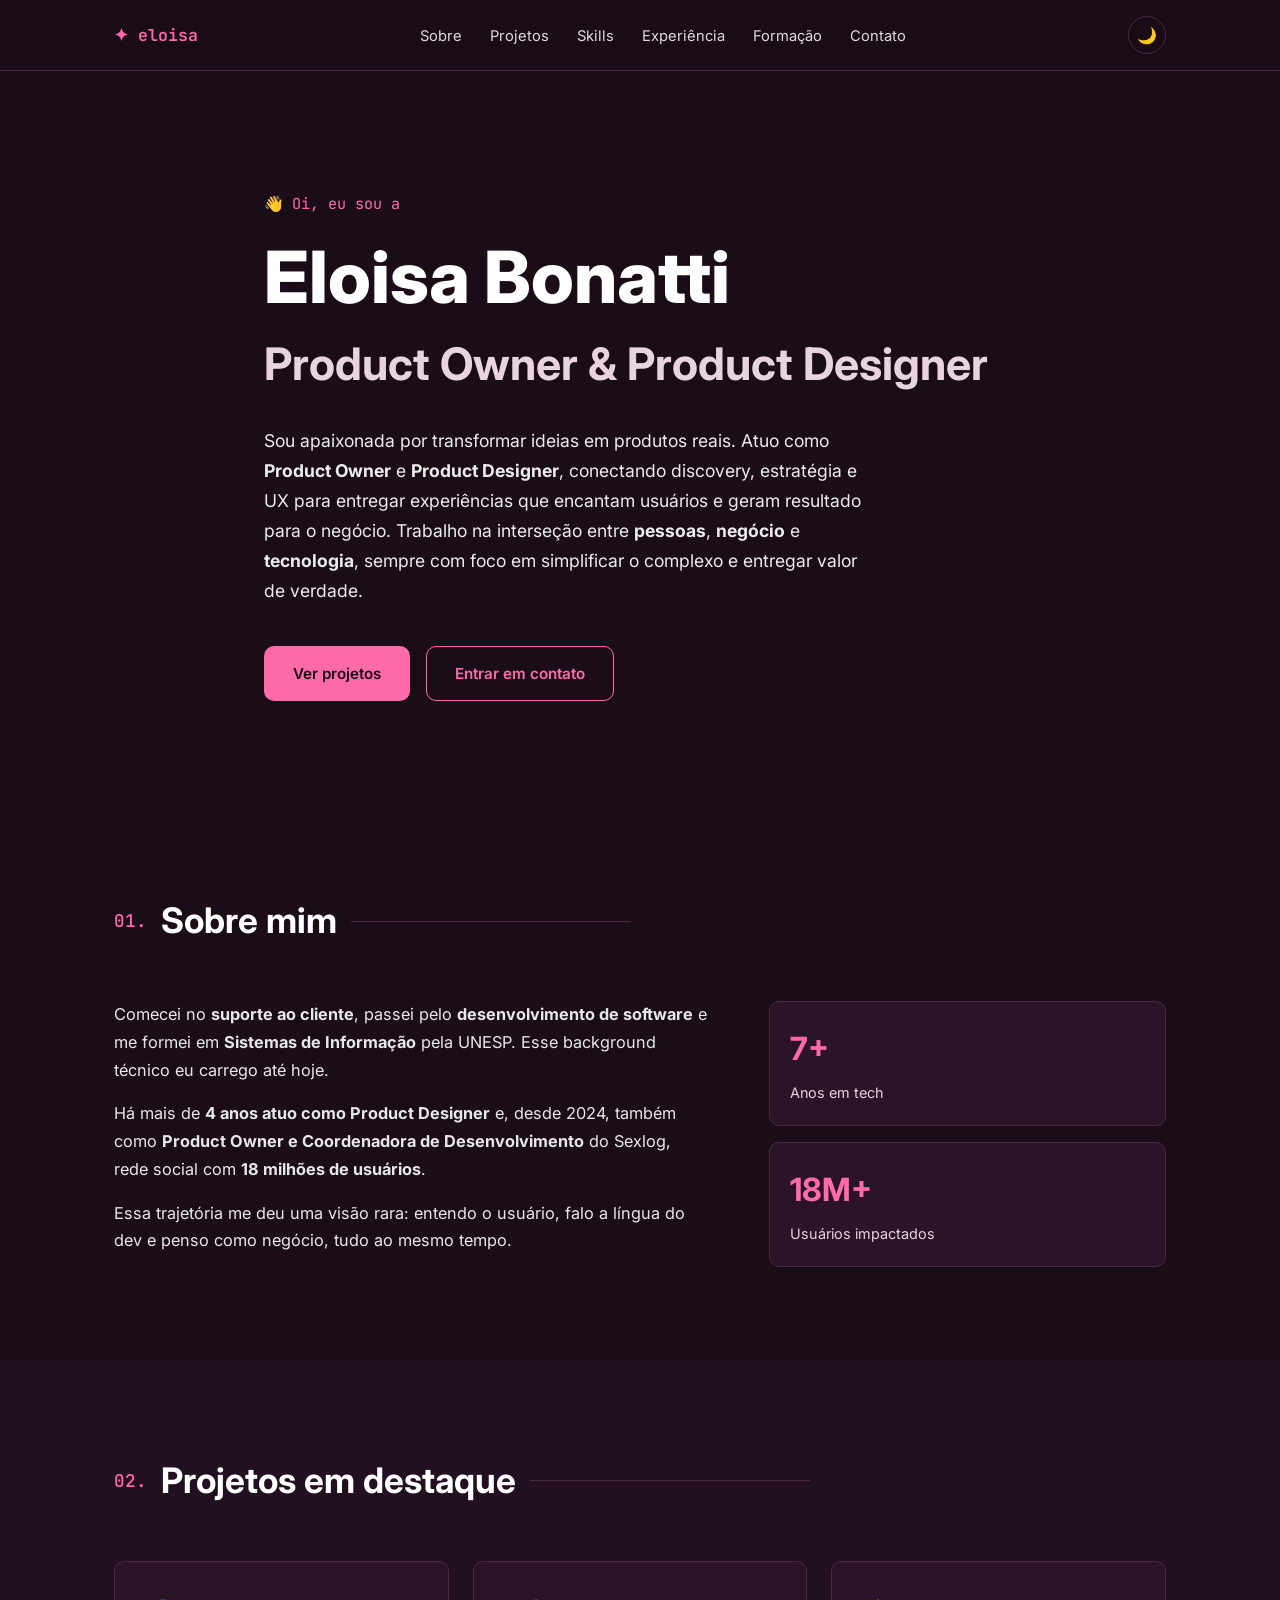
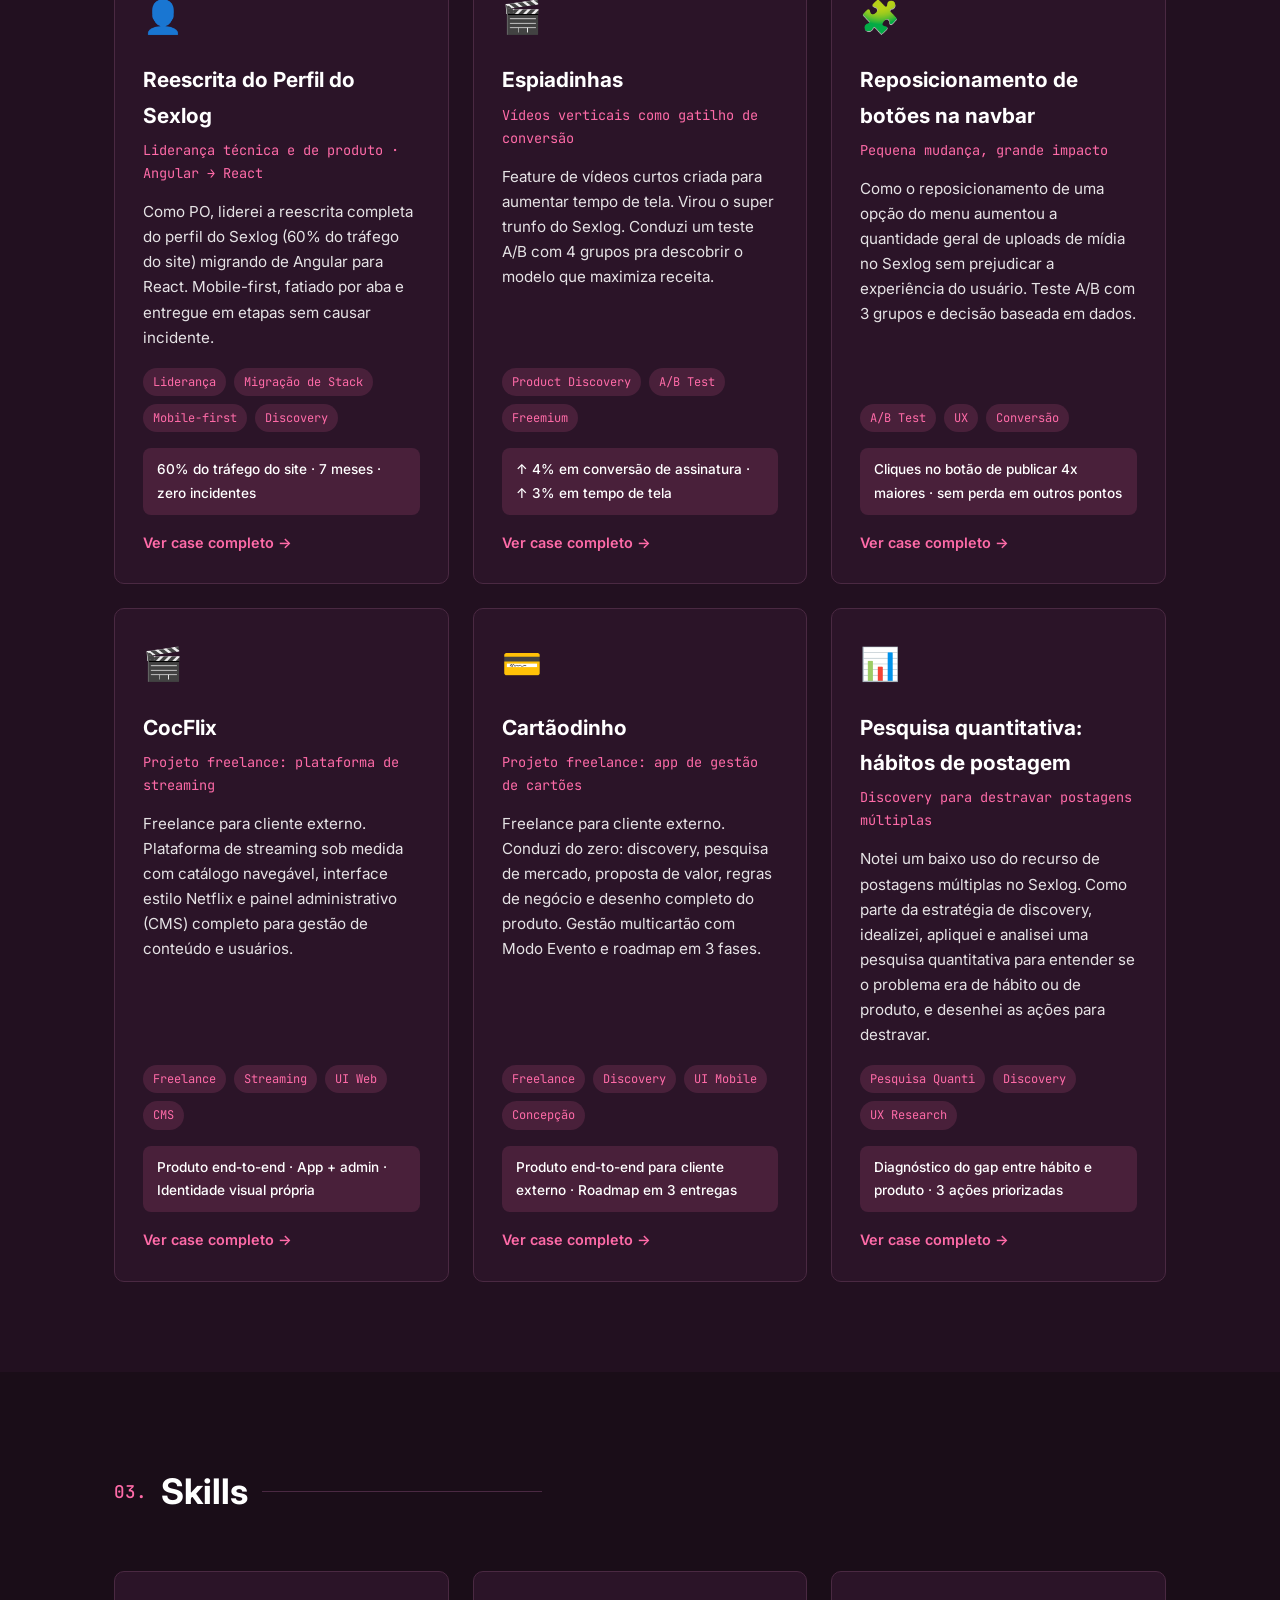
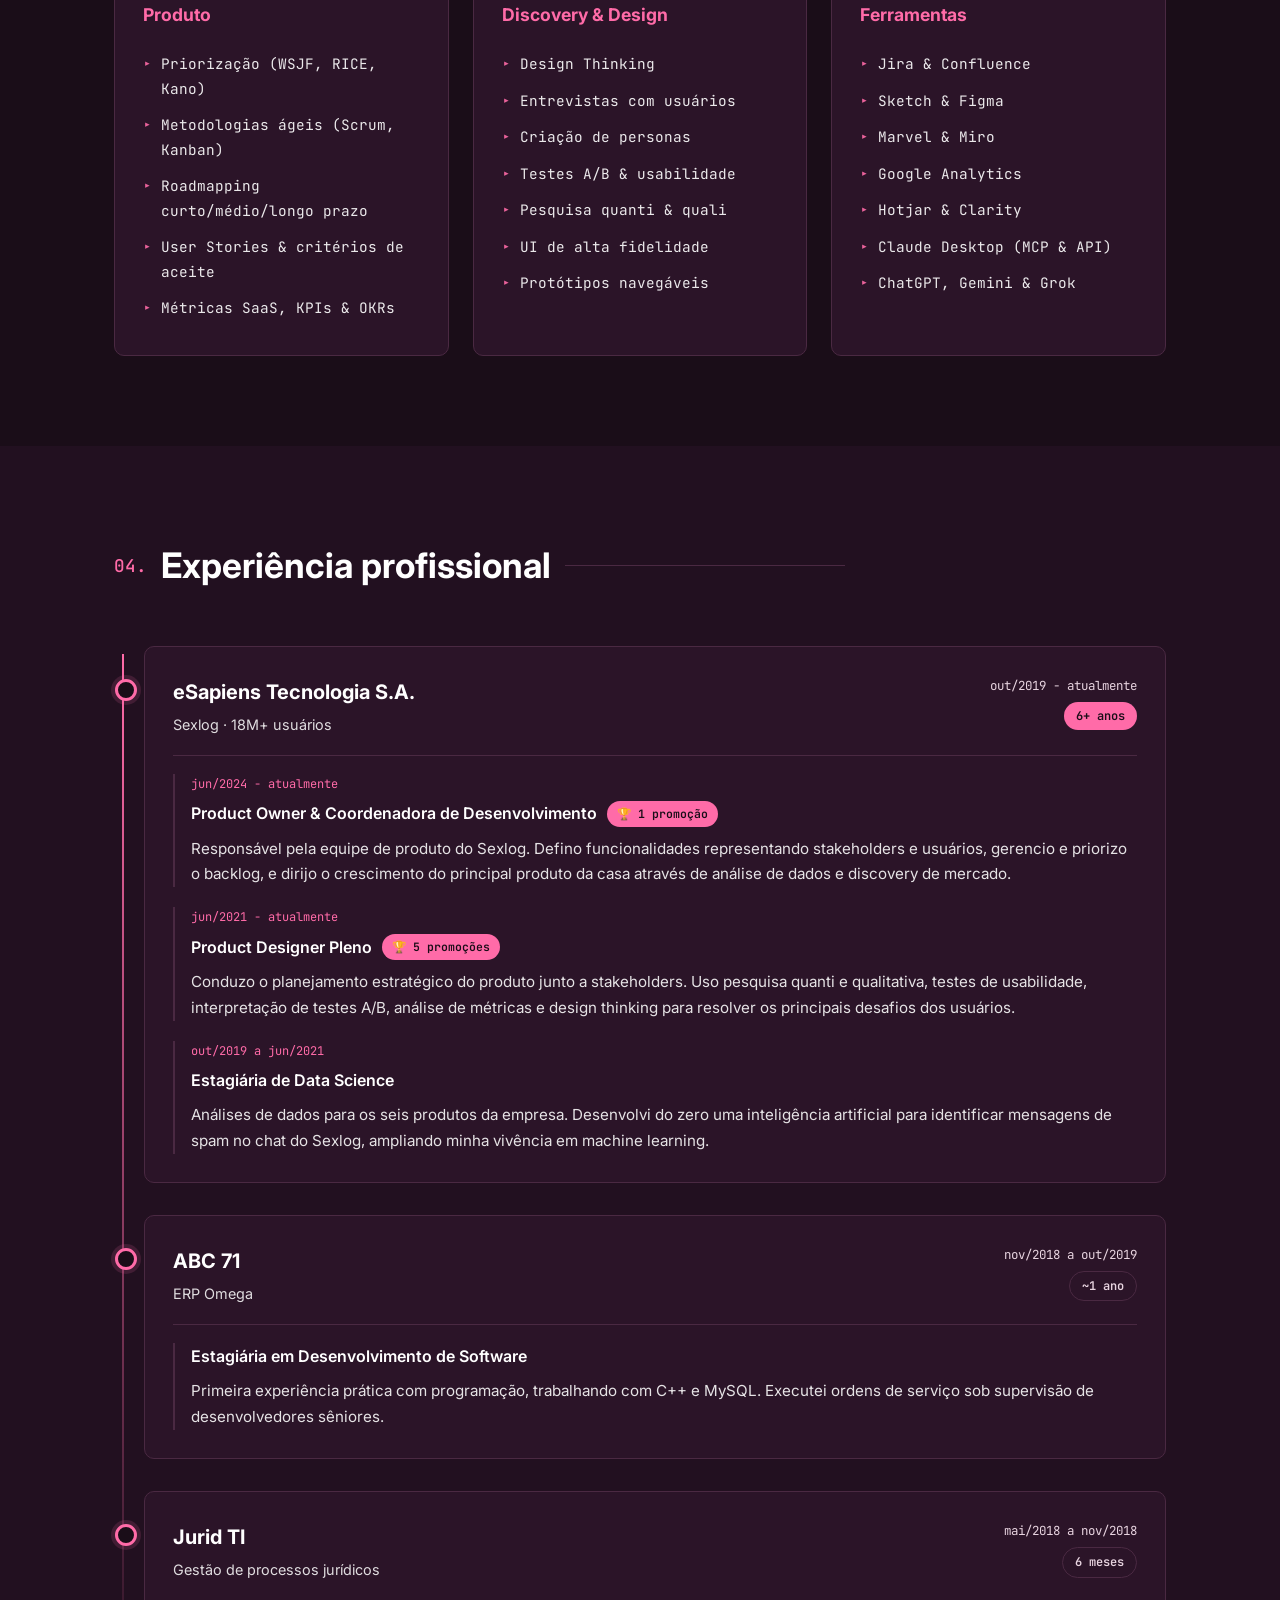
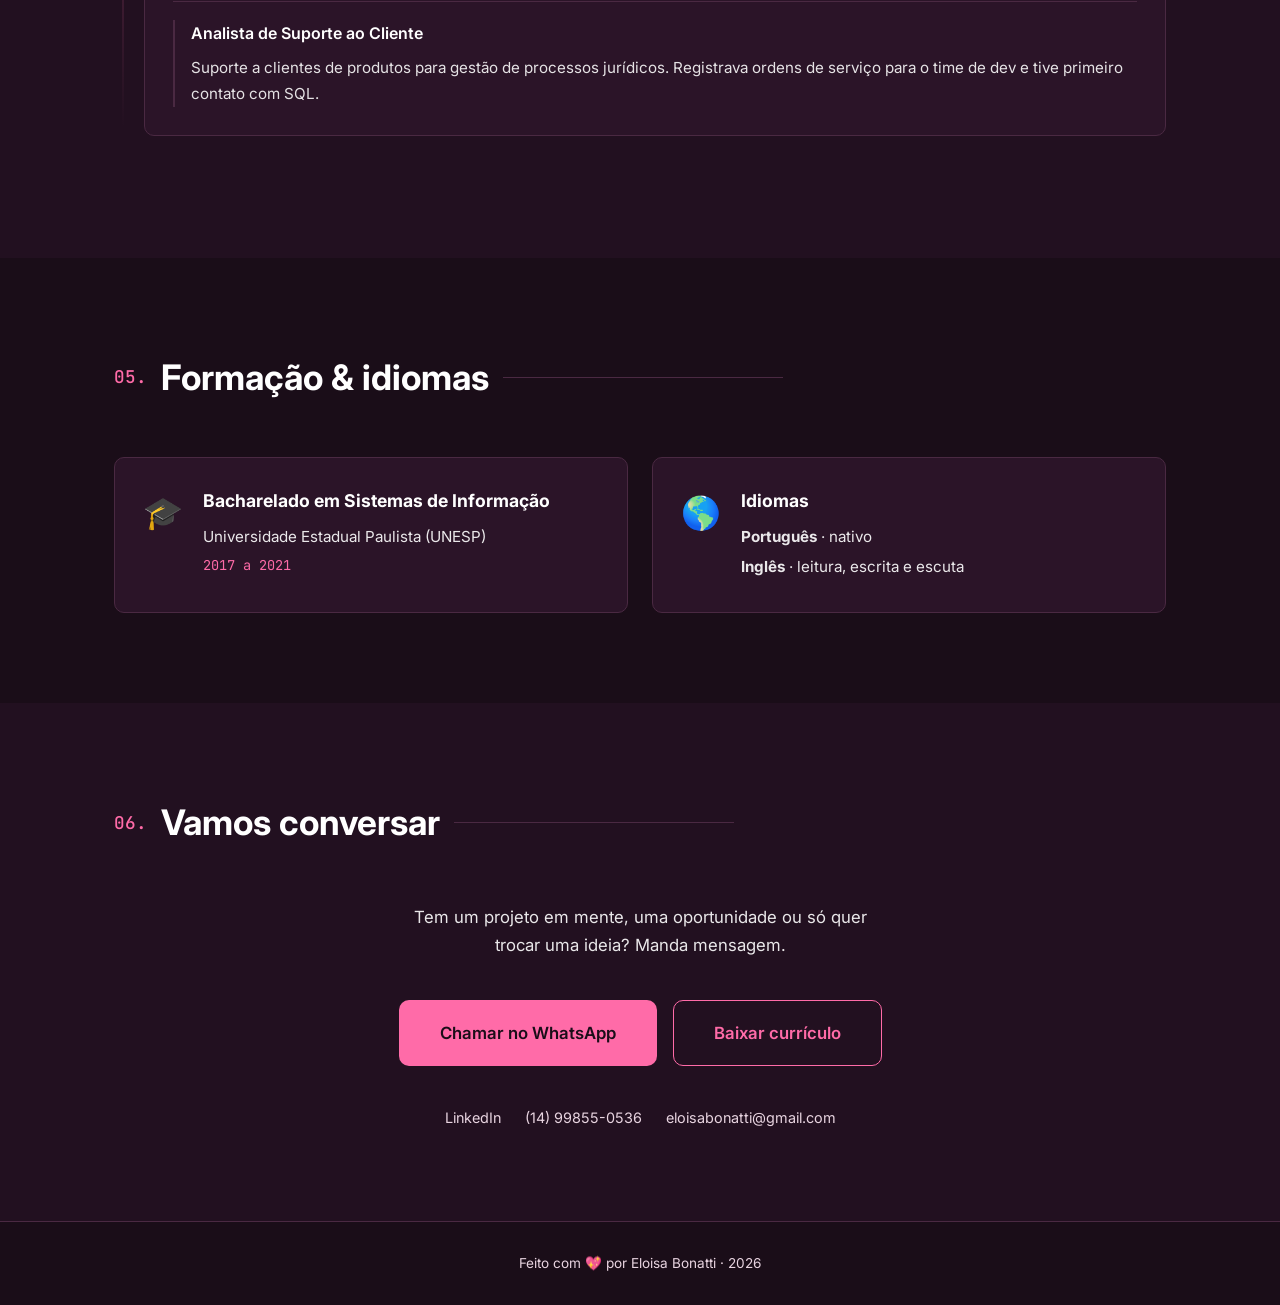
<file: index.html>
<!DOCTYPE html>
<html lang="pt-BR">
<head>
  <meta charset="UTF-8" />
  <meta name="viewport" content="width=device-width, initial-scale=1.0" />
  <meta name="description" content="Portifólio pessoal de Eloisa Bonatti." />
  <title>Eloisa Bonatti · Product Owner & Product Designer</title>
  <link rel="preconnect" href="https://fonts.googleapis.com">
  <link rel="preconnect" href="https://fonts.gstatic.com" crossorigin>
  <link href="https://fonts.googleapis.com/css2?family=Inter:wght@400;500;600;700;800&family=JetBrains+Mono:wght@400;600&display=swap" rel="stylesheet">
  <link rel="stylesheet" href="src/styles/main.css" />
</head>
<body>
  <!-- NAV -->
  <header class="nav">
    <div class="container nav__inner">
      <a href="#" class="nav__logo">✦ eloisa</a>
      <nav>
        <ul class="nav__links">
          <li><a href="#sobre">Sobre</a></li>
          <li><a href="#projetos">Projetos</a></li>
          <li><a href="#skills">Skills</a></li>
          <li><a href="#experiencia">Experiência</a></li>
          <li><a href="#formacao">Formação</a></li>
          <li><a href="#contato">Contato</a></li>
        </ul>
      </nav>
      <button id="themeToggle" class="theme-toggle" aria-label="Alternar tema">🌙</button>
    </div>
  </header>

  <!-- HERO -->
  <section class="hero">
    <div class="container hero__inner">
      <p class="hero__hello">👋 Oi, eu sou a</p>
      <h1 class="hero__name">Eloisa Bonatti</h1>
      <h2 class="hero__role">Product Owner &amp; Product Designer</h2>
      <p class="hero__bio">
        Sou apaixonada por transformar ideias em produtos reais. Atuo como
        <strong>Product Owner</strong> e <strong>Product Designer</strong>, conectando
        discovery, estratégia e UX para entregar experiências que encantam usuários
        e geram resultado para o negócio. Trabalho na interseção entre
        <strong>pessoas</strong>, <strong>negócio</strong> e <strong>tecnologia</strong>,
        sempre com foco em simplificar o complexo e entregar valor de verdade.
      </p>
      <div class="hero__ctas">
        <a href="#projetos" class="btn btn--primary">Ver projetos</a>
        <a href="#contato" class="btn btn--ghost">Entrar em contato</a>
      </div>
    </div>
  </section>

  <!-- SOBRE -->
  <section id="sobre" class="section">
    <div class="container">
      <h2 class="section__title"><span class="section__index">01.</span> Sobre mim</h2>
      <div class="about">
        <div class="about__text">
          <p>
            Comecei no <strong>suporte ao cliente</strong>, passei pelo
            <strong>desenvolvimento de software</strong> e me formei em
            <strong>Sistemas de Informação</strong> pela UNESP. Esse background
            técnico eu carrego até hoje.
          </p>
          <p>
            Há mais de <strong>4 anos atuo como Product Designer</strong> e, desde
            2024, também como <strong>Product Owner e Coordenadora de Desenvolvimento</strong>
            do Sexlog, rede social com <strong>18 milhões de usuários</strong>.
          </p>
          <p>
            Essa trajetória me deu uma visão rara: entendo o usuário, falo a língua
            do dev e penso como negócio, tudo ao mesmo tempo.
          </p>
        </div>
        <div class="about__highlights">
          <div class="highlight"><span class="highlight__num">7+</span><span>Anos em tech</span></div>
          <div class="highlight"><span class="highlight__num">18M+</span><span>Usuários impactados</span></div>
        </div>
      </div>
    </div>
  </section>

  <!-- PROJETOS -->
  <section id="projetos" class="section section--alt">
    <div class="container">
      <h2 class="section__title"><span class="section__index">02.</span> Projetos em destaque</h2>
      <div class="projects" id="projectsGrid">
        <!-- preenchido via JS -->
      </div>
    </div>
  </section>

  <!-- SKILLS -->
  <section id="skills" class="section">
    <div class="container">
      <h2 class="section__title"><span class="section__index">03.</span> Skills</h2>
      <div class="skills">
        <div class="skill-group">
          <h3>Produto</h3>
          <ul>
            <li>Priorização (WSJF, RICE, Kano)</li>
            <li>Metodologias ágeis (Scrum, Kanban)</li>
            <li>Roadmapping curto/médio/longo prazo</li>
            <li>User Stories &amp; critérios de aceite</li>
            <li>Métricas SaaS, KPIs &amp; OKRs</li>
          </ul>
        </div>
        <div class="skill-group">
          <h3>Discovery &amp; Design</h3>
          <ul>
            <li>Design Thinking</li>
            <li>Entrevistas com usuários</li>
            <li>Criação de personas</li>
            <li>Testes A/B &amp; usabilidade</li>
            <li>Pesquisa quanti &amp; quali</li>
            <li>UI de alta fidelidade</li>
            <li>Protótipos navegáveis</li>
          </ul>
        </div>
        <div class="skill-group">
          <h3>Ferramentas</h3>
          <ul>
            <li>Jira &amp; Confluence</li>
            <li>Sketch &amp; Figma</li>
            <li>Marvel &amp; Miro</li>
            <li>Google Analytics</li>
            <li>Hotjar &amp; Clarity</li>
            <li>Claude Desktop (MCP &amp; API)</li>
            <li>ChatGPT, Gemini &amp; Grok</li>
          </ul>
        </div>
      </div>
    </div>
  </section>

  <!-- EXPERIÊNCIA -->
  <section id="experiencia" class="section section--alt">
    <div class="container">
      <h2 class="section__title"><span class="section__index">04.</span> Experiência profissional</h2>
      <div class="timeline">

        <div class="timeline__item">
          <div class="timeline__header">
            <div>
              <h3 class="timeline__company-name">eSapiens Tecnologia S.A.</h3>
              <div class="timeline__company-sub">Sexlog · 18M+ usuários</div>
            </div>
            <div class="timeline__tenure">
              <span class="timeline__period">out/2019 - atualmente</span>
              <span class="timeline__badge">6+ anos</span>
            </div>
          </div>

          <div class="timeline__roles">
            <div class="role">
              <div class="role__period">jun/2024 - atualmente</div>
              <h4 class="role__title">
                Product Owner &amp; Coordenadora de Desenvolvimento
                <span class="role__promo">🏆 1 promoção</span>
              </h4>
              <p class="role__desc">
                Responsável pela equipe de produto do Sexlog. Defino funcionalidades
                representando stakeholders e usuários, gerencio e priorizo o backlog, e
                dirijo o crescimento do principal produto da casa através de análise de
                dados e discovery de mercado.
              </p>
            </div>

            <div class="role">
              <div class="role__period">jun/2021 - atualmente</div>
              <h4 class="role__title">
                Product Designer Pleno
                <span class="role__promo">🏆 5 promoções</span>
              </h4>
              <p class="role__desc">
                Conduzo o planejamento estratégico do produto junto a stakeholders. Uso
                pesquisa quanti e qualitativa, testes de usabilidade, interpretação de
                testes A/B, análise de métricas e design thinking para resolver os
                principais desafios dos usuários.
              </p>
            </div>

            <div class="role">
              <div class="role__period">out/2019 a jun/2021</div>
              <h4 class="role__title">Estagiária de Data Science</h4>
              <p class="role__desc">
                Análises de dados para os seis produtos da empresa. Desenvolvi do zero
                uma inteligência artificial para identificar mensagens de spam no chat
                do Sexlog, ampliando minha vivência em machine learning.
              </p>
            </div>
          </div>
        </div>

        <div class="timeline__item">
          <div class="timeline__header">
            <div>
              <h3 class="timeline__company-name">ABC 71</h3>
              <div class="timeline__company-sub">ERP Omega</div>
            </div>
            <div class="timeline__tenure">
              <span class="timeline__period">nov/2018 a out/2019</span>
              <span class="timeline__badge timeline__badge--soft">~1 ano</span>
            </div>
          </div>
          <div class="timeline__roles">
            <div class="role">
              <h4 class="role__title">Estagiária em Desenvolvimento de Software</h4>
              <p class="role__desc">
                Primeira experiência prática com programação, trabalhando com C++ e MySQL.
                Executei ordens de serviço sob supervisão de desenvolvedores sêniores.
              </p>
            </div>
          </div>
        </div>

        <div class="timeline__item">
          <div class="timeline__header">
            <div>
              <h3 class="timeline__company-name">Jurid TI</h3>
              <div class="timeline__company-sub">Gestão de processos jurídicos</div>
            </div>
            <div class="timeline__tenure">
              <span class="timeline__period">mai/2018 a nov/2018</span>
              <span class="timeline__badge timeline__badge--soft">6 meses</span>
            </div>
          </div>
          <div class="timeline__roles">
            <div class="role">
              <h4 class="role__title">Analista de Suporte ao Cliente</h4>
              <p class="role__desc">
                Suporte a clientes de produtos para gestão de processos jurídicos.
                Registrava ordens de serviço para o time de dev e tive primeiro contato com SQL.
              </p>
            </div>
          </div>
        </div>

      </div>
    </div>
  </section>
  <!-- FORMAÇÃO -->
  <section id="formacao" class="section">
    <div class="container">
      <h2 class="section__title"><span class="section__index">05.</span> Formação &amp; idiomas</h2>
      <div class="education">
        <div class="education__card">
          <div class="education__icon">🎓</div>
          <div>
            <h3>Bacharelado em Sistemas de Informação</h3>
            <p class="education__school">Universidade Estadual Paulista (UNESP)</p>
            <p class="education__period">2017 a 2021</p>
          </div>
        </div>
        <div class="education__card">
          <div class="education__icon">🌎</div>
          <div>
            <h3>Idiomas</h3>
            <p class="education__school"><strong>Português</strong> · nativo</p>
            <p class="education__school"><strong>Inglês</strong> · leitura, escrita e escuta</p>
          </div>
        </div>
      </div>
    </div>
  </section>

  <!-- CONTATO -->
  <section id="contato" class="section section--alt">
    <div class="container contact">
      <h2 class="section__title"><span class="section__index">06.</span> Vamos conversar</h2>
      <p class="contact__lead">
        Tem um projeto em mente, uma oportunidade ou só quer trocar uma ideia? Manda mensagem.
      </p>
      <div class="contact__ctas">
        <a href="https://wa.me/5514998550536" target="_blank" rel="noopener" class="btn btn--primary btn--large">Chamar no WhatsApp</a>
        <a href="public/CV_EloisaBonatti.pdf" target="_blank" rel="noopener" class="btn btn--ghost btn--large">Baixar currículo</a>
      </div>
      <div class="contact__social">
        <a href="https://linkedin.com/in/" target="_blank" rel="noopener">LinkedIn</a>
        <a href="https://wa.me/5514998550536" target="_blank" rel="noopener">(14) 99855-0536</a>
        <a href="mailto:eloisabonatti@gmail.com">eloisabonatti@gmail.com</a>
      </div>
    </div>
  </section>

  <footer class="footer">
    <div class="container">
      <p>Feito com 💖 por Eloisa Bonatti · <span id="year"></span></p>
    </div>
  </footer>

  <script src="src/utils/main.js"></script>
</body>
</html>
</file>
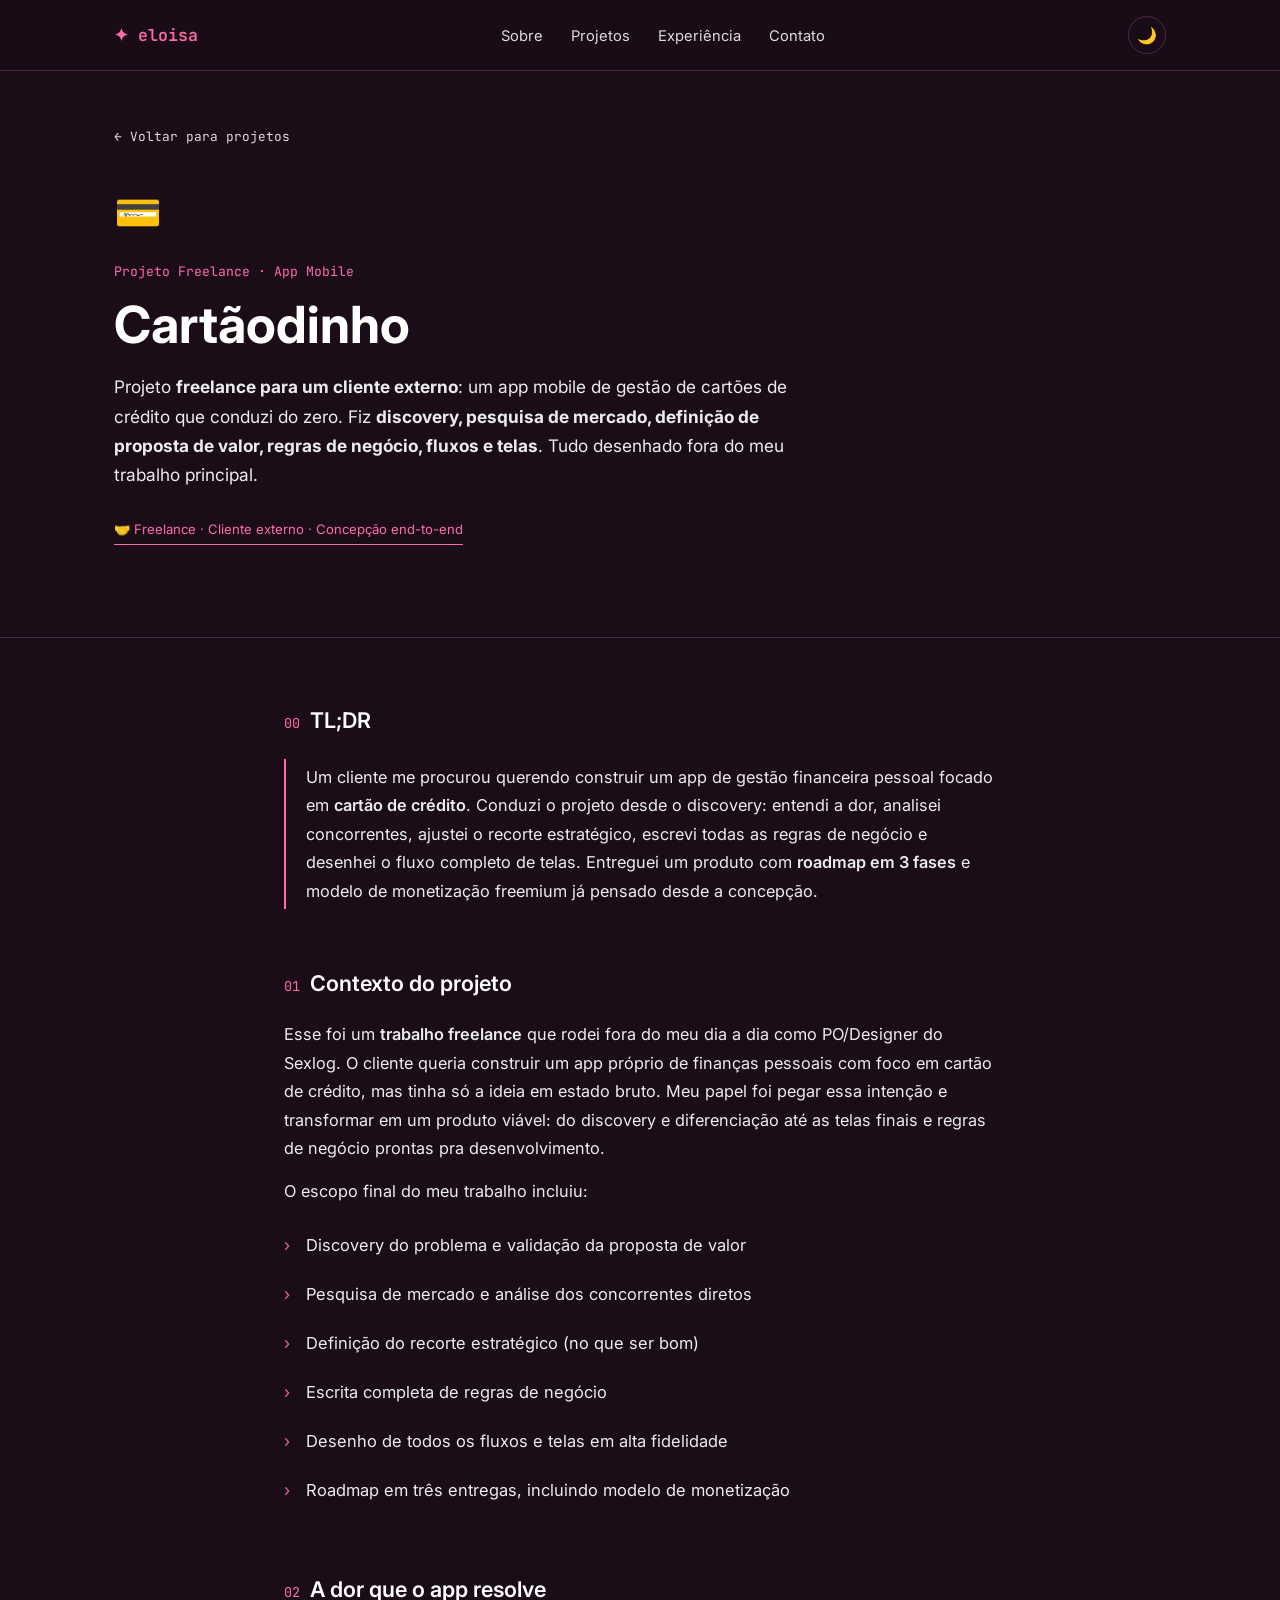
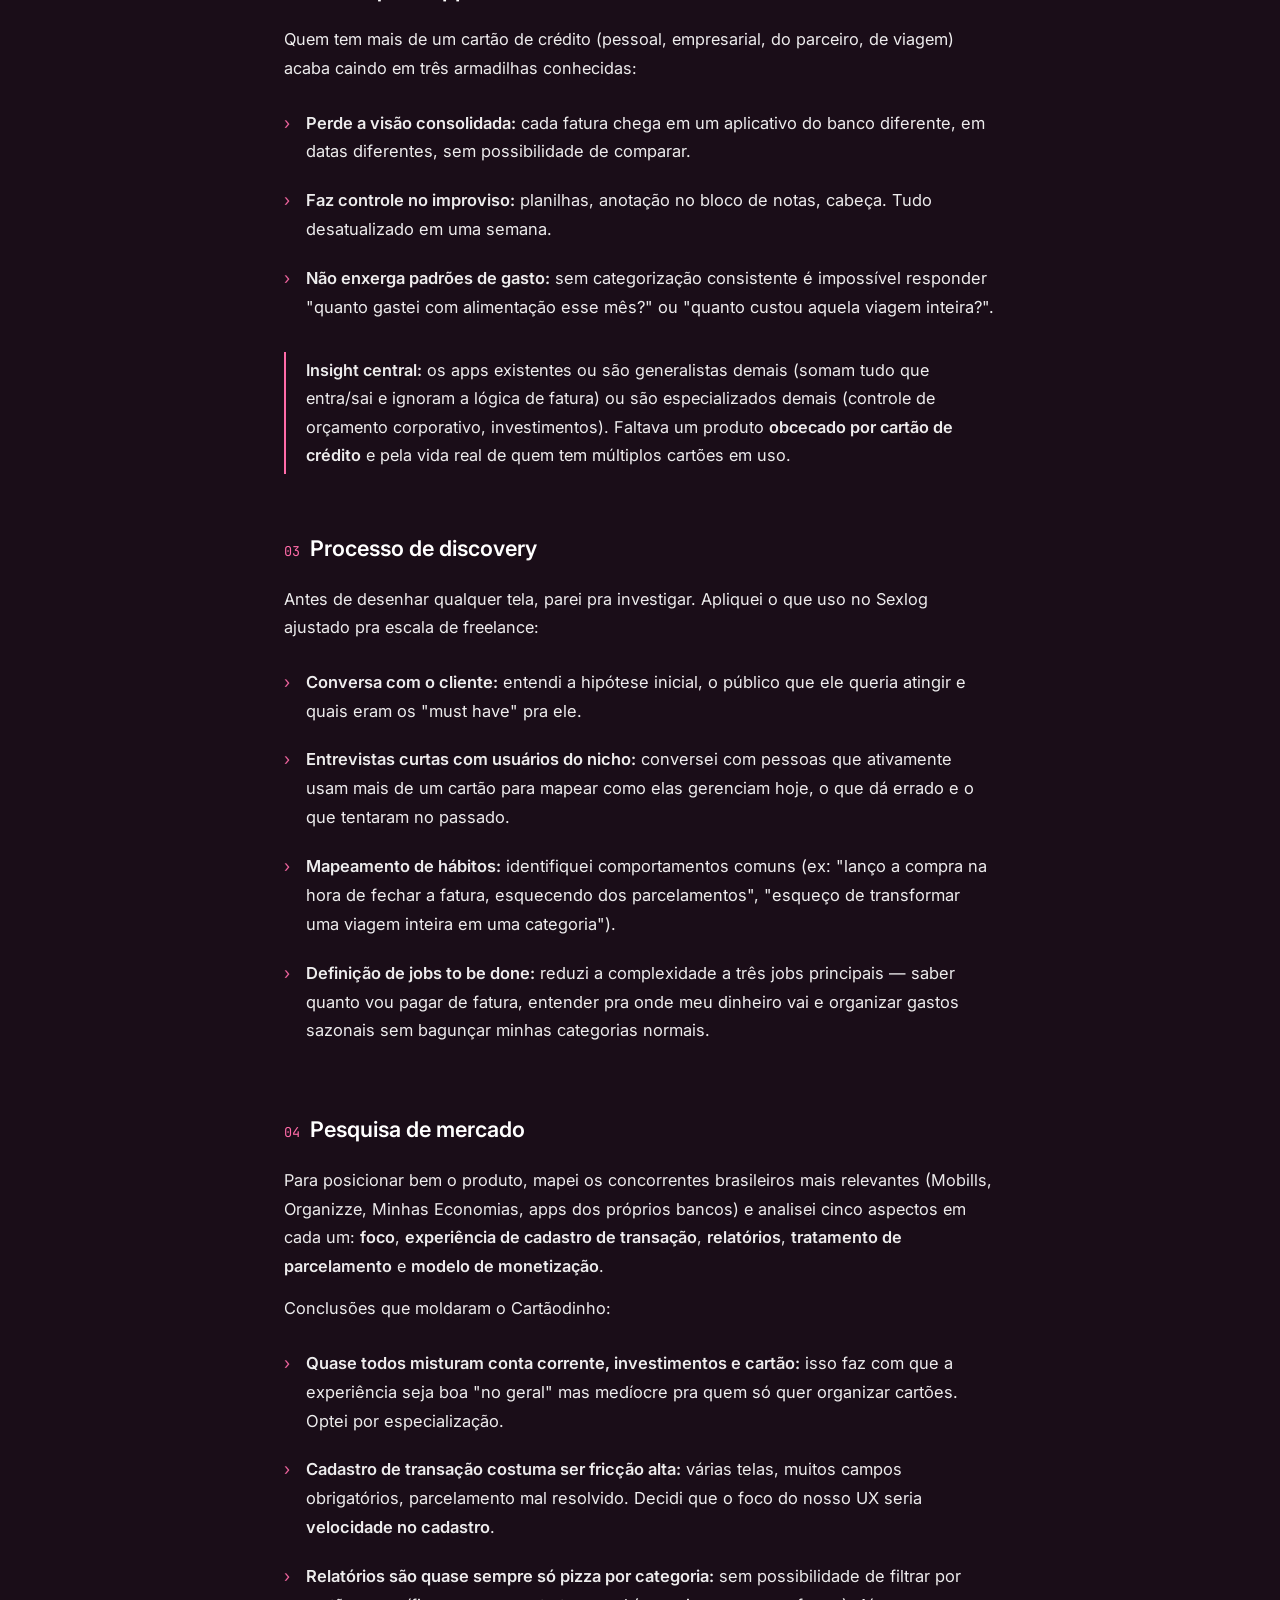
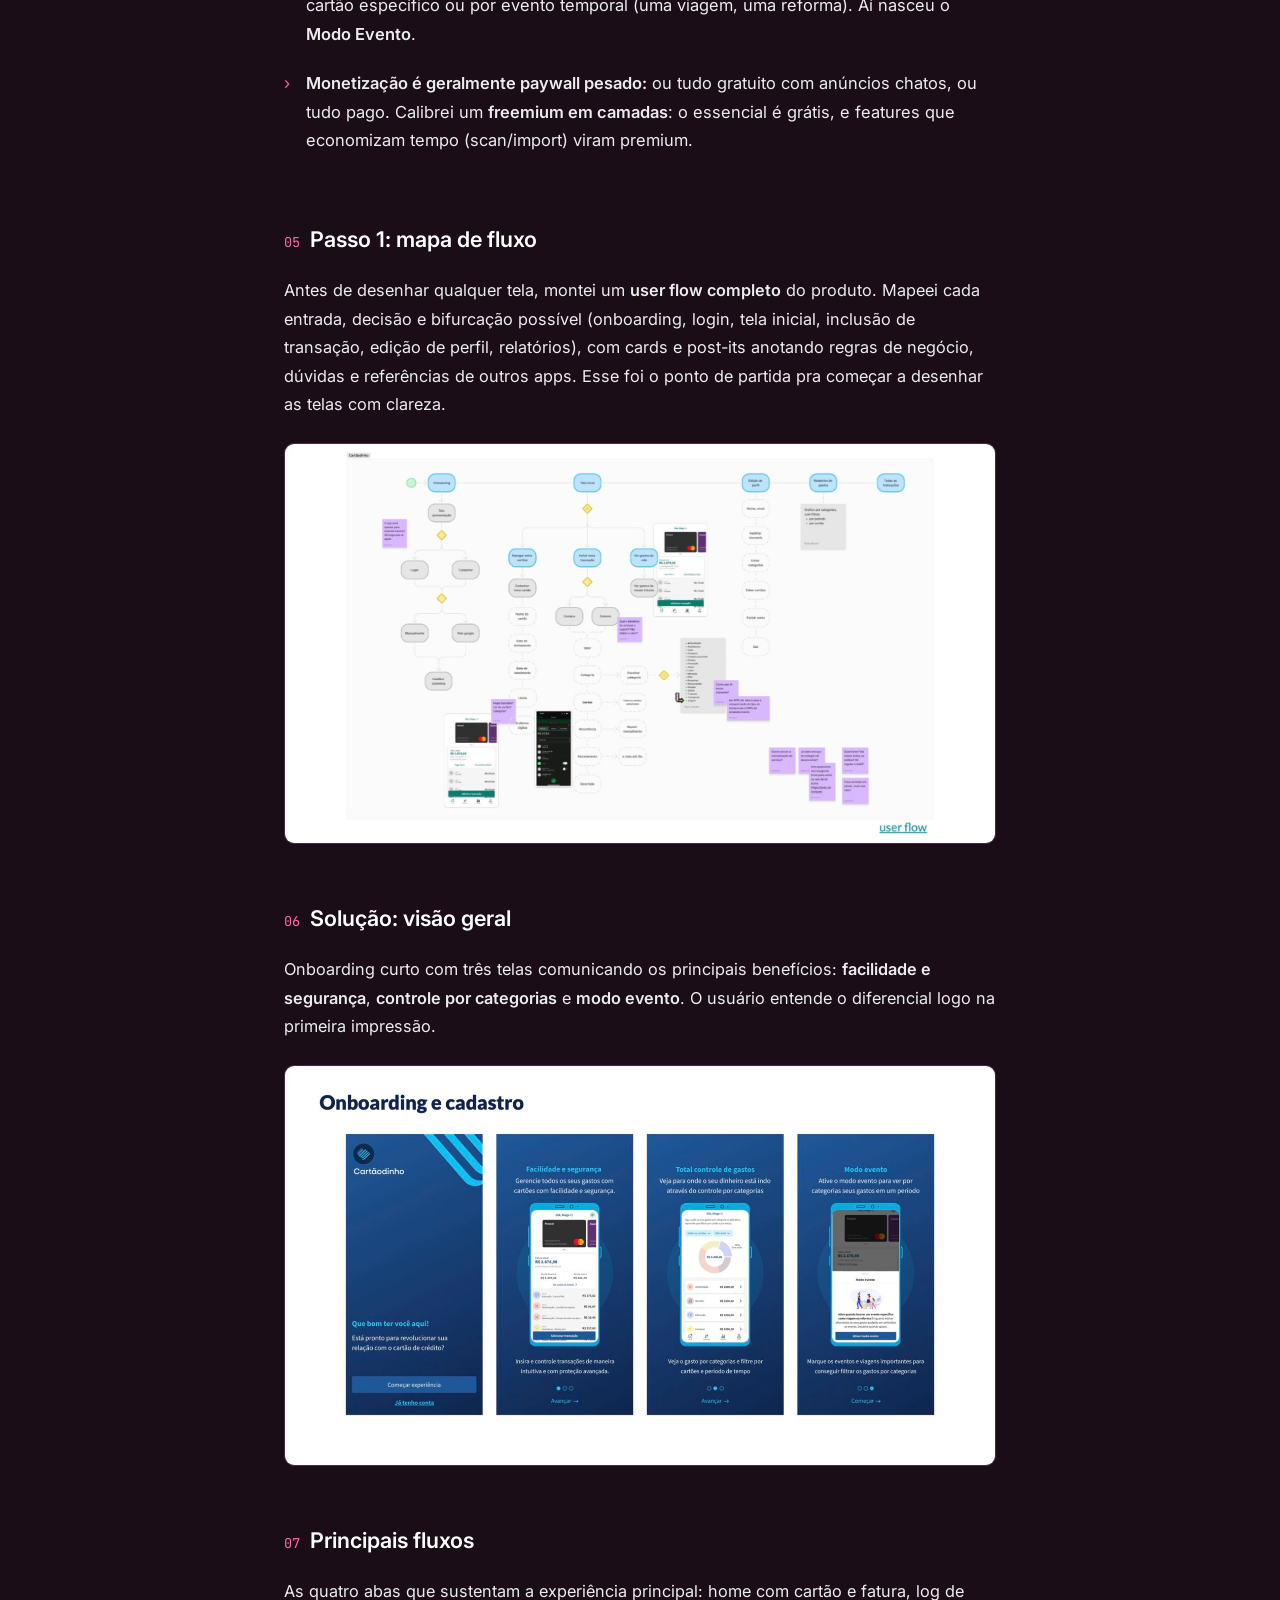
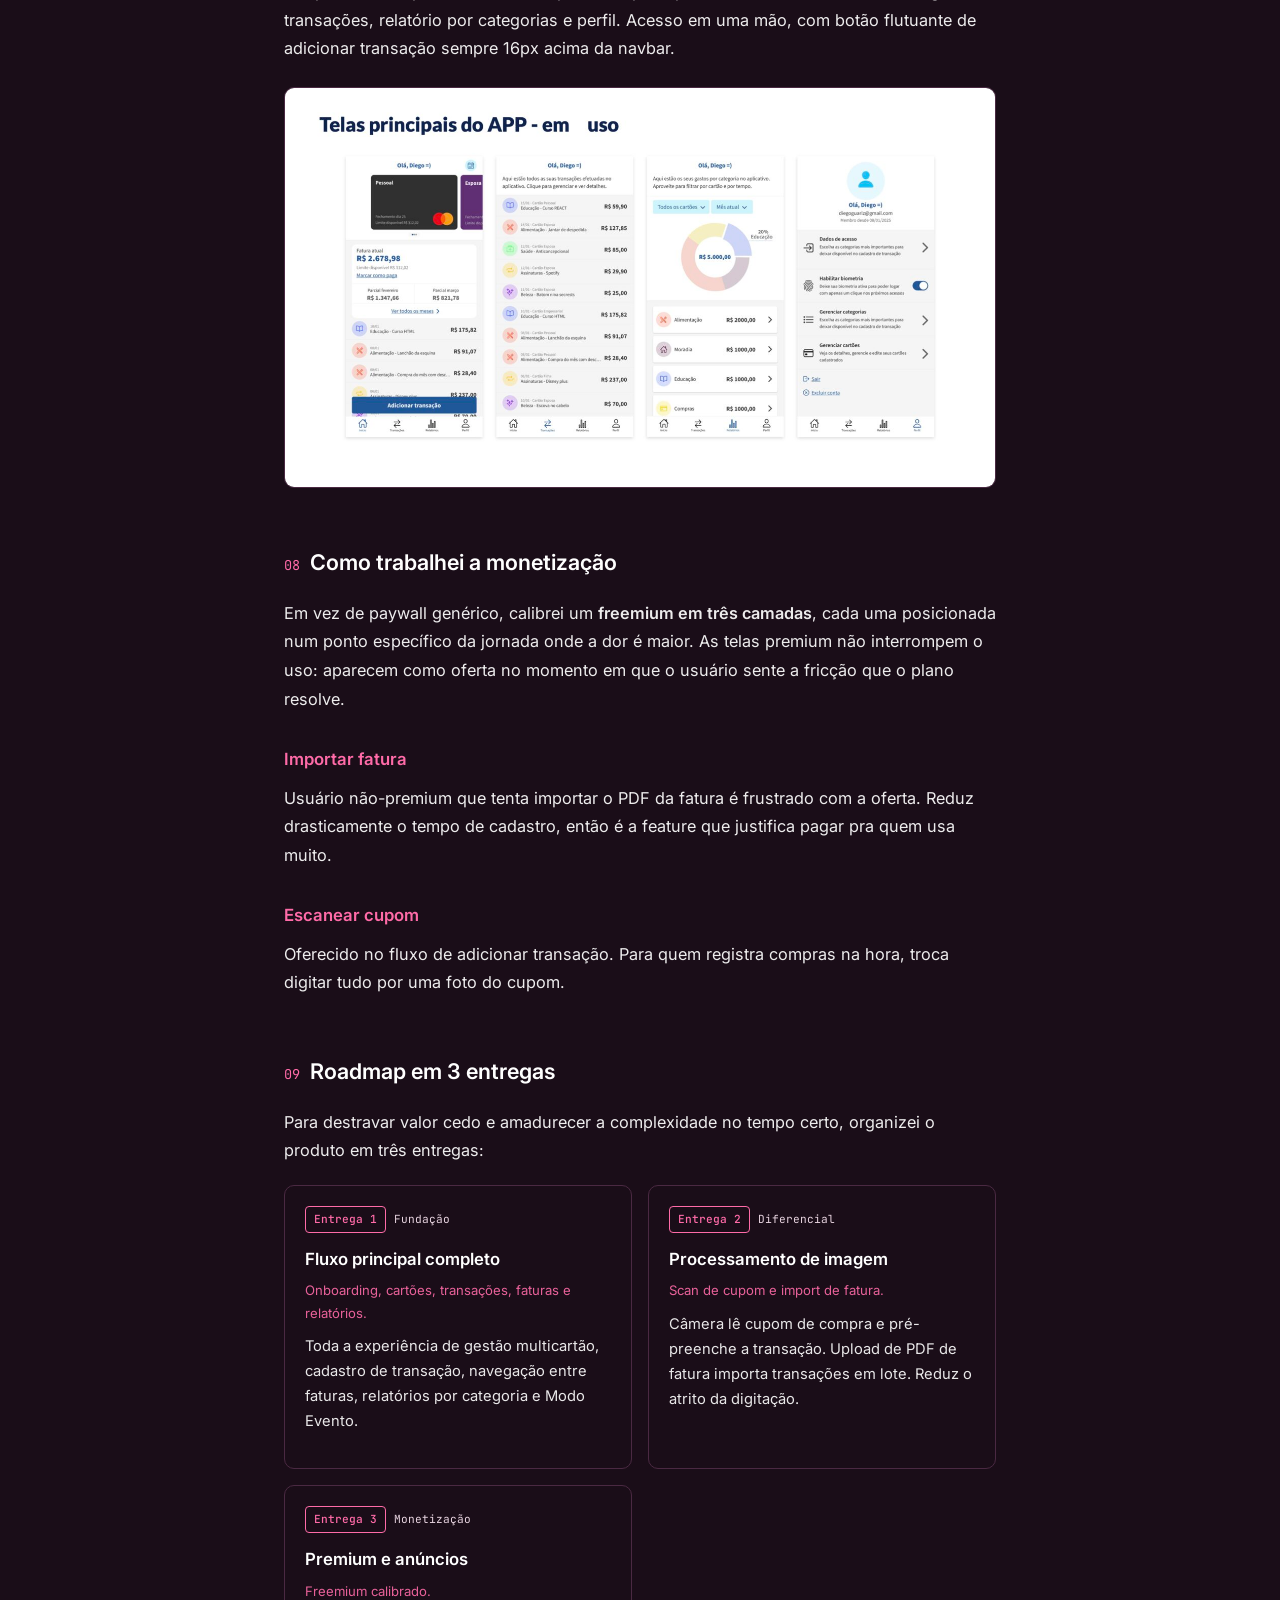
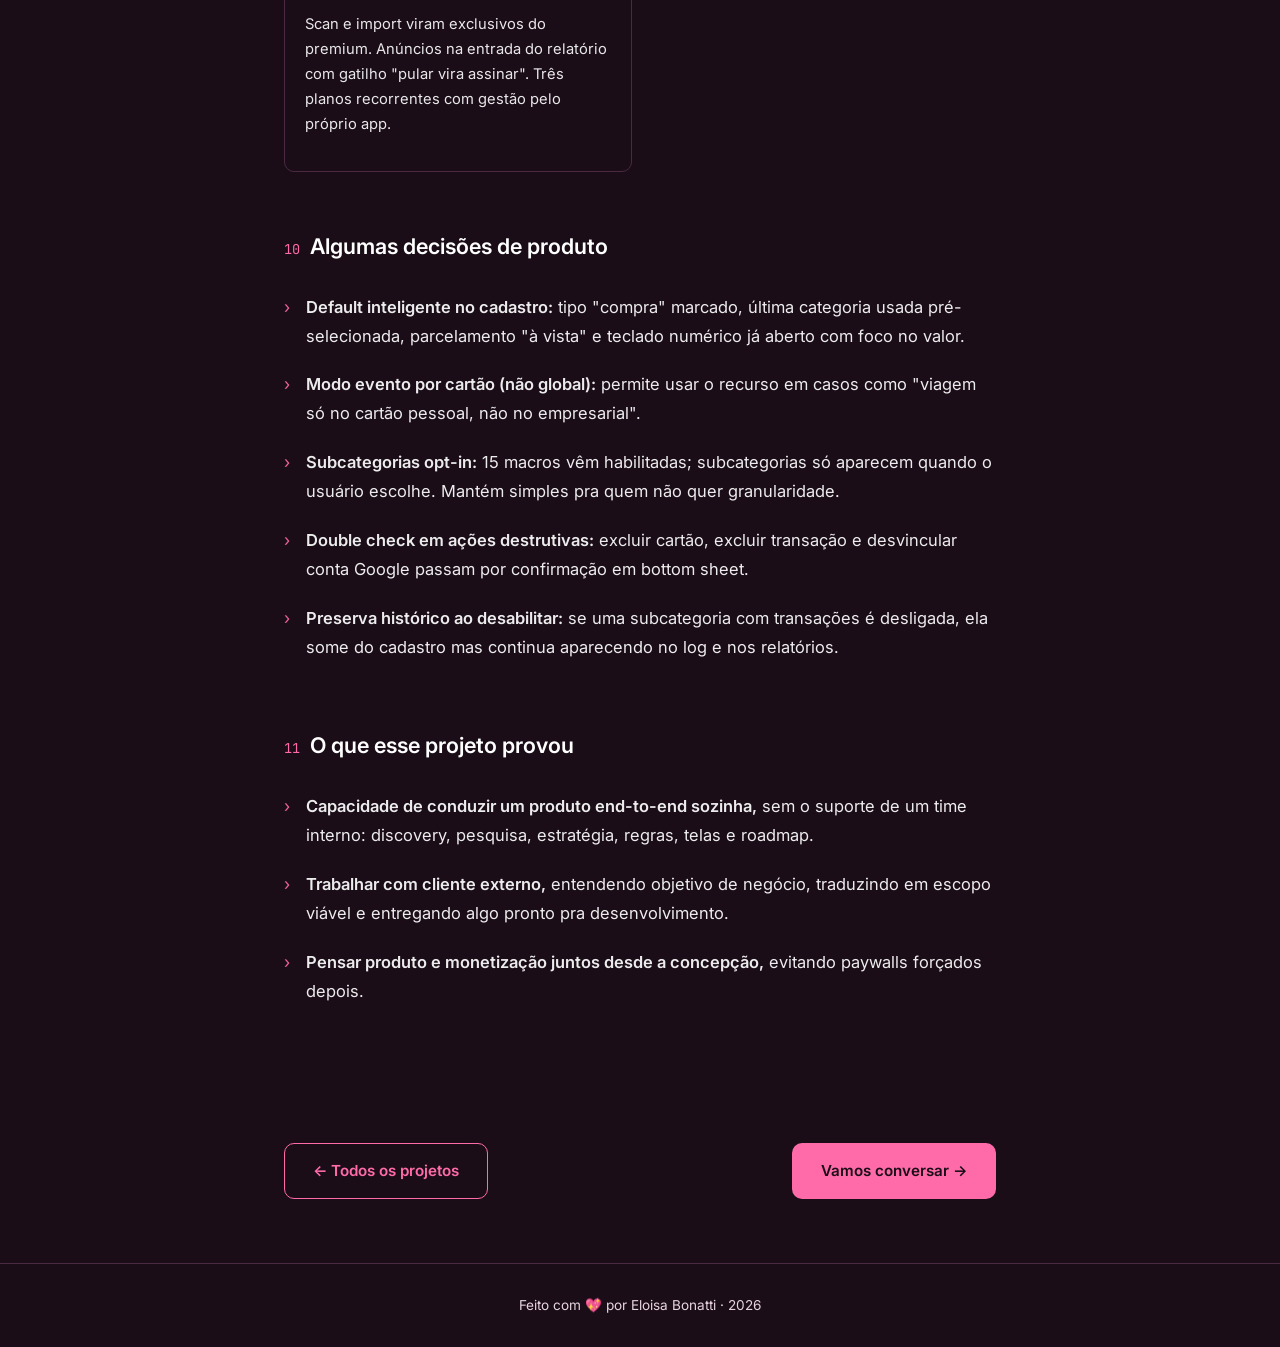
<file: projetos/cartaodinho.html>
<!DOCTYPE html>
<html lang="pt-BR">
<head>
  <meta charset="UTF-8" />
  <meta name="viewport" content="width=device-width, initial-scale=1.0" />
  <meta name="description" content="Cartãodinho: projeto freelance de app de gestão de cartões de crédito. Discovery, pesquisa de mercado e design completo." />
  <title>Cartãodinho · Projeto Freelance · Eloisa Bonatti</title>
  <link rel="preconnect" href="https://fonts.googleapis.com">
  <link rel="preconnect" href="https://fonts.gstatic.com" crossorigin>
  <link href="https://fonts.googleapis.com/css2?family=Inter:wght@400;500;600;700;800&family=JetBrains+Mono:wght@400;600&display=swap" rel="stylesheet">
  <link rel="stylesheet" href="../src/styles/main.css" />
  <link rel="stylesheet" href="../src/styles/case.css" />
</head>
<body>
  <!-- NAV -->
  <header class="nav">
    <div class="container nav__inner">
      <a href="../index.html" class="nav__logo">✦ eloisa</a>
      <nav>
        <ul class="nav__links">
          <li><a href="../index.html#sobre">Sobre</a></li>
          <li><a href="../index.html#projetos">Projetos</a></li>
          <li><a href="../index.html#experiencia">Experiência</a></li>
          <li><a href="../index.html#contato">Contato</a></li>
        </ul>
      </nav>
      <button id="themeToggle" class="theme-toggle" aria-label="Alternar tema">🌙</button>
    </div>
  </header>

  <!-- CASE HERO -->
  <section class="case-hero">
    <div class="container">
      <a href="../index.html#projetos" class="back-link">← Voltar para projetos</a>
      <div class="case-hero__icon">💳</div>
      <p class="case-hero__category">Projeto Freelance · App Mobile</p>
      <h1 class="case-hero__title">Cartãodinho</h1>
      <p class="case-hero__subtitle">
        Projeto <strong>freelance para um cliente externo</strong>: um app mobile
        de gestão de cartões de crédito que conduzi do zero. Fiz <strong>discovery,
        pesquisa de mercado, definição de proposta de valor, regras de negócio,
        fluxos e telas</strong>. Tudo desenhado fora do meu trabalho principal.
      </p>
      <div class="author-badge">🤝 Freelance · Cliente externo · Concepção end-to-end</div>
    </div>
  </section>

  <!-- CASE BODY -->
  <article class="case-body container">

    <!-- TL;DR -->
    <section class="case-section">
      <h2><span class="case-section__num">00</span> TL;DR</h2>
      <div class="callout">
        <p>
          Um cliente me procurou querendo construir um app de gestão financeira
          pessoal focado em <strong>cartão de crédito</strong>. Conduzi o projeto
          desde o discovery: entendi a dor, analisei concorrentes, ajustei o
          recorte estratégico, escrevi todas as regras de negócio e desenhei o
          fluxo completo de telas. Entreguei um produto com <strong>roadmap em
          3 fases</strong> e modelo de monetização freemium já pensado desde a
          concepção.
        </p>
      </div>
    </section>

    <!-- CONTEXTO DO FREELANCE -->
    <section class="case-section">
      <h2><span class="case-section__num">01</span> Contexto do projeto</h2>
      <p>
        Esse foi um <strong>trabalho freelance</strong> que rodei fora do meu dia
        a dia como PO/Designer do Sexlog. O cliente queria construir um app
        próprio de finanças pessoais com foco em cartão de crédito, mas tinha só
        a ideia em estado bruto. Meu papel foi pegar essa intenção e transformar
        em um produto viável: do discovery e diferenciação até as telas finais e
        regras de negócio prontas pra desenvolvimento.
      </p>
      <p>
        O escopo final do meu trabalho incluiu:
      </p>
      <ul class="bullet-list">
        <li>Discovery do problema e validação da proposta de valor</li>
        <li>Pesquisa de mercado e análise dos concorrentes diretos</li>
        <li>Definição do recorte estratégico (no que ser bom)</li>
        <li>Escrita completa de regras de negócio</li>
        <li>Desenho de todos os fluxos e telas em alta fidelidade</li>
        <li>Roadmap em três entregas, incluindo modelo de monetização</li>
      </ul>
    </section>

    <!-- A DOR -->
    <section class="case-section">
      <h2><span class="case-section__num">02</span> A dor que o app resolve</h2>
      <p>
        Quem tem mais de um cartão de crédito (pessoal, empresarial, do parceiro,
        de viagem) acaba caindo em três armadilhas conhecidas:
      </p>
      <ul class="bullet-list">
        <li>
          <strong>Perde a visão consolidada:</strong> cada fatura chega em um
          aplicativo do banco diferente, em datas diferentes, sem possibilidade
          de comparar.
        </li>
        <li>
          <strong>Faz controle no improviso:</strong> planilhas, anotação no bloco
          de notas, cabeça. Tudo desatualizado em uma semana.
        </li>
        <li>
          <strong>Não enxerga padrões de gasto:</strong> sem categorização
          consistente é impossível responder "quanto gastei com alimentação esse
          mês?" ou "quanto custou aquela viagem inteira?".
        </li>
      </ul>
      <div class="callout">
        <p>
          <strong>Insight central:</strong> os apps existentes ou são
          generalistas demais (somam tudo que entra/sai e ignoram a lógica de
          fatura) ou são especializados demais (controle de orçamento corporativo,
          investimentos). Faltava um produto <strong>obcecado por cartão de
          crédito</strong> e pela vida real de quem tem múltiplos cartões em uso.
        </p>
      </div>
    </section>

    <!-- DISCOVERY -->
    <section class="case-section">
      <h2><span class="case-section__num">03</span> Processo de discovery</h2>
      <p>
        Antes de desenhar qualquer tela, parei pra investigar. Apliquei o que uso
        no Sexlog ajustado pra escala de freelance:
      </p>
      <ul class="bullet-list">
        <li>
          <strong>Conversa com o cliente:</strong> entendi a hipótese inicial,
          o público que ele queria atingir e quais eram os "must have" pra ele.
        </li>
        <li>
          <strong>Entrevistas curtas com usuários do nicho:</strong> conversei
          com pessoas que ativamente usam mais de um cartão para mapear como
          elas gerenciam hoje, o que dá errado e o que tentaram no passado.
        </li>
        <li>
          <strong>Mapeamento de hábitos:</strong> identifiquei comportamentos
          comuns (ex: "lanço a compra na hora de fechar a fatura, esquecendo
          dos parcelamentos", "esqueço de transformar uma viagem inteira em
          uma categoria").
        </li>
        <li>
          <strong>Definição de jobs to be done:</strong> reduzi a complexidade
          a três jobs principais — saber quanto vou pagar de fatura, entender
          pra onde meu dinheiro vai e organizar gastos sazonais sem bagunçar
          minhas categorias normais.
        </li>
      </ul>
    </section>

    <!-- PESQUISA DE MERCADO -->
    <section class="case-section">
      <h2><span class="case-section__num">04</span> Pesquisa de mercado</h2>
      <p>
        Para posicionar bem o produto, mapei os concorrentes brasileiros mais
        relevantes (Mobills, Organizze, Minhas Economias, apps dos próprios
        bancos) e analisei cinco aspectos em cada um: <strong>foco</strong>,
        <strong>experiência de cadastro de transação</strong>, <strong>relatórios</strong>,
        <strong>tratamento de parcelamento</strong> e <strong>modelo de
        monetização</strong>.
      </p>
      <p>Conclusões que moldaram o Cartãodinho:</p>
      <ul class="bullet-list">
        <li>
          <strong>Quase todos misturam conta corrente, investimentos e cartão:</strong>
          isso faz com que a experiência seja boa "no geral" mas medíocre pra
          quem só quer organizar cartões. Optei por especialização.
        </li>
        <li>
          <strong>Cadastro de transação costuma ser fricção alta:</strong> várias
          telas, muitos campos obrigatórios, parcelamento mal resolvido. Decidi
          que o foco do nosso UX seria <strong>velocidade no cadastro</strong>.
        </li>
        <li>
          <strong>Relatórios são quase sempre só pizza por categoria:</strong>
          sem possibilidade de filtrar por cartão específico ou por evento
          temporal (uma viagem, uma reforma). Aí nasceu o <strong>Modo Evento</strong>.
        </li>
        <li>
          <strong>Monetização é geralmente paywall pesado:</strong> ou tudo
          gratuito com anúncios chatos, ou tudo pago. Calibrei um <strong>freemium
          em camadas</strong>: o essencial é grátis, e features que economizam
          tempo (scan/import) viram premium.
        </li>
      </ul>
    </section>

    <!-- USER FLOW -->
    <section class="case-section">
      <h2><span class="case-section__num">05</span> Passo 1: mapa de fluxo</h2>
      <p>
        Antes de desenhar qualquer tela, montei um <strong>user flow completo</strong>
        do produto. Mapeei cada entrada, decisão e bifurcação possível
        (onboarding, login, tela inicial, inclusão de transação, edição de
        perfil, relatórios), com cards e post-its anotando regras de negócio,
        dúvidas e referências de outros apps. Esse foi o ponto de partida pra
        começar a desenhar as telas com clareza.
      </p>
      <figure class="screenshot">
        <img src="../public/cartaodinho/userflow.jpg" alt="User flow do Cartãodinho: diagrama completo com onboarding, tela inicial, inclusão de transação, edição de perfil e relatórios" loading="lazy" />
      </figure>
    </section>

    <!-- ONBOARDING -->
    <section class="case-section">
      <h2><span class="case-section__num">06</span> Solução: visão geral</h2>
      <p>
        Onboarding curto com três telas comunicando os principais benefícios:
        <strong>facilidade e segurança</strong>, <strong>controle por
        categorias</strong> e <strong>modo evento</strong>. O usuário entende o
        diferencial logo na primeira impressão.
      </p>
      <figure class="screenshot">
        <img src="../public/cartaodinho/slide-05.jpg" alt="Telas de onboarding do Cartãodinho mostrando os benefícios principais" loading="lazy" />
      </figure>
    </section>

    <!-- TELAS PRINCIPAIS -->
    <section class="case-section">
      <h2><span class="case-section__num">07</span> Principais fluxos</h2>
      <p>
        As quatro abas que sustentam a experiência principal: home com cartão e
        fatura, log de transações, relatório por categorias e perfil. Acesso em
        uma mão, com botão flutuante de adicionar transação sempre 16px acima
        da navbar.
      </p>
      <figure class="screenshot">
        <img src="../public/cartaodinho/slide-14.jpg" alt="As 4 telas principais: home, transações, relatórios e perfil" loading="lazy" />
      </figure>
    </section>

    <!-- MONETIZAÇÃO -->
    <section class="case-section">
      <h2><span class="case-section__num">08</span> Como trabalhei a monetização</h2>
      <p>
        Em vez de paywall genérico, calibrei um <strong>freemium em três
        camadas</strong>, cada uma posicionada num ponto específico da jornada
        onde a dor é maior. As telas premium não interrompem o uso: aparecem
        como oferta no momento em que o usuário sente a fricção que o plano resolve.
      </p>

      <h3 class="screen-title">Importar fatura</h3>
      <p>
        Usuário não-premium que tenta importar o PDF da fatura é frustrado com
        a oferta. Reduz drasticamente o tempo de cadastro, então é a feature
        que justifica pagar pra quem usa muito.
      </p>

      <h3 class="screen-title">Escanear cupom</h3>
      <p>
        Oferecido no fluxo de adicionar transação. Para quem registra compras
        na hora, troca digitar tudo por uma foto do cupom.
      </p>
    </section>

    <!-- ROADMAP -->
    <section class="case-section">
      <h2><span class="case-section__num">09</span> Roadmap em 3 entregas</h2>
      <p>
        Para destravar valor cedo e amadurecer a complexidade no tempo certo,
        organizei o produto em três entregas:
      </p>
      <div class="groups">
        <div class="group">
          <div class="group__header">
            <span class="group__badge">Entrega 1</span>
            <span class="group__role">Fundação</span>
          </div>
          <h3>Fluxo principal completo</h3>
          <p class="group__hypo">Onboarding, cartões, transações, faturas e relatórios.</p>
          <p>
            Toda a experiência de gestão multicartão, cadastro de transação,
            navegação entre faturas, relatórios por categoria e Modo Evento.
          </p>
        </div>

        <div class="group">
          <div class="group__header">
            <span class="group__badge">Entrega 2</span>
            <span class="group__role">Diferencial</span>
          </div>
          <h3>Processamento de imagem</h3>
          <p class="group__hypo">Scan de cupom e import de fatura.</p>
          <p>
            Câmera lê cupom de compra e pré-preenche a transação. Upload de PDF
            de fatura importa transações em lote. Reduz o atrito da digitação.
          </p>
        </div>

        <div class="group">
          <div class="group__header">
            <span class="group__badge">Entrega 3</span>
            <span class="group__role">Monetização</span>
          </div>
          <h3>Premium e anúncios</h3>
          <p class="group__hypo">Freemium calibrado.</p>
          <p>
            Scan e import viram exclusivos do premium. Anúncios na entrada do
            relatório com gatilho "pular vira assinar". Três planos recorrentes
            com gestão pelo próprio app.
          </p>
        </div>
      </div>
    </section>

    <!-- DECISÕES -->
    <section class="case-section">
      <h2><span class="case-section__num">10</span> Algumas decisões de produto</h2>
      <ul class="bullet-list">
        <li>
          <strong>Default inteligente no cadastro:</strong> tipo "compra" marcado,
          última categoria usada pré-selecionada, parcelamento "à vista" e
          teclado numérico já aberto com foco no valor.
        </li>
        <li>
          <strong>Modo evento por cartão (não global):</strong> permite usar o
          recurso em casos como "viagem só no cartão pessoal, não no empresarial".
        </li>
        <li>
          <strong>Subcategorias opt-in:</strong> 15 macros vêm habilitadas;
          subcategorias só aparecem quando o usuário escolhe. Mantém simples
          pra quem não quer granularidade.
        </li>
        <li>
          <strong>Double check em ações destrutivas:</strong> excluir cartão,
          excluir transação e desvincular conta Google passam por confirmação
          em bottom sheet.
        </li>
        <li>
          <strong>Preserva histórico ao desabilitar:</strong> se uma subcategoria
          com transações é desligada, ela some do cadastro mas continua
          aparecendo no log e nos relatórios.
        </li>
      </ul>
    </section>

    <!-- ENCERRAMENTO -->
    <section class="case-section">
      <h2><span class="case-section__num">11</span> O que esse projeto provou</h2>
      <ul class="bullet-list">
        <li>
          <strong>Capacidade de conduzir um produto end-to-end sozinha,</strong>
          sem o suporte de um time interno: discovery, pesquisa, estratégia,
          regras, telas e roadmap.
        </li>
        <li>
          <strong>Trabalhar com cliente externo,</strong> entendendo objetivo de
          negócio, traduzindo em escopo viável e entregando algo pronto pra
          desenvolvimento.
        </li>
        <li>
          <strong>Pensar produto e monetização juntos desde a concepção,</strong>
          evitando paywalls forçados depois.
        </li>
      </ul>
    </section>

  </article>

  <!-- NAV ENTRE PROJETOS -->
  <section class="case-nav container">
    <a href="../index.html#projetos" class="btn btn--ghost">← Todos os projetos</a>
    <a href="../index.html#contato" class="btn btn--primary">Vamos conversar →</a>
  </section>

  <footer class="footer">
    <div class="container">
      <p>Feito com 💖 por Eloisa Bonatti · <span id="year"></span></p>
    </div>
  </footer>

  <script src="../src/utils/main.js"></script>
</body>
</html>
</file>
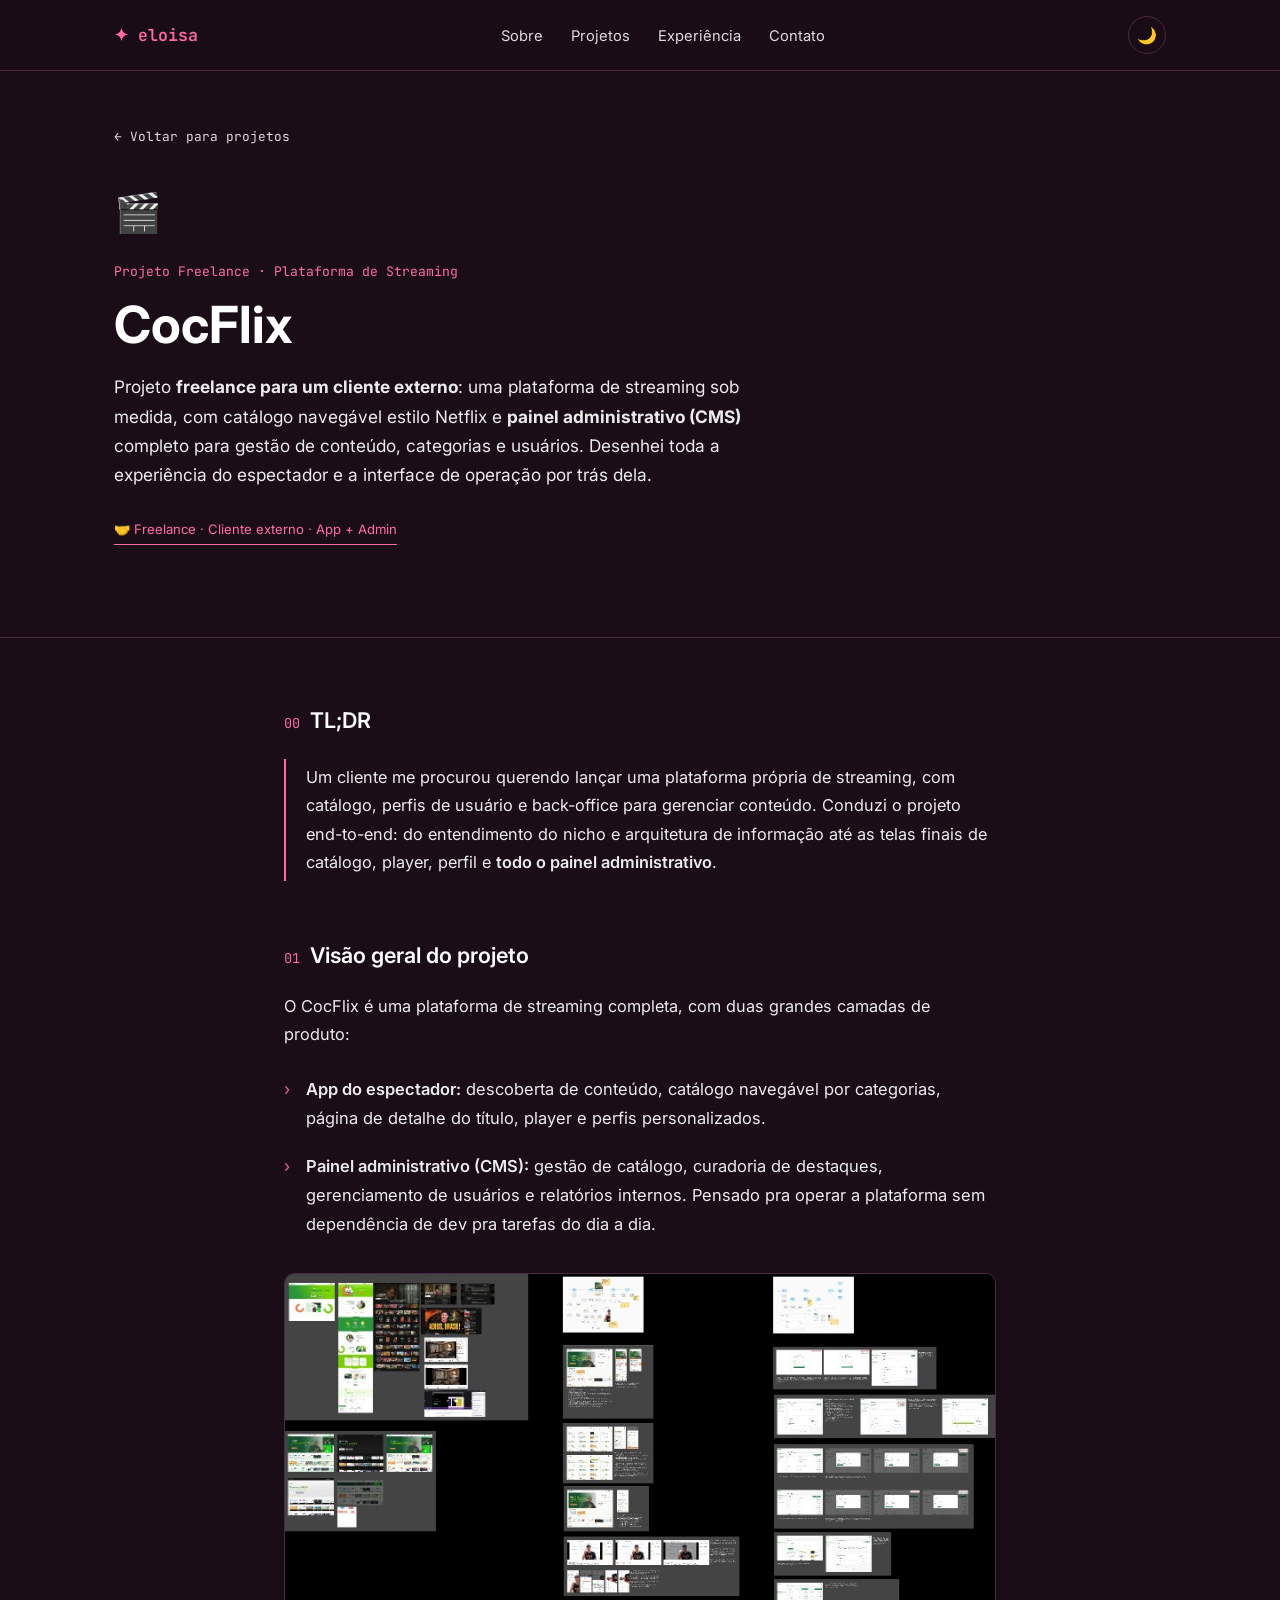
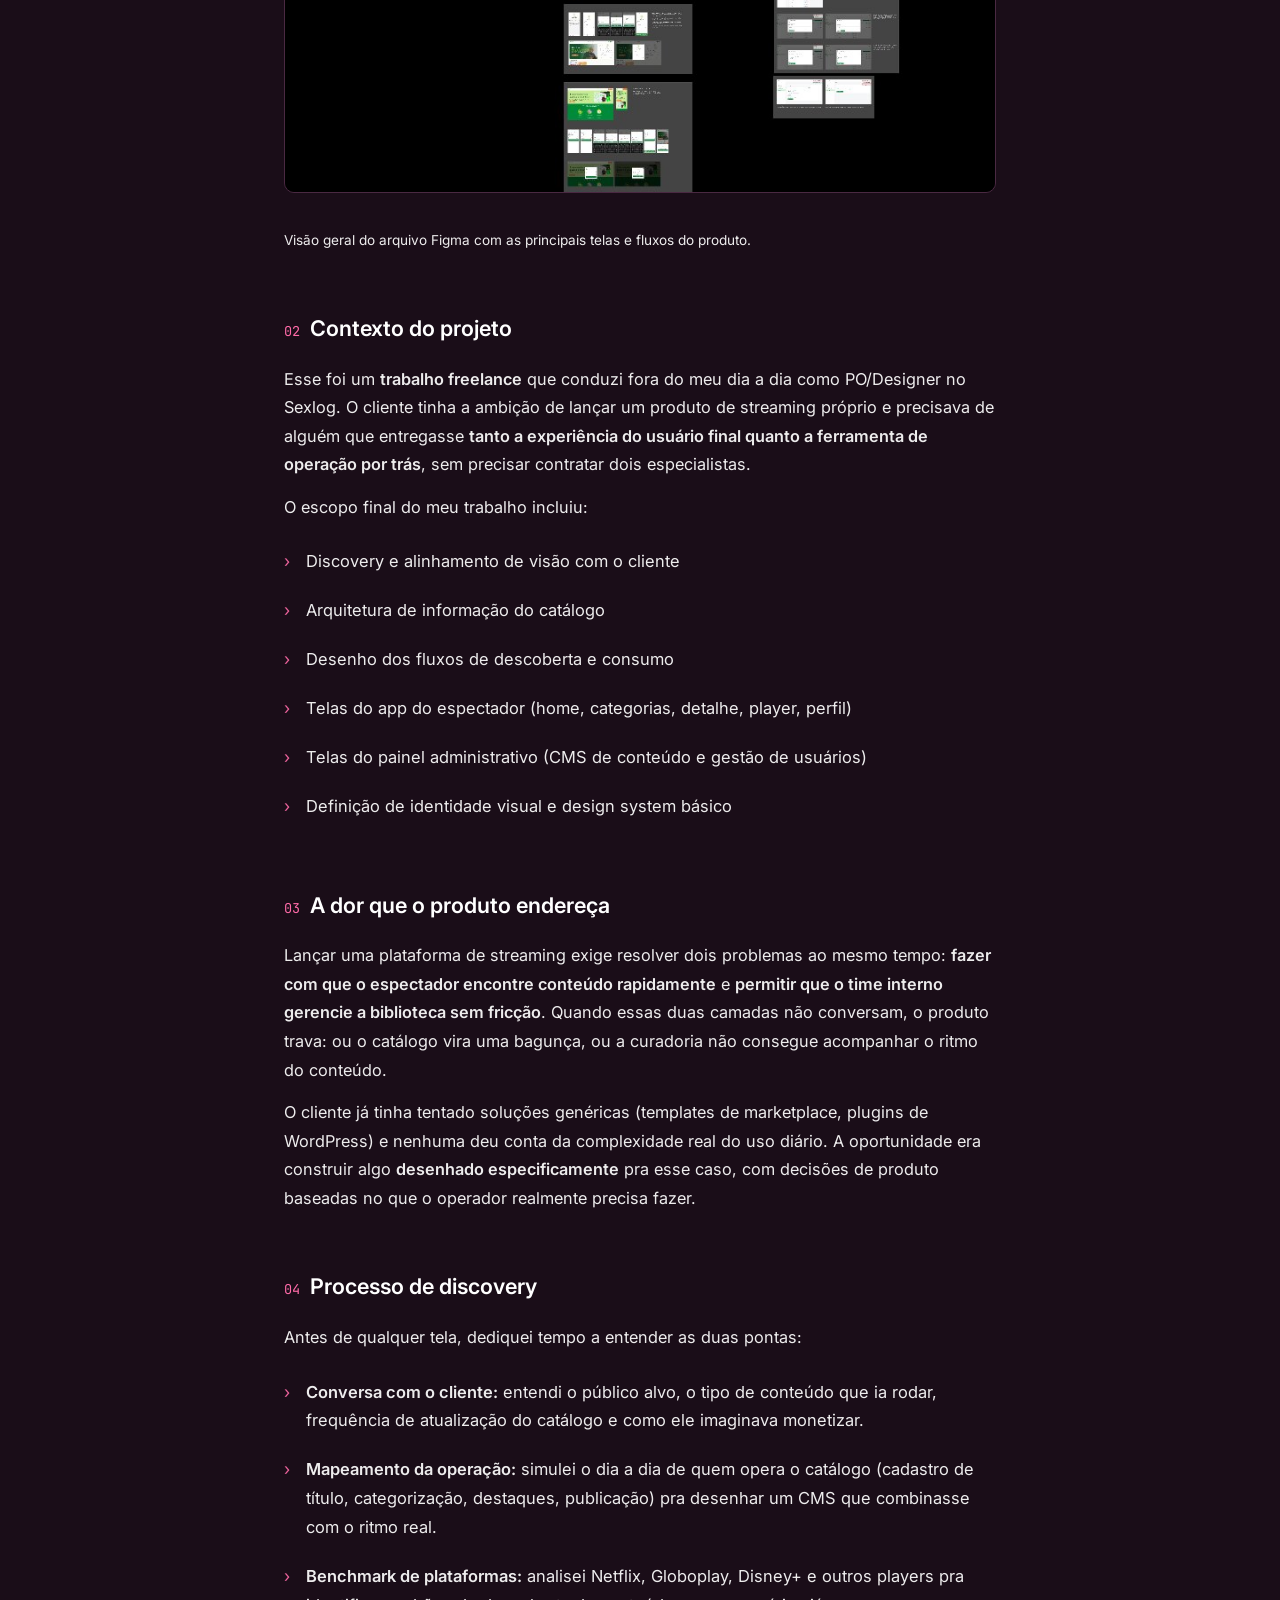
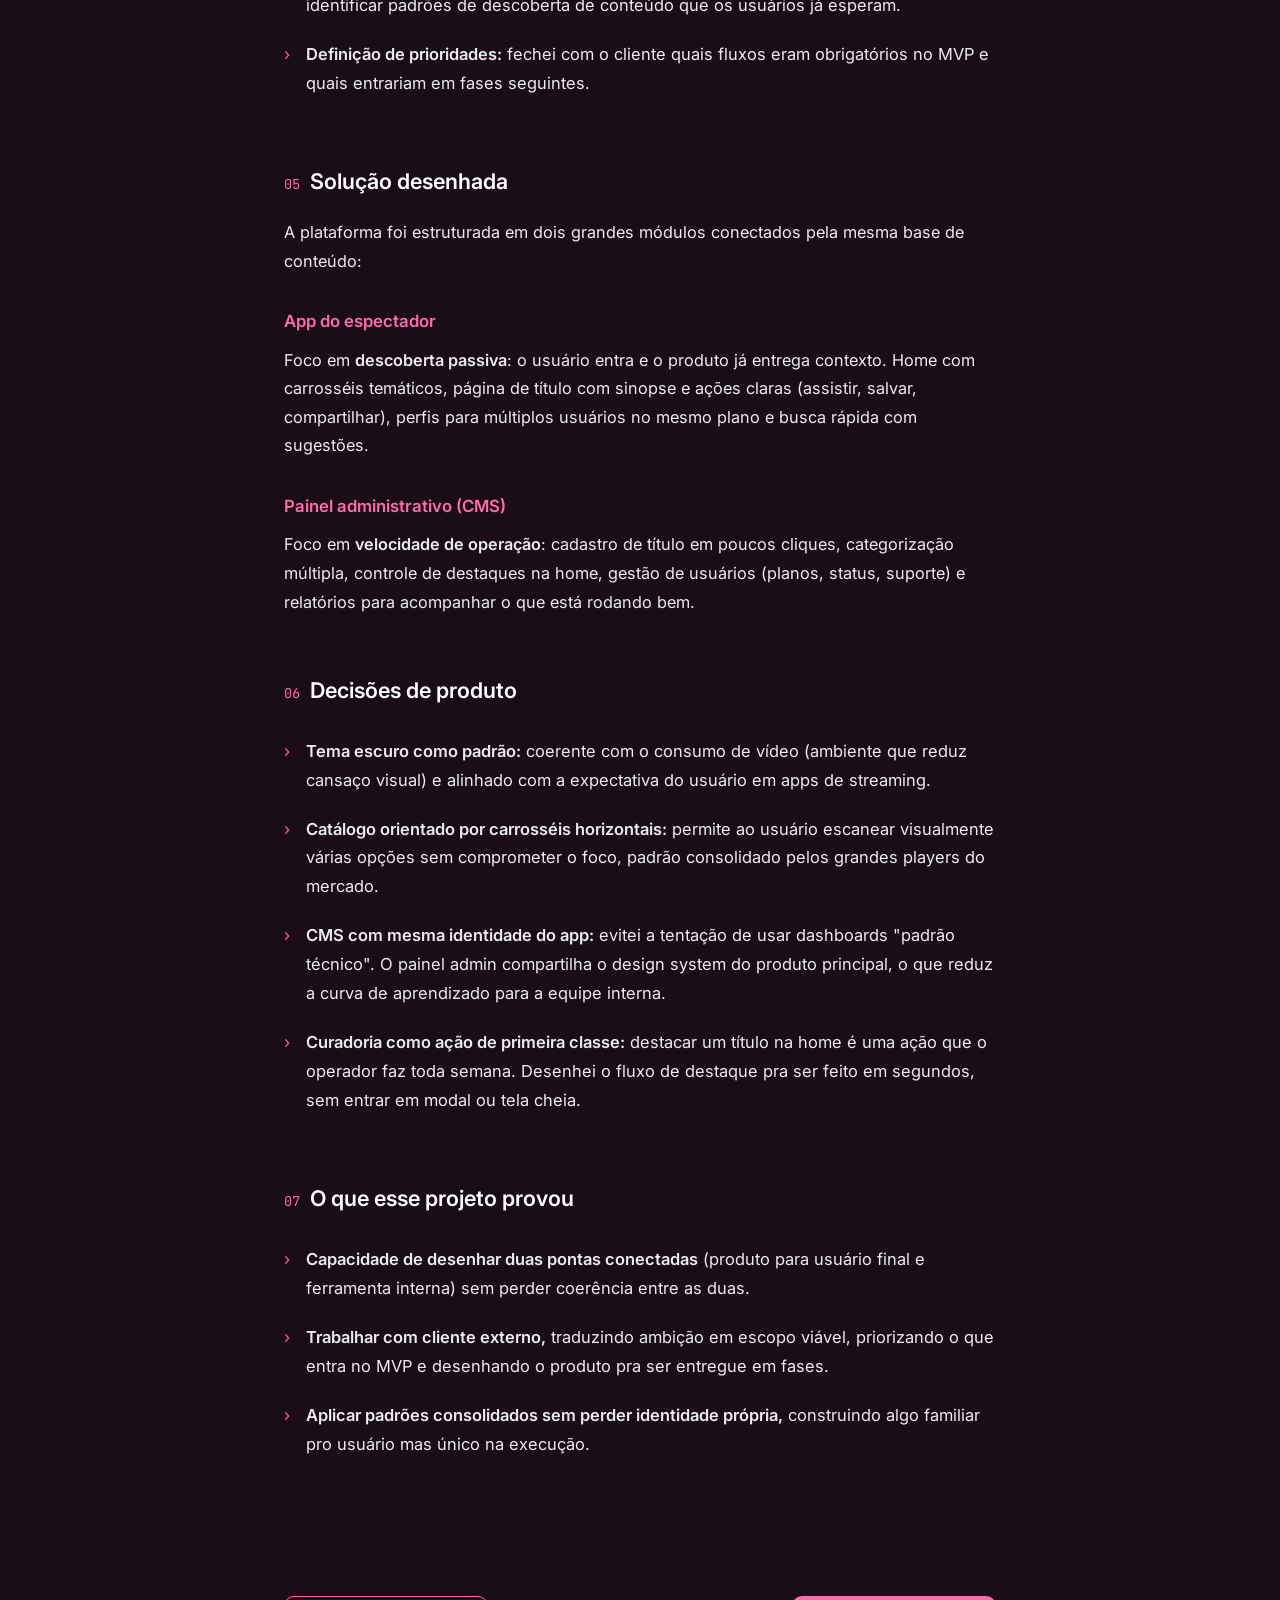
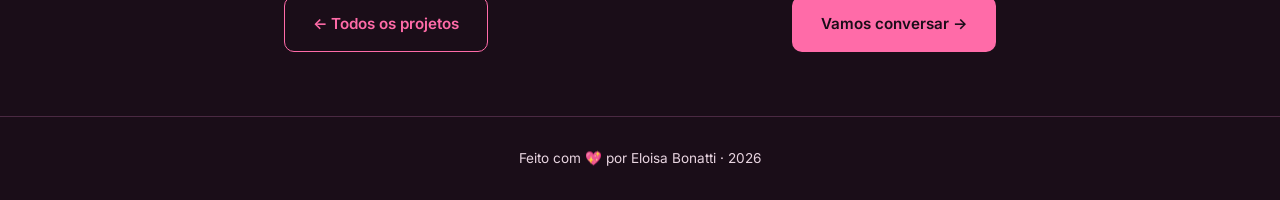
<file: projetos/cocflix.html>
<!DOCTYPE html>
<html lang="pt-BR">
<head>
  <meta charset="UTF-8" />
  <meta name="viewport" content="width=device-width, initial-scale=1.0" />
  <meta name="description" content="CocFlix: projeto freelance de plataforma de streaming com catálogo e painel administrativo, desenhado por Eloisa Bonatti." />
  <title>CocFlix · Projeto Freelance · Eloisa Bonatti</title>
  <link rel="preconnect" href="https://fonts.googleapis.com">
  <link rel="preconnect" href="https://fonts.gstatic.com" crossorigin>
  <link href="https://fonts.googleapis.com/css2?family=Inter:wght@400;500;600;700;800&family=JetBrains+Mono:wght@400;600&display=swap" rel="stylesheet">
  <link rel="stylesheet" href="../src/styles/main.css" />
  <link rel="stylesheet" href="../src/styles/case.css" />
</head>
<body>
  <!-- NAV -->
  <header class="nav">
    <div class="container nav__inner">
      <a href="../index.html" class="nav__logo">✦ eloisa</a>
      <nav>
        <ul class="nav__links">
          <li><a href="../index.html#sobre">Sobre</a></li>
          <li><a href="../index.html#projetos">Projetos</a></li>
          <li><a href="../index.html#experiencia">Experiência</a></li>
          <li><a href="../index.html#contato">Contato</a></li>
        </ul>
      </nav>
      <button id="themeToggle" class="theme-toggle" aria-label="Alternar tema">🌙</button>
    </div>
  </header>

  <!-- CASE HERO -->
  <section class="case-hero">
    <div class="container">
      <a href="../index.html#projetos" class="back-link">← Voltar para projetos</a>
      <div class="case-hero__icon">🎬</div>
      <p class="case-hero__category">Projeto Freelance · Plataforma de Streaming</p>
      <h1 class="case-hero__title">CocFlix</h1>
      <p class="case-hero__subtitle">
        Projeto <strong>freelance para um cliente externo</strong>: uma plataforma
        de streaming sob medida, com catálogo navegável estilo Netflix e
        <strong>painel administrativo (CMS)</strong> completo para gestão de
        conteúdo, categorias e usuários. Desenhei toda a experiência do espectador
        e a interface de operação por trás dela.
      </p>
      <div class="author-badge">🤝 Freelance · Cliente externo · App + Admin</div>
    </div>
  </section>

  <!-- CASE BODY -->
  <article class="case-body container">

    <!-- TL;DR -->
    <section class="case-section">
      <h2><span class="case-section__num">00</span> TL;DR</h2>
      <div class="callout">
        <p>
          Um cliente me procurou querendo lançar uma plataforma própria de
          streaming, com catálogo, perfis de usuário e back-office para gerenciar
          conteúdo. Conduzi o projeto end-to-end: do entendimento do nicho e
          arquitetura de informação até as telas finais de catálogo, player,
          perfil e <strong>todo o painel administrativo</strong>.
        </p>
      </div>
    </section>

    <!-- VISÃO GERAL -->
    <section class="case-section">
      <h2><span class="case-section__num">01</span> Visão geral do projeto</h2>
      <p>
        O CocFlix é uma plataforma de streaming completa, com duas grandes
        camadas de produto:
      </p>
      <ul class="bullet-list">
        <li>
          <strong>App do espectador:</strong> descoberta de conteúdo, catálogo
          navegável por categorias, página de detalhe do título, player e
          perfis personalizados.
        </li>
        <li>
          <strong>Painel administrativo (CMS):</strong> gestão de catálogo,
          curadoria de destaques, gerenciamento de usuários e relatórios
          internos. Pensado pra operar a plataforma sem dependência de dev pra
          tarefas do dia a dia.
        </li>
      </ul>
      <figure class="screenshot">
        <img src="../public/cocflix/overview.jpg" alt="Visão geral das telas do CocFlix: catálogo, player, perfis e painel administrativo" loading="lazy" />
      </figure>
      <p class="muted">
        <small>Visão geral do arquivo Figma com as principais telas e fluxos do produto.</small>
      </p>
    </section>

    <!-- CONTEXTO FREELANCE -->
    <section class="case-section">
      <h2><span class="case-section__num">02</span> Contexto do projeto</h2>
      <p>
        Esse foi um <strong>trabalho freelance</strong> que conduzi fora do meu
        dia a dia como PO/Designer no Sexlog. O cliente tinha a ambição de
        lançar um produto de streaming próprio e precisava de alguém que
        entregasse <strong>tanto a experiência do usuário final quanto a
        ferramenta de operação por trás</strong>, sem precisar contratar dois
        especialistas.
      </p>
      <p>O escopo final do meu trabalho incluiu:</p>
      <ul class="bullet-list">
        <li>Discovery e alinhamento de visão com o cliente</li>
        <li>Arquitetura de informação do catálogo</li>
        <li>Desenho dos fluxos de descoberta e consumo</li>
        <li>Telas do app do espectador (home, categorias, detalhe, player, perfil)</li>
        <li>Telas do painel administrativo (CMS de conteúdo e gestão de usuários)</li>
        <li>Definição de identidade visual e design system básico</li>
      </ul>
    </section>

    <!-- DOR / OPORTUNIDADE -->
    <section class="case-section">
      <h2><span class="case-section__num">03</span> A dor que o produto endereça</h2>
      <p>
        Lançar uma plataforma de streaming exige resolver dois problemas ao
        mesmo tempo: <strong>fazer com que o espectador encontre conteúdo
        rapidamente</strong> e <strong>permitir que o time interno gerencie a
        biblioteca sem fricção</strong>. Quando essas duas camadas não conversam,
        o produto trava: ou o catálogo vira uma bagunça, ou a curadoria não
        consegue acompanhar o ritmo do conteúdo.
      </p>
      <p>
        O cliente já tinha tentado soluções genéricas (templates de marketplace,
        plugins de WordPress) e nenhuma deu conta da complexidade real do uso
        diário. A oportunidade era construir algo <strong>desenhado
        especificamente</strong> pra esse caso, com decisões de produto baseadas
        no que o operador realmente precisa fazer.
      </p>
    </section>

    <!-- PROCESSO -->
    <section class="case-section">
      <h2><span class="case-section__num">04</span> Processo de discovery</h2>
      <p>
        Antes de qualquer tela, dediquei tempo a entender as duas pontas:
      </p>
      <ul class="bullet-list">
        <li>
          <strong>Conversa com o cliente:</strong> entendi o público alvo, o tipo
          de conteúdo que ia rodar, frequência de atualização do catálogo e
          como ele imaginava monetizar.
        </li>
        <li>
          <strong>Mapeamento da operação:</strong> simulei o dia a dia de quem
          opera o catálogo (cadastro de título, categorização, destaques,
          publicação) pra desenhar um CMS que combinasse com o ritmo real.
        </li>
        <li>
          <strong>Benchmark de plataformas:</strong> analisei Netflix, Globoplay,
          Disney+ e outros players pra identificar padrões de descoberta de
          conteúdo que os usuários já esperam.
        </li>
        <li>
          <strong>Definição de prioridades:</strong> fechei com o cliente quais
          fluxos eram obrigatórios no MVP e quais entrariam em fases seguintes.
        </li>
      </ul>
    </section>

    <!-- SOLUÇÃO -->
    <section class="case-section">
      <h2><span class="case-section__num">05</span> Solução desenhada</h2>
      <p>
        A plataforma foi estruturada em dois grandes módulos conectados pela
        mesma base de conteúdo:
      </p>

      <h3 class="screen-title">App do espectador</h3>
      <p>
        Foco em <strong>descoberta passiva</strong>: o usuário entra e o produto
        já entrega contexto. Home com carrosséis temáticos, página de título com
        sinopse e ações claras (assistir, salvar, compartilhar), perfis para
        múltiplos usuários no mesmo plano e busca rápida com sugestões.
      </p>

      <h3 class="screen-title">Painel administrativo (CMS)</h3>
      <p>
        Foco em <strong>velocidade de operação</strong>: cadastro de título em
        poucos cliques, categorização múltipla, controle de destaques na home,
        gestão de usuários (planos, status, suporte) e relatórios para acompanhar
        o que está rodando bem.
      </p>
    </section>

    <!-- DECISÕES -->
    <section class="case-section">
      <h2><span class="case-section__num">06</span> Decisões de produto</h2>
      <ul class="bullet-list">
        <li>
          <strong>Tema escuro como padrão:</strong> coerente com o consumo de
          vídeo (ambiente que reduz cansaço visual) e alinhado com a expectativa
          do usuário em apps de streaming.
        </li>
        <li>
          <strong>Catálogo orientado por carrosséis horizontais:</strong> permite
          ao usuário escanear visualmente várias opções sem comprometer o foco,
          padrão consolidado pelos grandes players do mercado.
        </li>
        <li>
          <strong>CMS com mesma identidade do app:</strong> evitei a tentação de
          usar dashboards "padrão técnico". O painel admin compartilha o
          design system do produto principal, o que reduz a curva de
          aprendizado para a equipe interna.
        </li>
        <li>
          <strong>Curadoria como ação de primeira classe:</strong> destacar um
          título na home é uma ação que o operador faz toda semana. Desenhei
          o fluxo de destaque pra ser feito em segundos, sem entrar em modal ou
          tela cheia.
        </li>
      </ul>
    </section>

    <!-- ENCERRAMENTO -->
    <section class="case-section">
      <h2><span class="case-section__num">07</span> O que esse projeto provou</h2>
      <ul class="bullet-list">
        <li>
          <strong>Capacidade de desenhar duas pontas conectadas</strong> (produto
          para usuário final e ferramenta interna) sem perder coerência entre as
          duas.
        </li>
        <li>
          <strong>Trabalhar com cliente externo,</strong> traduzindo ambição em
          escopo viável, priorizando o que entra no MVP e desenhando o produto
          pra ser entregue em fases.
        </li>
        <li>
          <strong>Aplicar padrões consolidados sem perder identidade própria,</strong>
          construindo algo familiar pro usuário mas único na execução.
        </li>
      </ul>
    </section>

  </article>

  <!-- NAV ENTRE PROJETOS -->
  <section class="case-nav container">
    <a href="../index.html#projetos" class="btn btn--ghost">← Todos os projetos</a>
    <a href="../index.html#contato" class="btn btn--primary">Vamos conversar →</a>
  </section>

  <footer class="footer">
    <div class="container">
      <p>Feito com 💖 por Eloisa Bonatti · <span id="year"></span></p>
    </div>
  </footer>

  <script src="../src/utils/main.js"></script>
</body>
</html>
</file>
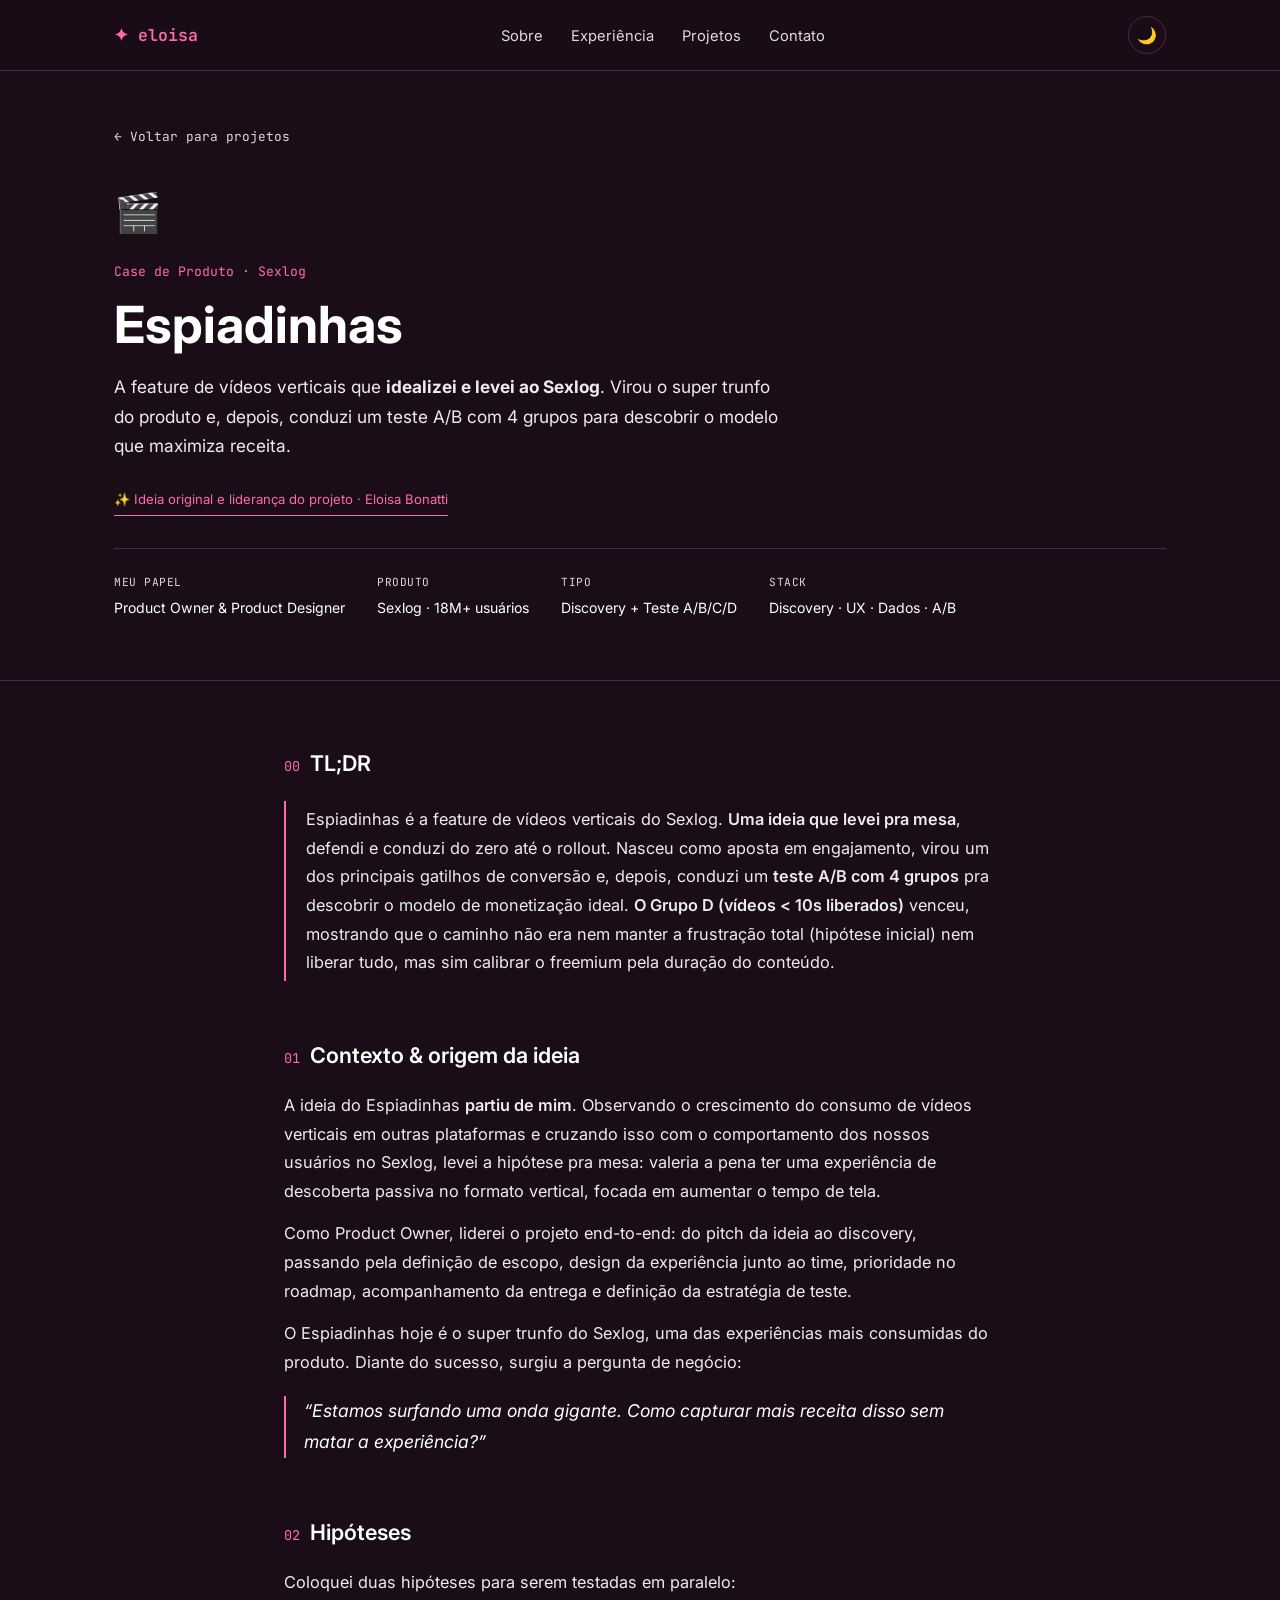
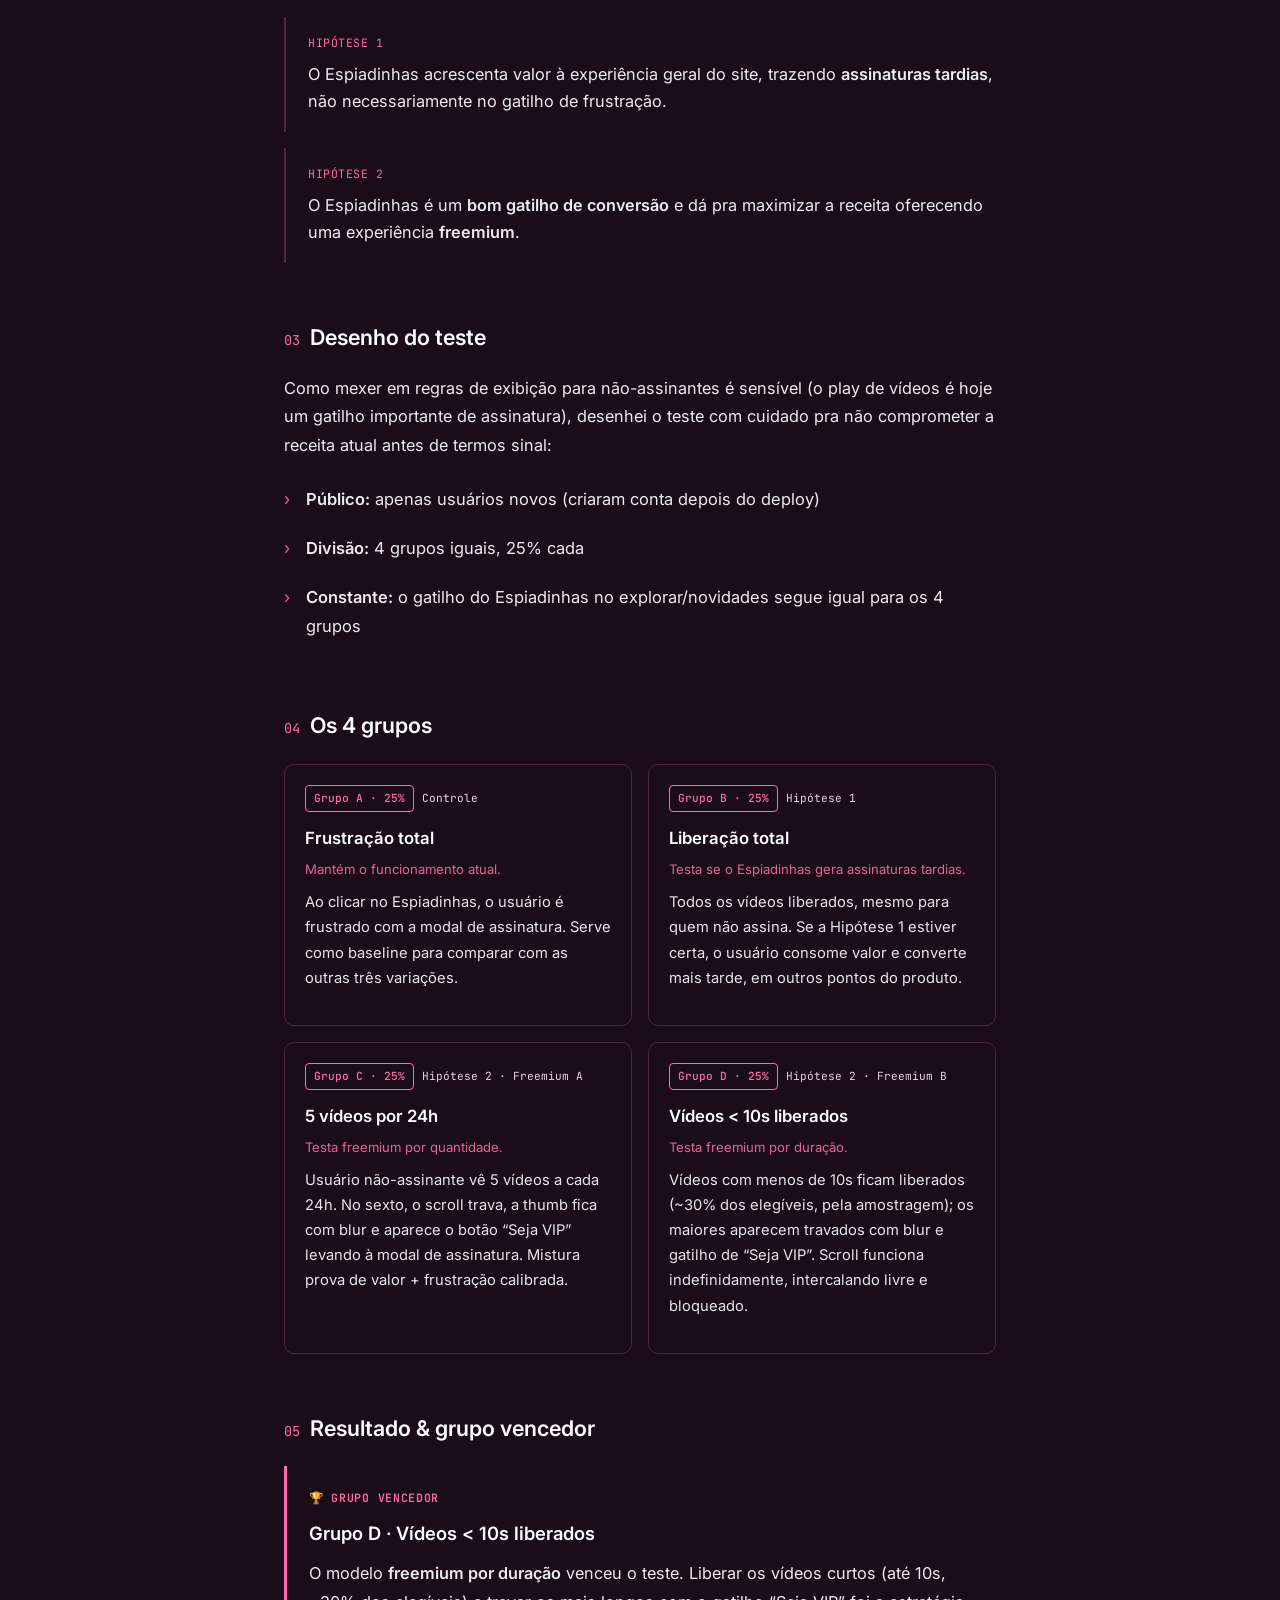
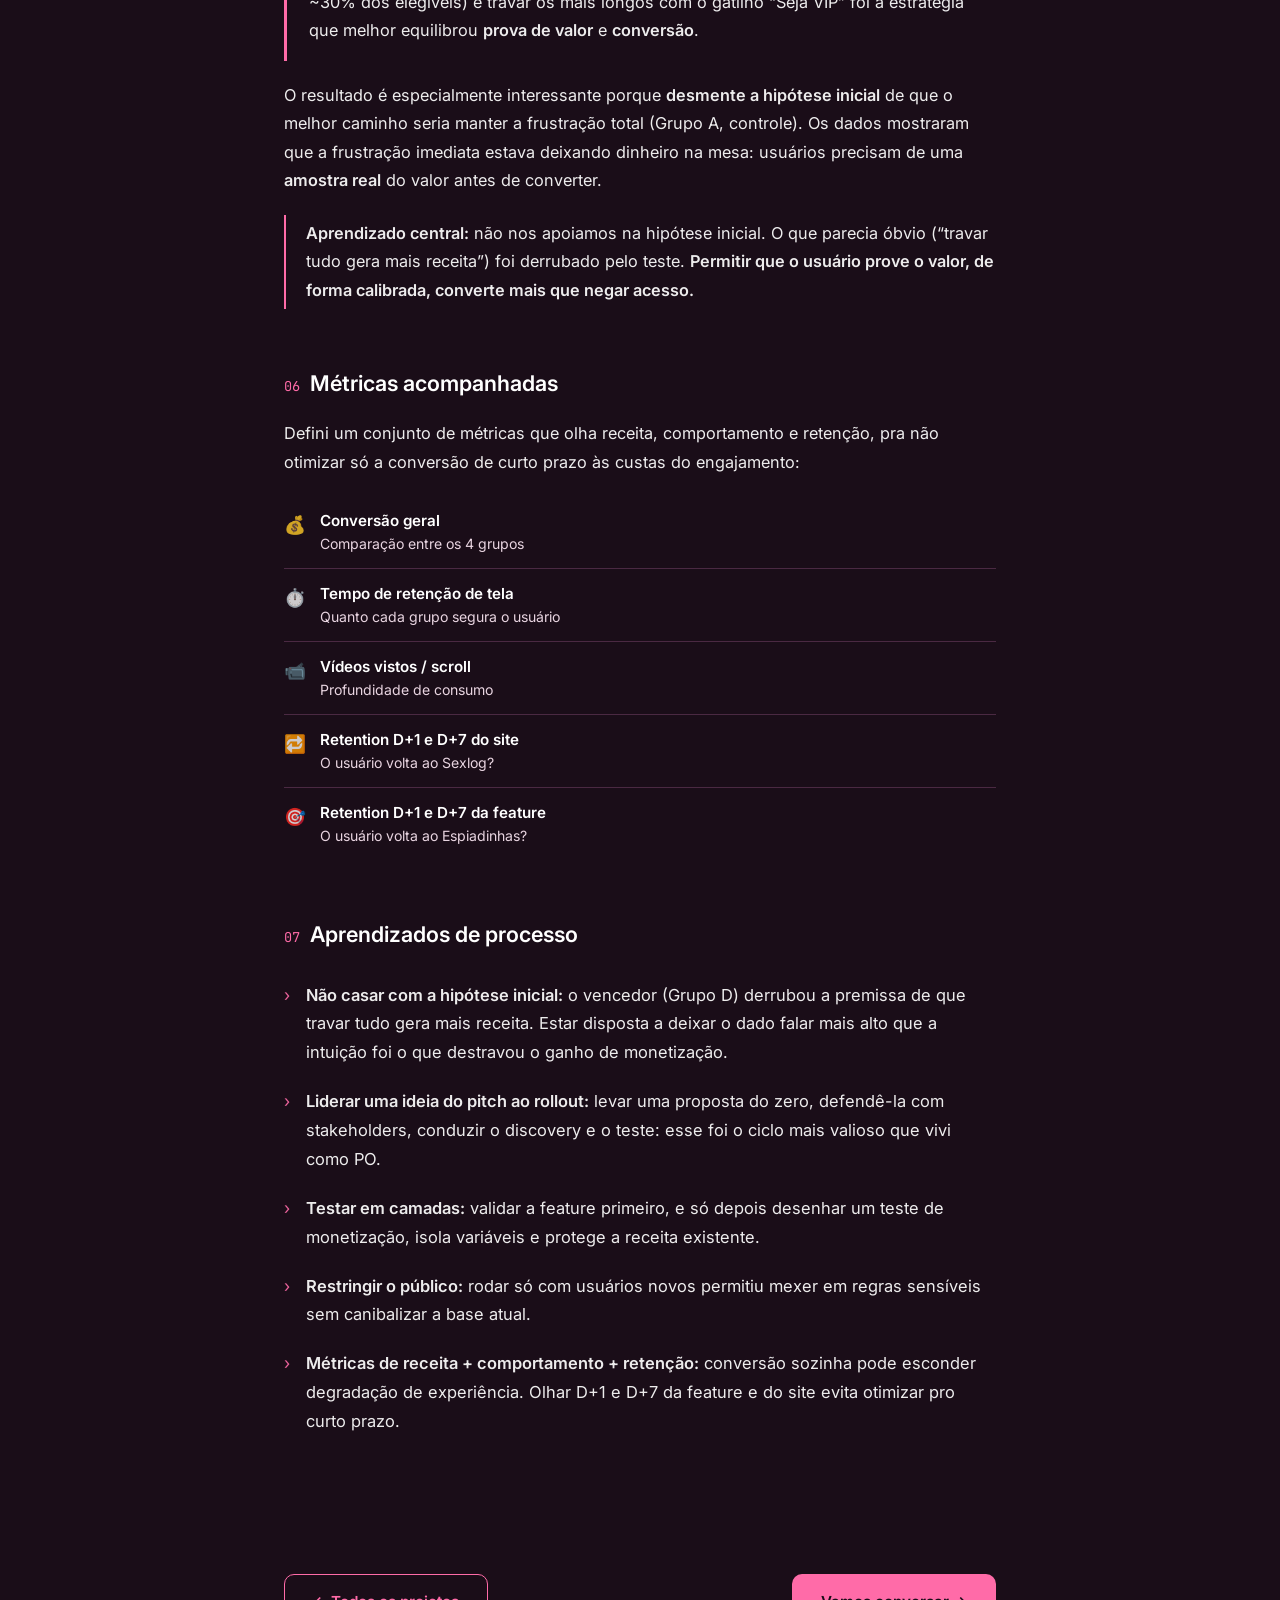
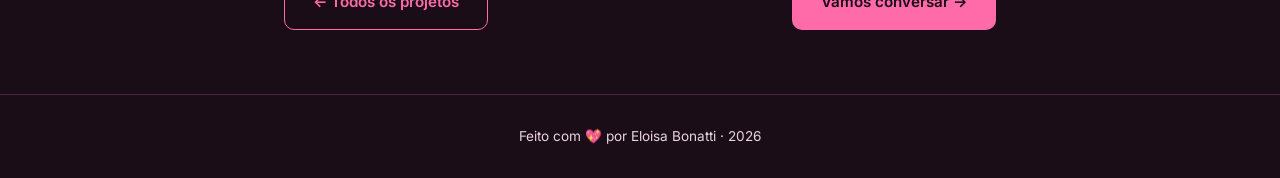
<file: projetos/espiadinhas.html>
<!DOCTYPE html>
<html lang="pt-BR">
<head>
  <meta charset="UTF-8" />
  <meta name="viewport" content="width=device-width, initial-scale=1.0" />
  <meta name="description" content="Case do projeto Espiadinhas, a feature de vídeos verticais que virou o super trunfo do Sexlog." />
  <title>Espiadinhas · Case de Produto · Eloisa Bonatti</title>
  <link rel="preconnect" href="https://fonts.googleapis.com">
  <link rel="preconnect" href="https://fonts.gstatic.com" crossorigin>
  <link href="https://fonts.googleapis.com/css2?family=Inter:wght@400;500;600;700;800&family=JetBrains+Mono:wght@400;600&display=swap" rel="stylesheet">
  <link rel="stylesheet" href="../src/styles/main.css" />
  <link rel="stylesheet" href="../src/styles/case.css" />
</head>
<body>
  <!-- NAV -->
  <header class="nav">
    <div class="container nav__inner">
      <a href="../index.html" class="nav__logo">✦ eloisa</a>
      <nav>
        <ul class="nav__links">
          <li><a href="../index.html#sobre">Sobre</a></li>
          <li><a href="../index.html#experiencia">Experiência</a></li>
          <li><a href="../index.html#projetos">Projetos</a></li>
          <li><a href="../index.html#contato">Contato</a></li>
        </ul>
      </nav>
      <button id="themeToggle" class="theme-toggle" aria-label="Alternar tema">🌙</button>
    </div>
  </header>

  <!-- CASE HERO -->
  <section class="case-hero">
    <div class="container">
      <a href="../index.html#projetos" class="back-link">← Voltar para projetos</a>
      <div class="case-hero__icon">🎬</div>
      <p class="case-hero__category">Case de Produto · Sexlog</p>
      <h1 class="case-hero__title">Espiadinhas</h1>
      <p class="case-hero__subtitle">
        A feature de vídeos verticais que <strong>idealizei e levei ao Sexlog</strong>.
        Virou o super trunfo do produto e, depois, conduzi um teste A/B com 4 grupos
        para descobrir o modelo que maximiza receita.
      </p>
      <div class="author-badge">✨ Ideia original e liderança do projeto · Eloisa Bonatti</div>
      <div class="case-meta">
        <div><span class="case-meta__label">Meu papel</span><span>Product Owner &amp; Product Designer</span></div>
        <div><span class="case-meta__label">Produto</span><span>Sexlog · 18M+ usuários</span></div>
        <div><span class="case-meta__label">Tipo</span><span>Discovery + Teste A/B/C/D</span></div>
        <div><span class="case-meta__label">Stack</span><span>Discovery · UX · Dados · A/B</span></div>
      </div>
    </div>
  </section>

  <!-- CASE BODY -->
  <article class="case-body container">

    <!-- TL;DR -->
    <section class="case-section">
      <h2><span class="case-section__num">00</span> TL;DR</h2>
      <div class="callout">
        <p>
          Espiadinhas é a feature de vídeos verticais do Sexlog.
          <strong>Uma ideia que levei pra mesa</strong>, defendi e conduzi do zero
          até o rollout. Nasceu como aposta em engajamento, virou um dos principais
          gatilhos de conversão e, depois, conduzi um <strong>teste A/B com 4 grupos</strong>
          pra descobrir o modelo de monetização ideal. <strong>O Grupo D
          (vídeos &lt; 10s liberados)</strong> venceu, mostrando que o caminho não era
          nem manter a frustração total (hipótese inicial) nem liberar tudo,
          mas sim calibrar o freemium pela duração do conteúdo.
        </p>
      </div>
    </section>

    <!-- CONTEXTO -->
    <section class="case-section">
      <h2><span class="case-section__num">01</span> Contexto &amp; origem da ideia</h2>
      <p>
        A ideia do Espiadinhas <strong>partiu de mim</strong>. Observando o crescimento
        do consumo de vídeos verticais em outras plataformas e cruzando isso com o
        comportamento dos nossos usuários no Sexlog, levei a hipótese pra mesa:
        valeria a pena ter uma experiência de descoberta passiva no formato vertical,
        focada em aumentar o tempo de tela.
      </p>
      <p>
        Como Product Owner, liderei o projeto end-to-end: do pitch da ideia ao discovery,
        passando pela definição de escopo, design da experiência junto ao time, prioridade
        no roadmap, acompanhamento da entrega e definição da estratégia de teste.
      </p>
      <p>
        O Espiadinhas hoje é o super trunfo do Sexlog, uma das experiências mais
        consumidas do produto. Diante do sucesso, surgiu a pergunta de negócio:
      </p>
      <p class="quote">
        “Estamos surfando uma onda gigante. Como capturar mais receita disso sem matar
        a experiência?”
      </p>
    </section>

    <!-- HIPÓTESES -->
    <section class="case-section">
      <h2><span class="case-section__num">02</span> Hipóteses</h2>
      <p>Coloquei duas hipóteses para serem testadas em paralelo:</p>
      <div class="hypotheses">
        <div class="hypothesis">
          <div class="hypothesis__label">Hipótese 1</div>
          <p>
            O Espiadinhas acrescenta valor à experiência geral do site, trazendo
            <strong>assinaturas tardias</strong>, não necessariamente no gatilho
            de frustração.
          </p>
        </div>
        <div class="hypothesis">
          <div class="hypothesis__label">Hipótese 2</div>
          <p>
            O Espiadinhas é um <strong>bom gatilho de conversão</strong> e dá pra
            maximizar a receita oferecendo uma experiência <strong>freemium</strong>.
          </p>
        </div>
      </div>
    </section>

    <!-- DESENHO DO TESTE -->
    <section class="case-section">
      <h2><span class="case-section__num">03</span> Desenho do teste</h2>
      <p>
        Como mexer em regras de exibição para não-assinantes é sensível (o play de
        vídeos é hoje um gatilho importante de assinatura), desenhei o teste com
        cuidado pra não comprometer a receita atual antes de termos sinal:
      </p>
      <ul class="bullet-list">
        <li><strong>Público:</strong> apenas usuários novos (criaram conta depois do deploy)</li>
        <li><strong>Divisão:</strong> 4 grupos iguais, 25% cada</li>
        <li><strong>Constante:</strong> o gatilho do Espiadinhas no explorar/novidades segue igual para os 4 grupos</li>
      </ul>
    </section>

    <!-- GRUPOS -->
    <section class="case-section">
      <h2><span class="case-section__num">04</span> Os 4 grupos</h2>
      <div class="groups">

        <div class="group">
          <div class="group__header">
            <span class="group__badge">Grupo A · 25%</span>
            <span class="group__role">Controle</span>
          </div>
          <h3>Frustração total</h3>
          <p class="group__hypo">Mantém o funcionamento atual.</p>
          <p>
            Ao clicar no Espiadinhas, o usuário é frustrado com a modal de assinatura.
            Serve como baseline para comparar com as outras três variações.
          </p>
        </div>

        <div class="group">
          <div class="group__header">
            <span class="group__badge">Grupo B · 25%</span>
            <span class="group__role">Hipótese 1</span>
          </div>
          <h3>Liberação total</h3>
          <p class="group__hypo">Testa se o Espiadinhas gera assinaturas tardias.</p>
          <p>
            Todos os vídeos liberados, mesmo para quem não assina. Se a Hipótese 1
            estiver certa, o usuário consome valor e converte mais tarde, em outros
            pontos do produto.
          </p>
        </div>

        <div class="group">
          <div class="group__header">
            <span class="group__badge">Grupo C · 25%</span>
            <span class="group__role">Hipótese 2 · Freemium A</span>
          </div>
          <h3>5 vídeos por 24h</h3>
          <p class="group__hypo">Testa freemium por quantidade.</p>
          <p>
            Usuário não-assinante vê 5 vídeos a cada 24h. No sexto, o scroll trava,
            a thumb fica com blur e aparece o botão “Seja VIP” levando à modal de
            assinatura. Mistura prova de valor + frustração calibrada.
          </p>
        </div>

        <div class="group">
          <div class="group__header">
            <span class="group__badge">Grupo D · 25%</span>
            <span class="group__role">Hipótese 2 · Freemium B</span>
          </div>
          <h3>Vídeos &lt; 10s liberados</h3>
          <p class="group__hypo">Testa freemium por duração.</p>
          <p>
            Vídeos com menos de 10s ficam liberados (~30% dos elegíveis, pela amostragem);
            os maiores aparecem travados com blur e gatilho de “Seja VIP”. Scroll
            funciona indefinidamente, intercalando livre e bloqueado.
          </p>
        </div>

      </div>
    </section>

    <!-- RESULTADO -->
    <section class="case-section">
      <h2><span class="case-section__num">05</span> Resultado &amp; grupo vencedor</h2>
      <div class="winner-card">
        <div class="winner-card__badge">🏆 Grupo Vencedor</div>
        <h3>Grupo D · Vídeos &lt; 10s liberados</h3>
        <p>
          O modelo <strong>freemium por duração</strong> venceu o teste. Liberar os
          vídeos curtos (até 10s, ~30% dos elegíveis) e travar os mais longos com
          o gatilho “Seja VIP” foi a estratégia que melhor equilibrou
          <strong>prova de valor</strong> e <strong>conversão</strong>.
        </p>
      </div>
      <p>
        O resultado é especialmente interessante porque <strong>desmente a hipótese
        inicial</strong> de que o melhor caminho seria manter a frustração total
        (Grupo A, controle). Os dados mostraram que a frustração imediata estava
        deixando dinheiro na mesa: usuários precisam de uma <strong>amostra real</strong>
        do valor antes de converter.
      </p>
      <div class="callout">
        <p>
          <strong>Aprendizado central:</strong> não nos apoiamos na hipótese inicial.
          O que parecia óbvio (“travar tudo gera mais receita”) foi derrubado pelo
          teste. <strong>Permitir que o usuário prove o valor, de forma calibrada,
          converte mais que negar acesso.</strong>
        </p>
      </div>
    </section>

    <!-- MÉTRICAS -->
    <section class="case-section">
      <h2><span class="case-section__num">06</span> Métricas acompanhadas</h2>
      <p>
        Defini um conjunto de métricas que olha receita, comportamento e retenção,
        pra não otimizar só a conversão de curto prazo às custas do engajamento:
      </p>
      <div class="metrics">
        <div class="metric"><span>💰</span><div><strong>Conversão geral</strong><br>Comparação entre os 4 grupos</div></div>
        <div class="metric"><span>⏱️</span><div><strong>Tempo de retenção de tela</strong><br>Quanto cada grupo segura o usuário</div></div>
        <div class="metric"><span>📹</span><div><strong>Vídeos vistos / scroll</strong><br>Profundidade de consumo</div></div>
        <div class="metric"><span>🔁</span><div><strong>Retention D+1 e D+7 do site</strong><br>O usuário volta ao Sexlog?</div></div>
        <div class="metric"><span>🎯</span><div><strong>Retention D+1 e D+7 da feature</strong><br>O usuário volta ao Espiadinhas?</div></div>
      </div>
    </section>

    <!-- APRENDIZADOS -->
    <section class="case-section">
      <h2><span class="case-section__num">07</span> Aprendizados de processo</h2>
      <ul class="bullet-list">
        <li>
          <strong>Não casar com a hipótese inicial:</strong> o vencedor (Grupo D)
          derrubou a premissa de que travar tudo gera mais receita. Estar disposta
          a deixar o dado falar mais alto que a intuição foi o que destravou o ganho
          de monetização.
        </li>
        <li>
          <strong>Liderar uma ideia do pitch ao rollout:</strong> levar uma proposta
          do zero, defendê-la com stakeholders, conduzir o discovery e o teste:
          esse foi o ciclo mais valioso que vivi como PO.
        </li>
        <li>
          <strong>Testar em camadas:</strong> validar a feature primeiro, e só depois
          desenhar um teste de monetização, isola variáveis e protege a receita
          existente.
        </li>
        <li>
          <strong>Restringir o público:</strong> rodar só com usuários novos
          permitiu mexer em regras sensíveis sem canibalizar a base atual.
        </li>
        <li>
          <strong>Métricas de receita + comportamento + retenção:</strong> conversão
          sozinha pode esconder degradação de experiência. Olhar D+1 e D+7 da feature
          e do site evita otimizar pro curto prazo.
        </li>
      </ul>
    </section>

  </article>

  <!-- NAV ENTRE PROJETOS -->
  <section class="case-nav container">
    <a href="../index.html#projetos" class="btn btn--ghost">← Todos os projetos</a>
    <a href="../index.html#contato" class="btn btn--primary">Vamos conversar →</a>
  </section>

  <footer class="footer">
    <div class="container">
      <p>Feito com 💖 por Eloisa Bonatti · <span id="year"></span></p>
    </div>
  </footer>

  <script src="../src/utils/main.js"></script>
</body>
</html>
</file>
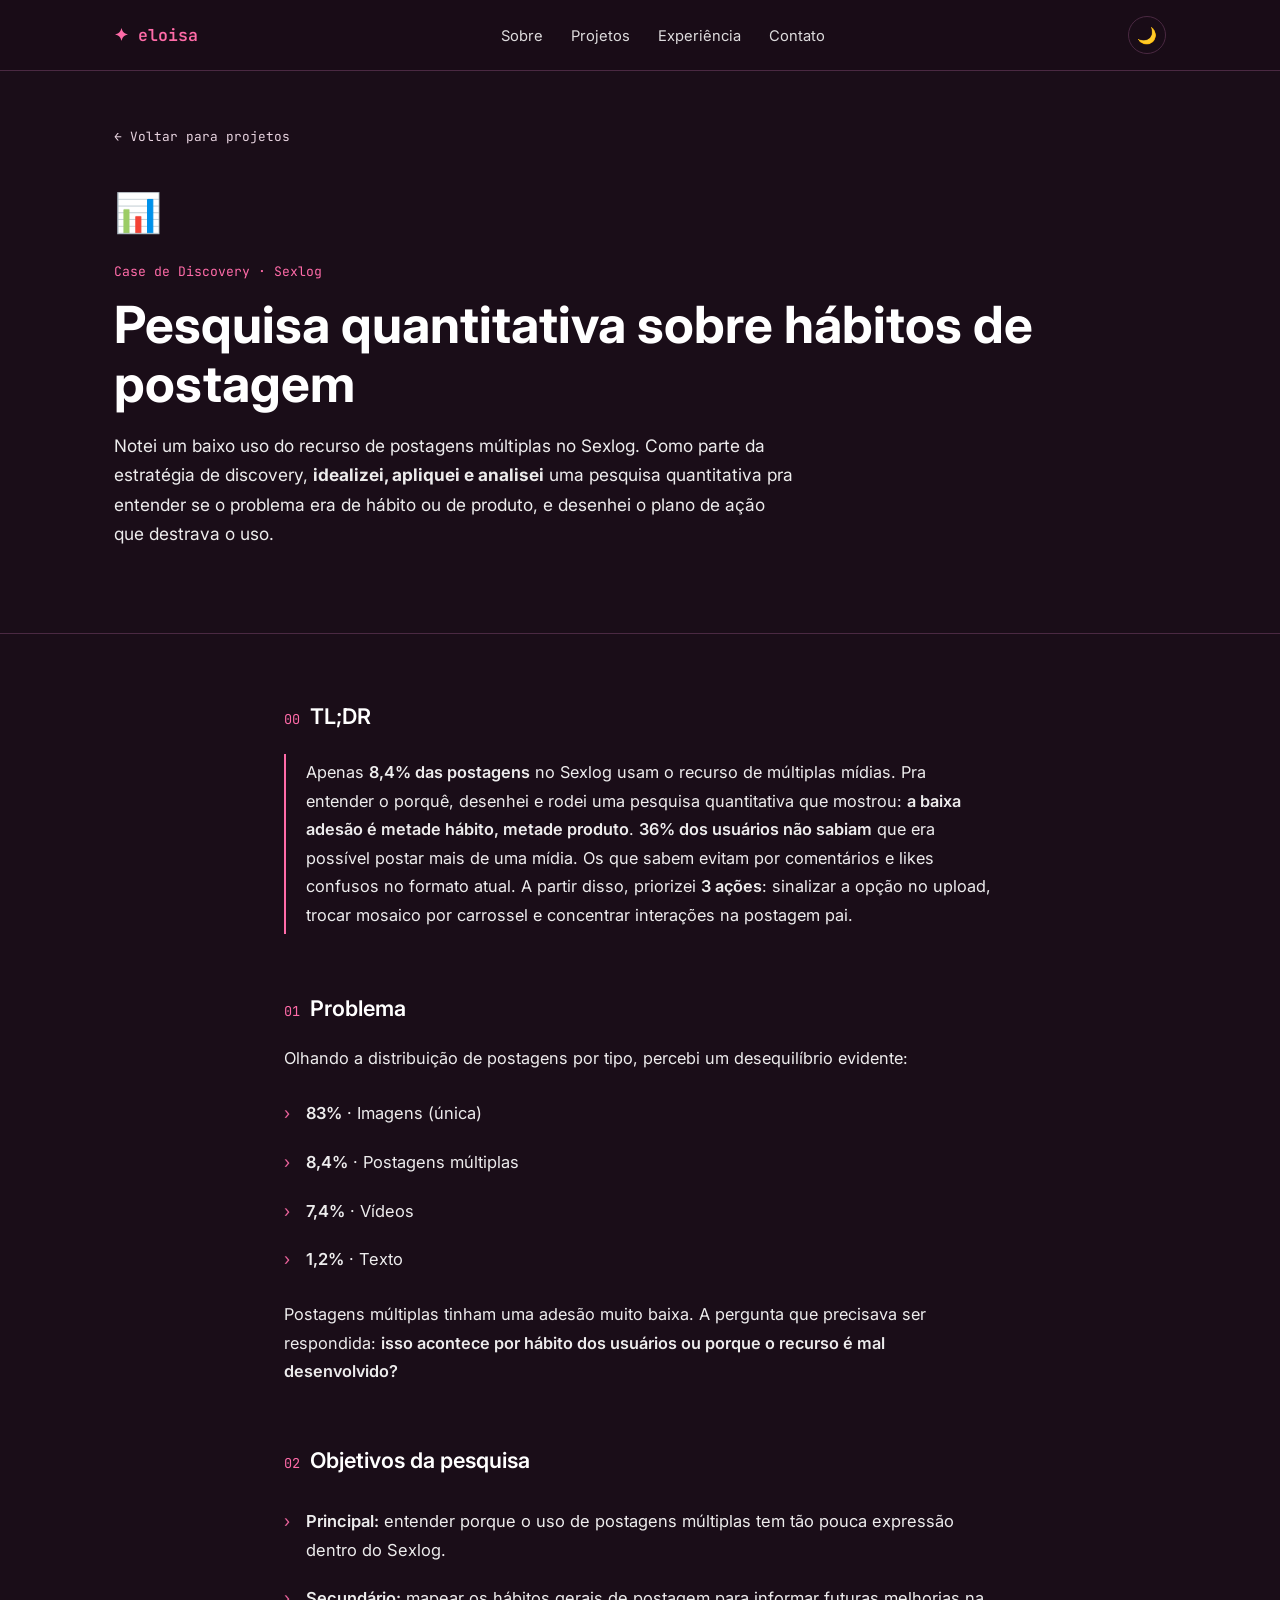
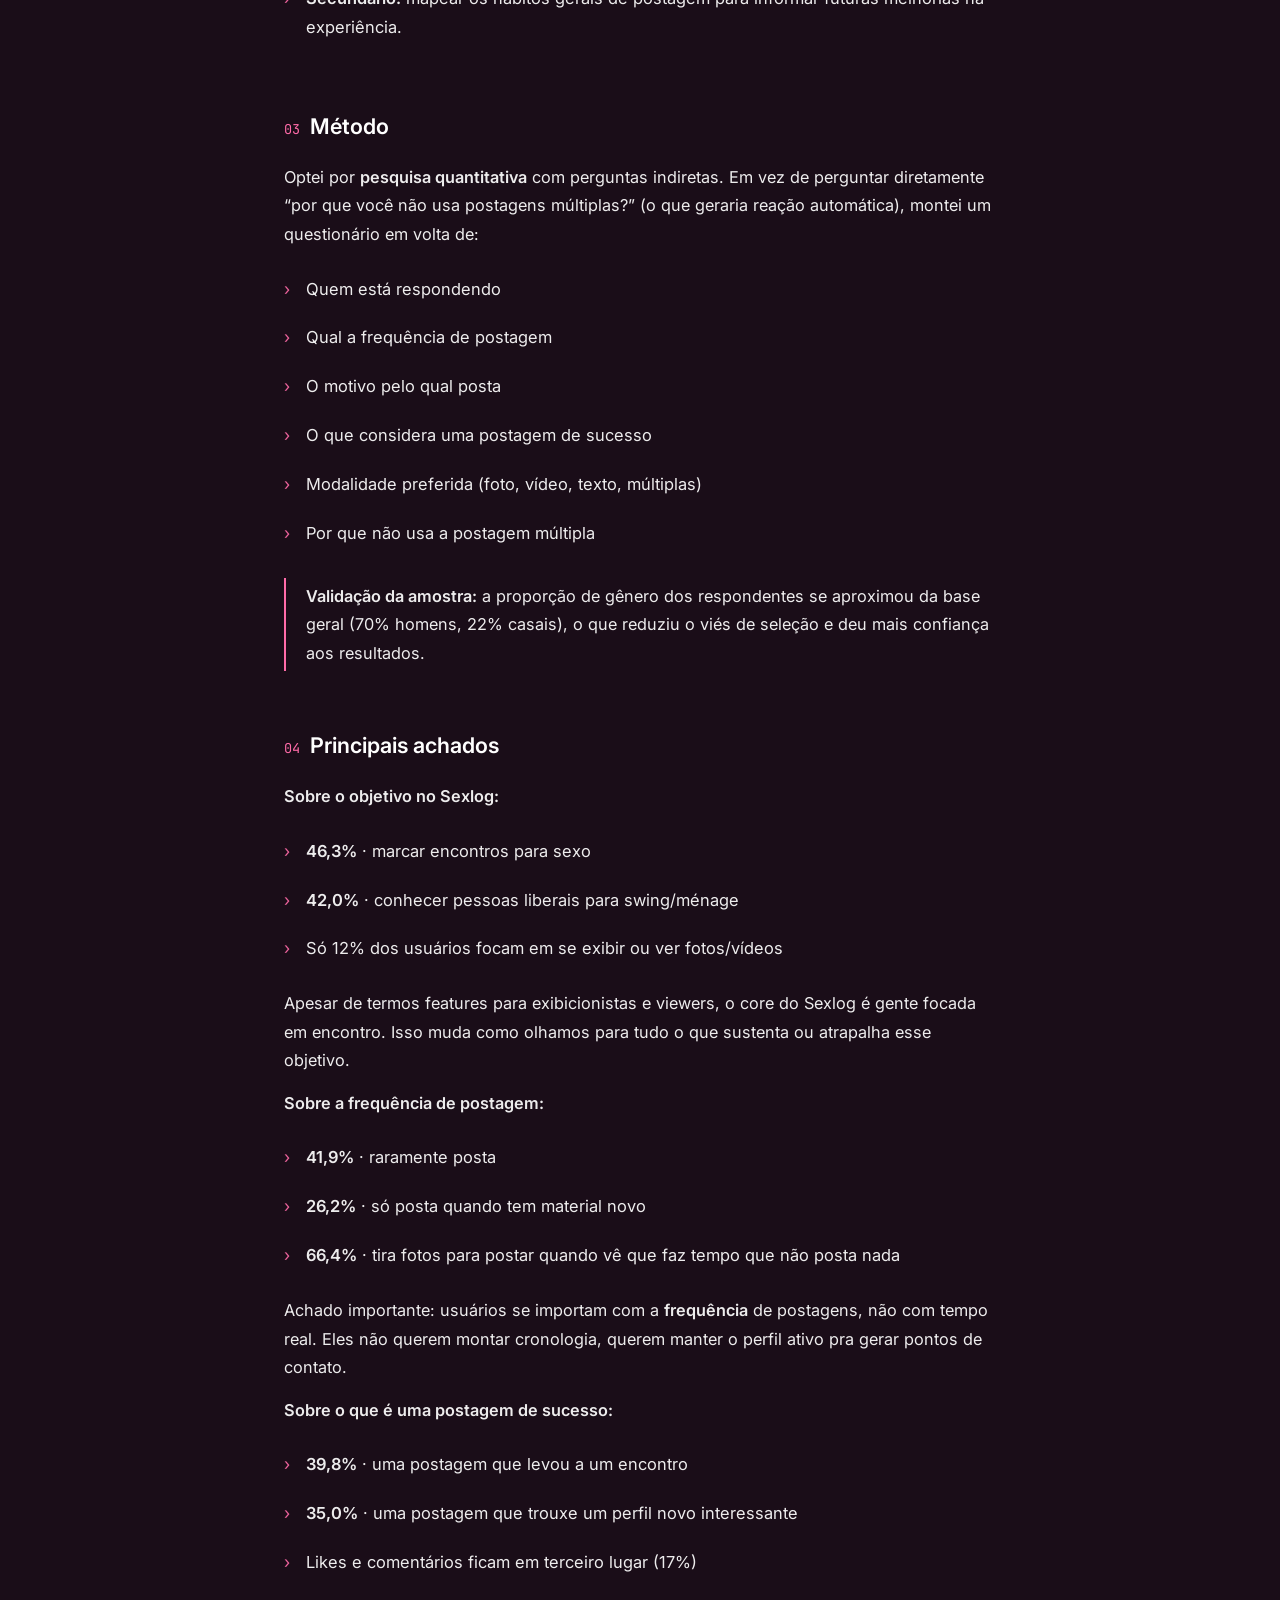
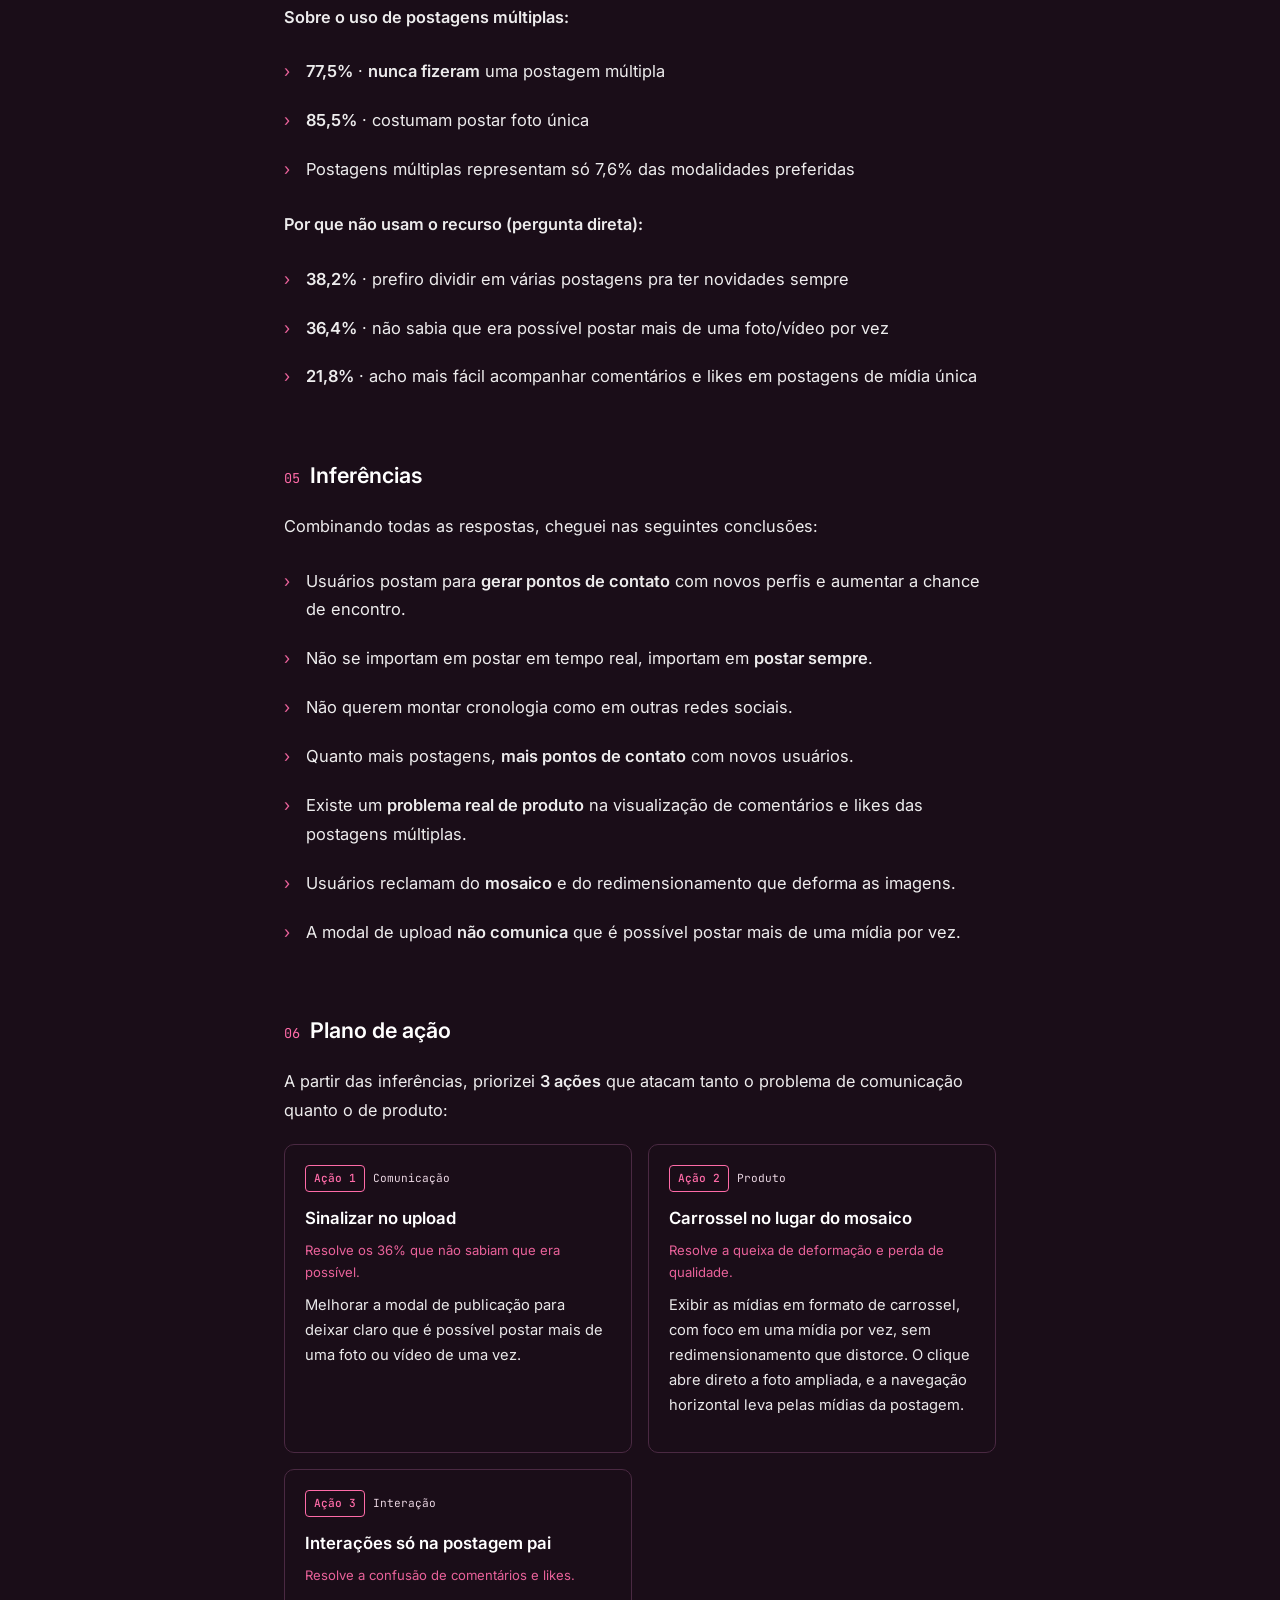
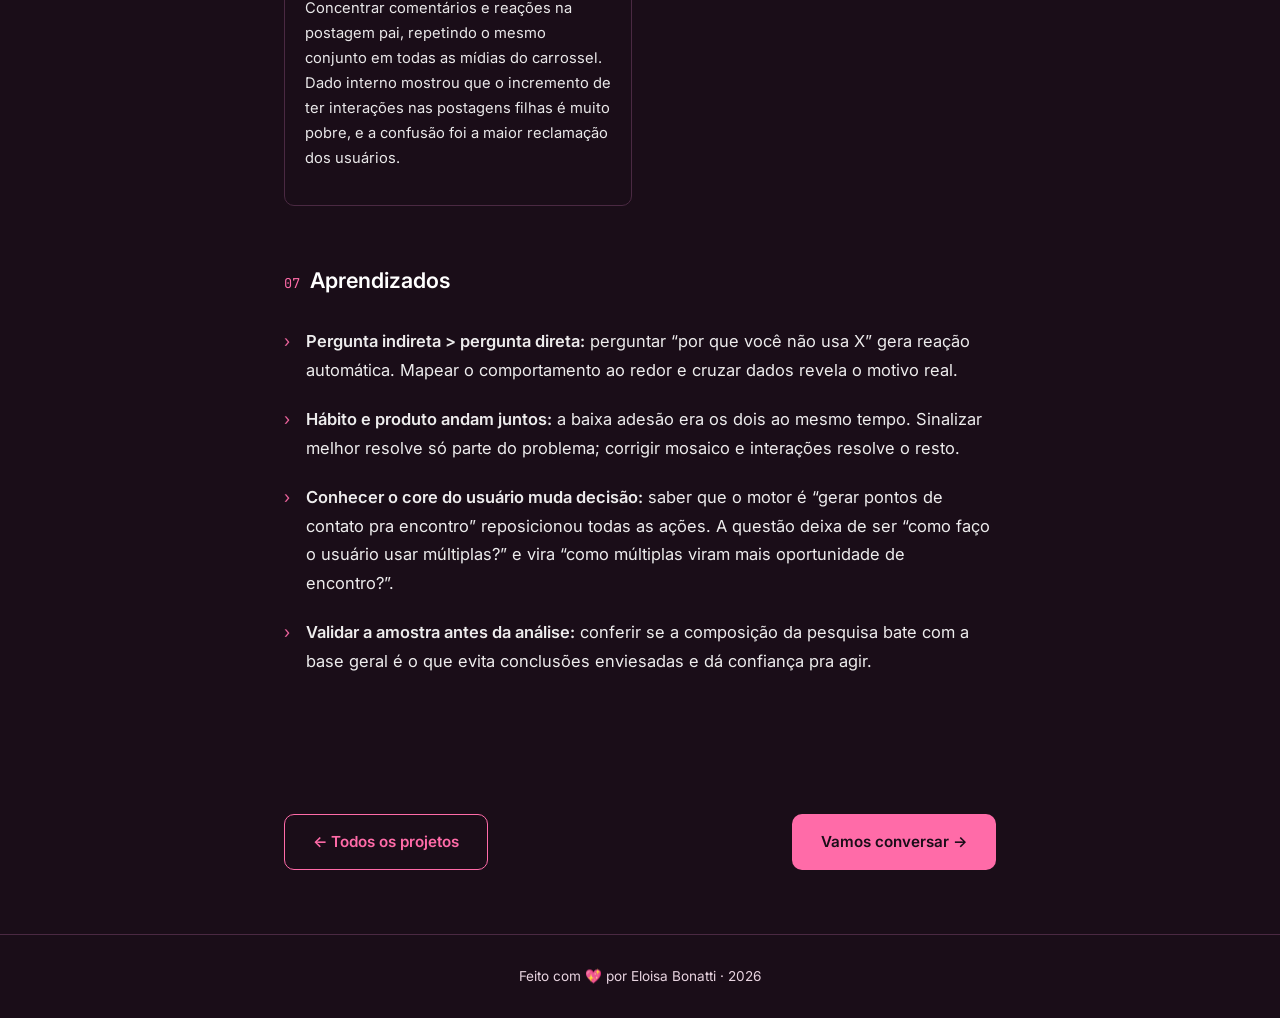
<file: projetos/pesquisa-postagens-multiplas.html>
<!DOCTYPE html>
<html lang="pt-BR">
<head>
  <meta charset="UTF-8" />
  <meta name="viewport" content="width=device-width, initial-scale=1.0" />
  <meta name="description" content="Case de discovery: pesquisa quantitativa sobre hábitos de postagem no Sexlog para destravar postagens múltiplas." />
  <title>Pesquisa de hábitos de postagem · Case de Produto · Eloisa Bonatti</title>
  <link rel="preconnect" href="https://fonts.googleapis.com">
  <link rel="preconnect" href="https://fonts.gstatic.com" crossorigin>
  <link href="https://fonts.googleapis.com/css2?family=Inter:wght@400;500;600;700;800&family=JetBrains+Mono:wght@400;600&display=swap" rel="stylesheet">
  <link rel="stylesheet" href="../src/styles/main.css" />
  <link rel="stylesheet" href="../src/styles/case.css" />
</head>
<body>
  <!-- NAV -->
  <header class="nav">
    <div class="container nav__inner">
      <a href="../index.html" class="nav__logo">✦ eloisa</a>
      <nav>
        <ul class="nav__links">
          <li><a href="../index.html#sobre">Sobre</a></li>
          <li><a href="../index.html#projetos">Projetos</a></li>
          <li><a href="../index.html#experiencia">Experiência</a></li>
          <li><a href="../index.html#contato">Contato</a></li>
        </ul>
      </nav>
      <button id="themeToggle" class="theme-toggle" aria-label="Alternar tema">🌙</button>
    </div>
  </header>

  <!-- CASE HERO -->
  <section class="case-hero">
    <div class="container">
      <a href="../index.html#projetos" class="back-link">← Voltar para projetos</a>
      <div class="case-hero__icon">📊</div>
      <p class="case-hero__category">Case de Discovery · Sexlog</p>
      <h1 class="case-hero__title">Pesquisa quantitativa sobre hábitos de postagem</h1>
      <p class="case-hero__subtitle">
        Notei um baixo uso do recurso de postagens múltiplas no Sexlog. Como parte
        da estratégia de discovery, <strong>idealizei, apliquei e analisei</strong>
        uma pesquisa quantitativa pra entender se o problema era de hábito ou de
        produto, e desenhei o plano de ação que destrava o uso.
      </p>
    </div>
  </section>

  <!-- CASE BODY -->
  <article class="case-body container">

    <!-- TL;DR -->
    <section class="case-section">
      <h2><span class="case-section__num">00</span> TL;DR</h2>
      <div class="callout">
        <p>
          Apenas <strong>8,4% das postagens</strong> no Sexlog usam o recurso de
          múltiplas mídias. Pra entender o porquê, desenhei e rodei uma pesquisa
          quantitativa que mostrou: <strong>a baixa adesão é metade hábito,
          metade produto</strong>. <strong>36% dos usuários não sabiam</strong>
          que era possível postar mais de uma mídia. Os que sabem evitam por
          comentários e likes confusos no formato atual. A partir disso, priorizei
          <strong>3 ações</strong>: sinalizar a opção no upload, trocar mosaico
          por carrossel e concentrar interações na postagem pai.
        </p>
      </div>
    </section>

    <!-- PROBLEMA -->
    <section class="case-section">
      <h2><span class="case-section__num">01</span> Problema</h2>
      <p>
        Olhando a distribuição de postagens por tipo, percebi um desequilíbrio
        evidente:
      </p>
      <ul class="bullet-list">
        <li><strong>83%</strong> · Imagens (única)</li>
        <li><strong>8,4%</strong> · Postagens múltiplas</li>
        <li><strong>7,4%</strong> · Vídeos</li>
        <li><strong>1,2%</strong> · Texto</li>
      </ul>
      <p>
        Postagens múltiplas tinham uma adesão muito baixa. A pergunta que precisava
        ser respondida: <strong>isso acontece por hábito dos usuários ou porque o
        recurso é mal desenvolvido?</strong>
      </p>
    </section>

    <!-- OBJETIVOS -->
    <section class="case-section">
      <h2><span class="case-section__num">02</span> Objetivos da pesquisa</h2>
      <ul class="bullet-list">
        <li>
          <strong>Principal:</strong> entender porque o uso de postagens múltiplas
          tem tão pouca expressão dentro do Sexlog.
        </li>
        <li>
          <strong>Secundário:</strong> mapear os hábitos gerais de postagem para
          informar futuras melhorias na experiência.
        </li>
      </ul>
    </section>

    <!-- METODOLOGIA -->
    <section class="case-section">
      <h2><span class="case-section__num">03</span> Método</h2>
      <p>
        Optei por <strong>pesquisa quantitativa</strong> com perguntas indiretas.
        Em vez de perguntar diretamente “por que você não usa postagens múltiplas?”
        (o que geraria reação automática), montei um questionário em volta de:
      </p>
      <ul class="bullet-list">
        <li>Quem está respondendo</li>
        <li>Qual a frequência de postagem</li>
        <li>O motivo pelo qual posta</li>
        <li>O que considera uma postagem de sucesso</li>
        <li>Modalidade preferida (foto, vídeo, texto, múltiplas)</li>
        <li>Por que não usa a postagem múltipla</li>
      </ul>
      <div class="callout">
        <p>
          <strong>Validação da amostra:</strong> a proporção de gênero dos respondentes
          se aproximou da base geral (70% homens, 22% casais), o que reduziu o viés
          de seleção e deu mais confiança aos resultados.
        </p>
      </div>
    </section>

    <!-- ACHADOS -->
    <section class="case-section">
      <h2><span class="case-section__num">04</span> Principais achados</h2>

      <p><strong>Sobre o objetivo no Sexlog:</strong></p>
      <ul class="bullet-list">
        <li><strong>46,3%</strong> · marcar encontros para sexo</li>
        <li><strong>42,0%</strong> · conhecer pessoas liberais para swing/ménage</li>
        <li>Só 12% dos usuários focam em se exibir ou ver fotos/vídeos</li>
      </ul>
      <p>
        Apesar de termos features para exibicionistas e viewers, o core do Sexlog
        é gente focada em encontro. Isso muda como olhamos para tudo o que sustenta
        ou atrapalha esse objetivo.
      </p>

      <p><strong>Sobre a frequência de postagem:</strong></p>
      <ul class="bullet-list">
        <li><strong>41,9%</strong> · raramente posta</li>
        <li><strong>26,2%</strong> · só posta quando tem material novo</li>
        <li><strong>66,4%</strong> · tira fotos para postar quando vê que faz tempo que não posta nada</li>
      </ul>
      <p>
        Achado importante: usuários se importam com a <strong>frequência</strong>
        de postagens, não com tempo real. Eles não querem montar cronologia, querem
        manter o perfil ativo pra gerar pontos de contato.
      </p>

      <p><strong>Sobre o que é uma postagem de sucesso:</strong></p>
      <ul class="bullet-list">
        <li><strong>39,8%</strong> · uma postagem que levou a um encontro</li>
        <li><strong>35,0%</strong> · uma postagem que trouxe um perfil novo interessante</li>
        <li>Likes e comentários ficam em terceiro lugar (17%)</li>
      </ul>

      <p><strong>Sobre o uso de postagens múltiplas:</strong></p>
      <ul class="bullet-list">
        <li><strong>77,5%</strong> · <strong>nunca fizeram</strong> uma postagem múltipla</li>
        <li><strong>85,5%</strong> · costumam postar foto única</li>
        <li>Postagens múltiplas representam só 7,6% das modalidades preferidas</li>
      </ul>

      <p><strong>Por que não usam o recurso (pergunta direta):</strong></p>
      <ul class="bullet-list">
        <li><strong>38,2%</strong> · prefiro dividir em várias postagens pra ter novidades sempre</li>
        <li><strong>36,4%</strong> · não sabia que era possível postar mais de uma foto/vídeo por vez</li>
        <li><strong>21,8%</strong> · acho mais fácil acompanhar comentários e likes em postagens de mídia única</li>
      </ul>
    </section>

    <!-- INFERÊNCIAS -->
    <section class="case-section">
      <h2><span class="case-section__num">05</span> Inferências</h2>
      <p>Combinando todas as respostas, cheguei nas seguintes conclusões:</p>
      <ul class="bullet-list">
        <li>
          Usuários postam para <strong>gerar pontos de contato</strong> com novos
          perfis e aumentar a chance de encontro.
        </li>
        <li>
          Não se importam em postar em tempo real, importam em <strong>postar
          sempre</strong>.
        </li>
        <li>
          Não querem montar cronologia como em outras redes sociais.
        </li>
        <li>
          Quanto mais postagens, <strong>mais pontos de contato</strong> com novos
          usuários.
        </li>
        <li>
          Existe um <strong>problema real de produto</strong> na visualização de
          comentários e likes das postagens múltiplas.
        </li>
        <li>
          Usuários reclamam do <strong>mosaico</strong> e do redimensionamento que
          deforma as imagens.
        </li>
        <li>
          A modal de upload <strong>não comunica</strong> que é possível postar mais
          de uma mídia por vez.
        </li>
      </ul>
    </section>

    <!-- AÇÕES -->
    <section class="case-section">
      <h2><span class="case-section__num">06</span> Plano de ação</h2>
      <p>
        A partir das inferências, priorizei <strong>3 ações</strong> que atacam tanto
        o problema de comunicação quanto o de produto:
      </p>

      <div class="groups">

        <div class="group">
          <div class="group__header">
            <span class="group__badge">Ação 1</span>
            <span class="group__role">Comunicação</span>
          </div>
          <h3>Sinalizar no upload</h3>
          <p class="group__hypo">Resolve os 36% que não sabiam que era possível.</p>
          <p>
            Melhorar a modal de publicação para deixar claro que é possível postar
            mais de uma foto ou vídeo de uma vez.
          </p>
        </div>

        <div class="group">
          <div class="group__header">
            <span class="group__badge">Ação 2</span>
            <span class="group__role">Produto</span>
          </div>
          <h3>Carrossel no lugar do mosaico</h3>
          <p class="group__hypo">Resolve a queixa de deformação e perda de qualidade.</p>
          <p>
            Exibir as mídias em formato de carrossel, com foco em uma mídia por vez,
            sem redimensionamento que distorce. O clique abre direto a foto ampliada,
            e a navegação horizontal leva pelas mídias da postagem.
          </p>
        </div>

        <div class="group">
          <div class="group__header">
            <span class="group__badge">Ação 3</span>
            <span class="group__role">Interação</span>
          </div>
          <h3>Interações só na postagem pai</h3>
          <p class="group__hypo">Resolve a confusão de comentários e likes.</p>
          <p>
            Concentrar comentários e reações na postagem pai, repetindo o mesmo
            conjunto em todas as mídias do carrossel. Dado interno mostrou que o
            incremento de ter interações nas postagens filhas é muito pobre, e a
            confusão foi a maior reclamação dos usuários.
          </p>
        </div>

      </div>
    </section>

    <!-- APRENDIZADOS -->
    <section class="case-section">
      <h2><span class="case-section__num">07</span> Aprendizados</h2>
      <ul class="bullet-list">
        <li>
          <strong>Pergunta indireta &gt; pergunta direta:</strong> perguntar “por
          que você não usa X” gera reação automática. Mapear o comportamento ao
          redor e cruzar dados revela o motivo real.
        </li>
        <li>
          <strong>Hábito e produto andam juntos:</strong> a baixa adesão era os
          dois ao mesmo tempo. Sinalizar melhor resolve só parte do problema;
          corrigir mosaico e interações resolve o resto.
        </li>
        <li>
          <strong>Conhecer o core do usuário muda decisão:</strong> saber que o
          motor é “gerar pontos de contato pra encontro” reposicionou todas as
          ações. A questão deixa de ser “como faço o usuário usar múltiplas?” e
          vira “como múltiplas viram mais oportunidade de encontro?”.
        </li>
        <li>
          <strong>Validar a amostra antes da análise:</strong> conferir se a
          composição da pesquisa bate com a base geral é o que evita conclusões
          enviesadas e dá confiança pra agir.
        </li>
      </ul>
    </section>

  </article>

  <!-- NAV ENTRE PROJETOS -->
  <section class="case-nav container">
    <a href="../index.html#projetos" class="btn btn--ghost">← Todos os projetos</a>
    <a href="../index.html#contato" class="btn btn--primary">Vamos conversar →</a>
  </section>

  <footer class="footer">
    <div class="container">
      <p>Feito com 💖 por Eloisa Bonatti · <span id="year"></span></p>
    </div>
  </footer>

  <script src="../src/utils/main.js"></script>
</body>
</html>
</file>
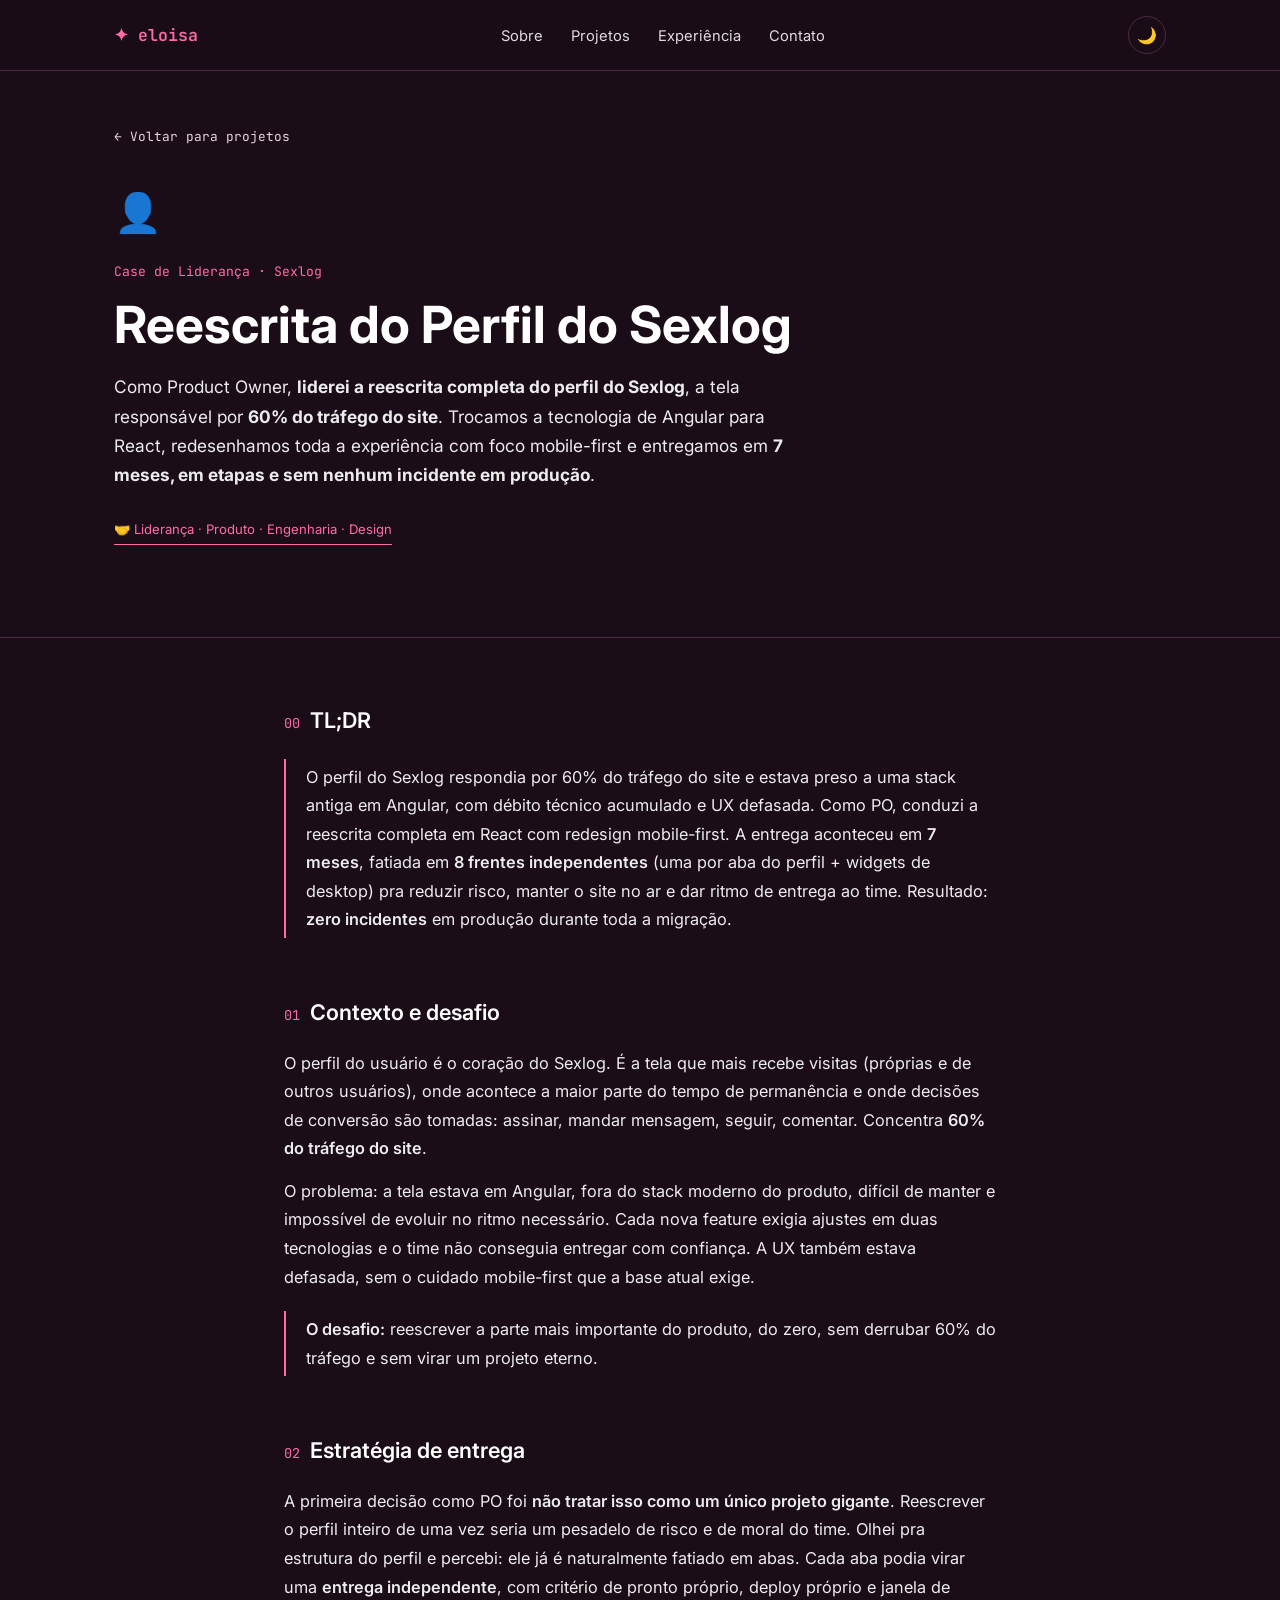
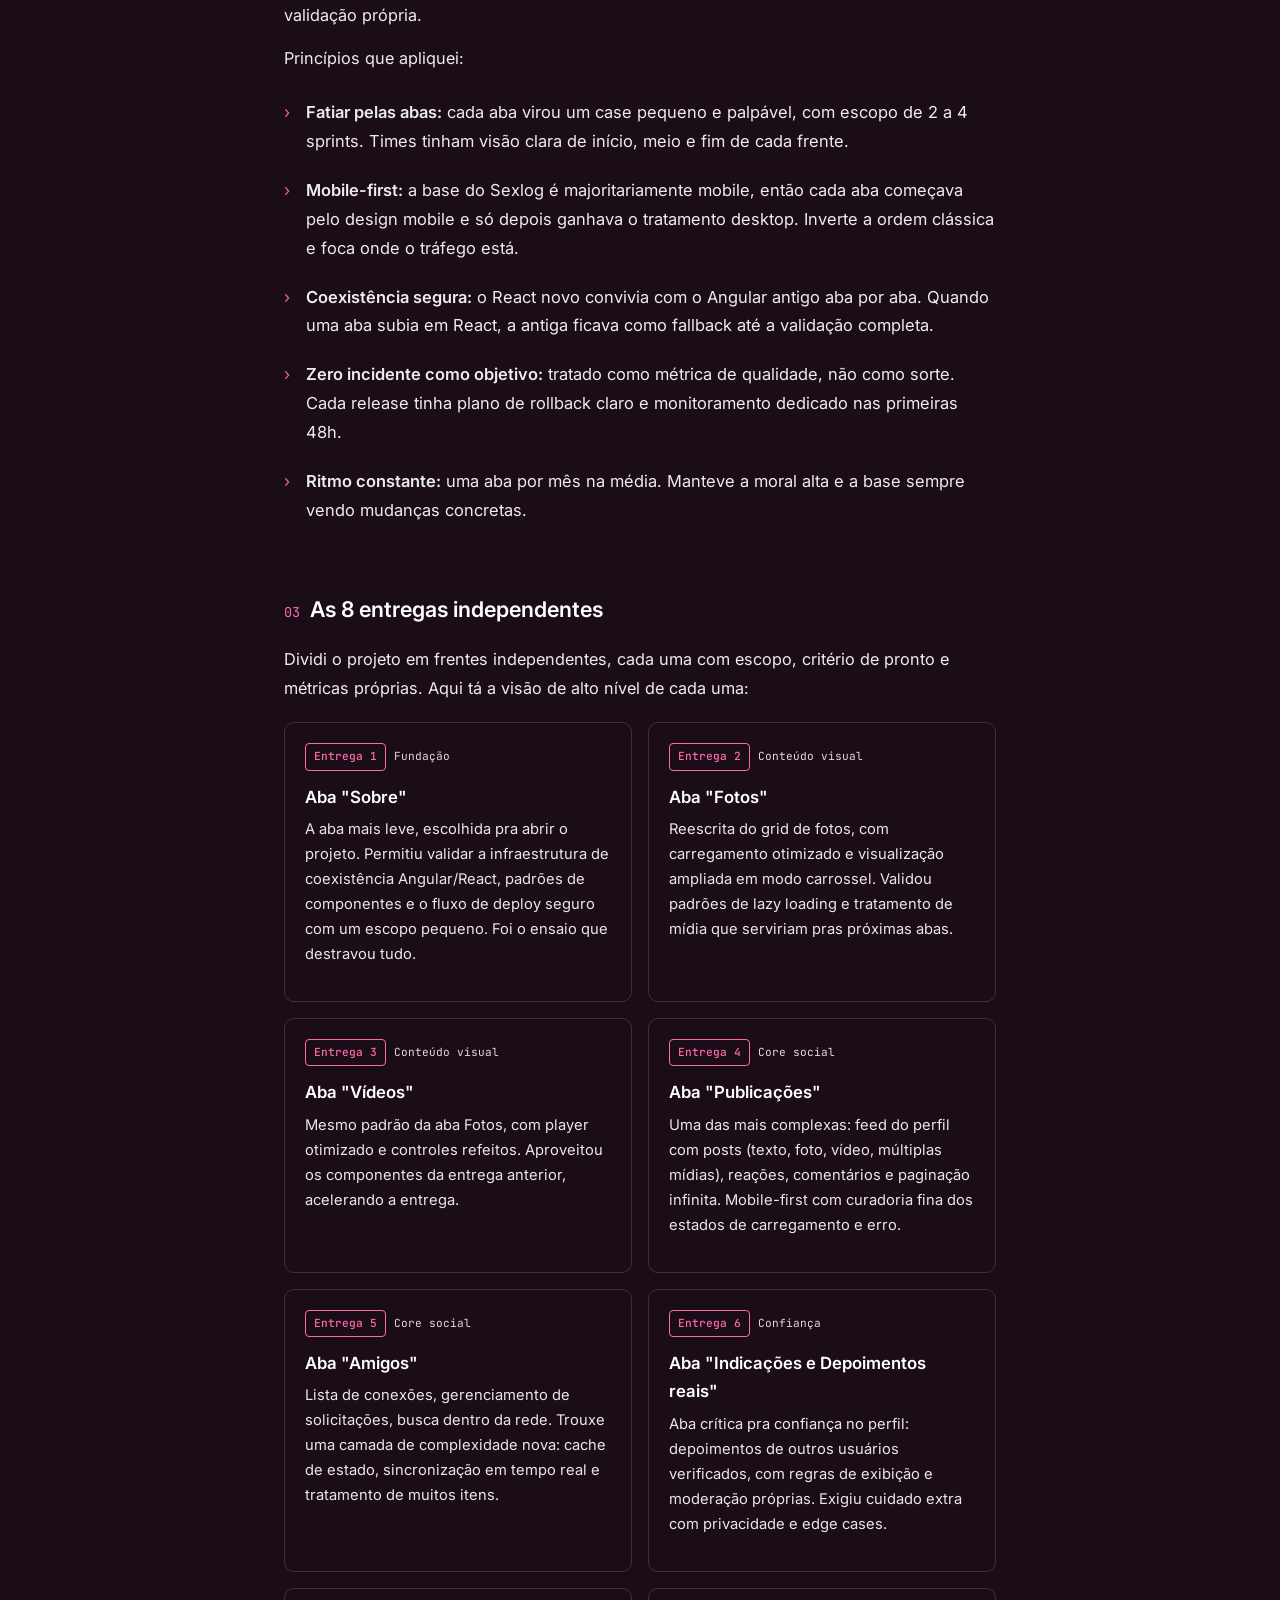
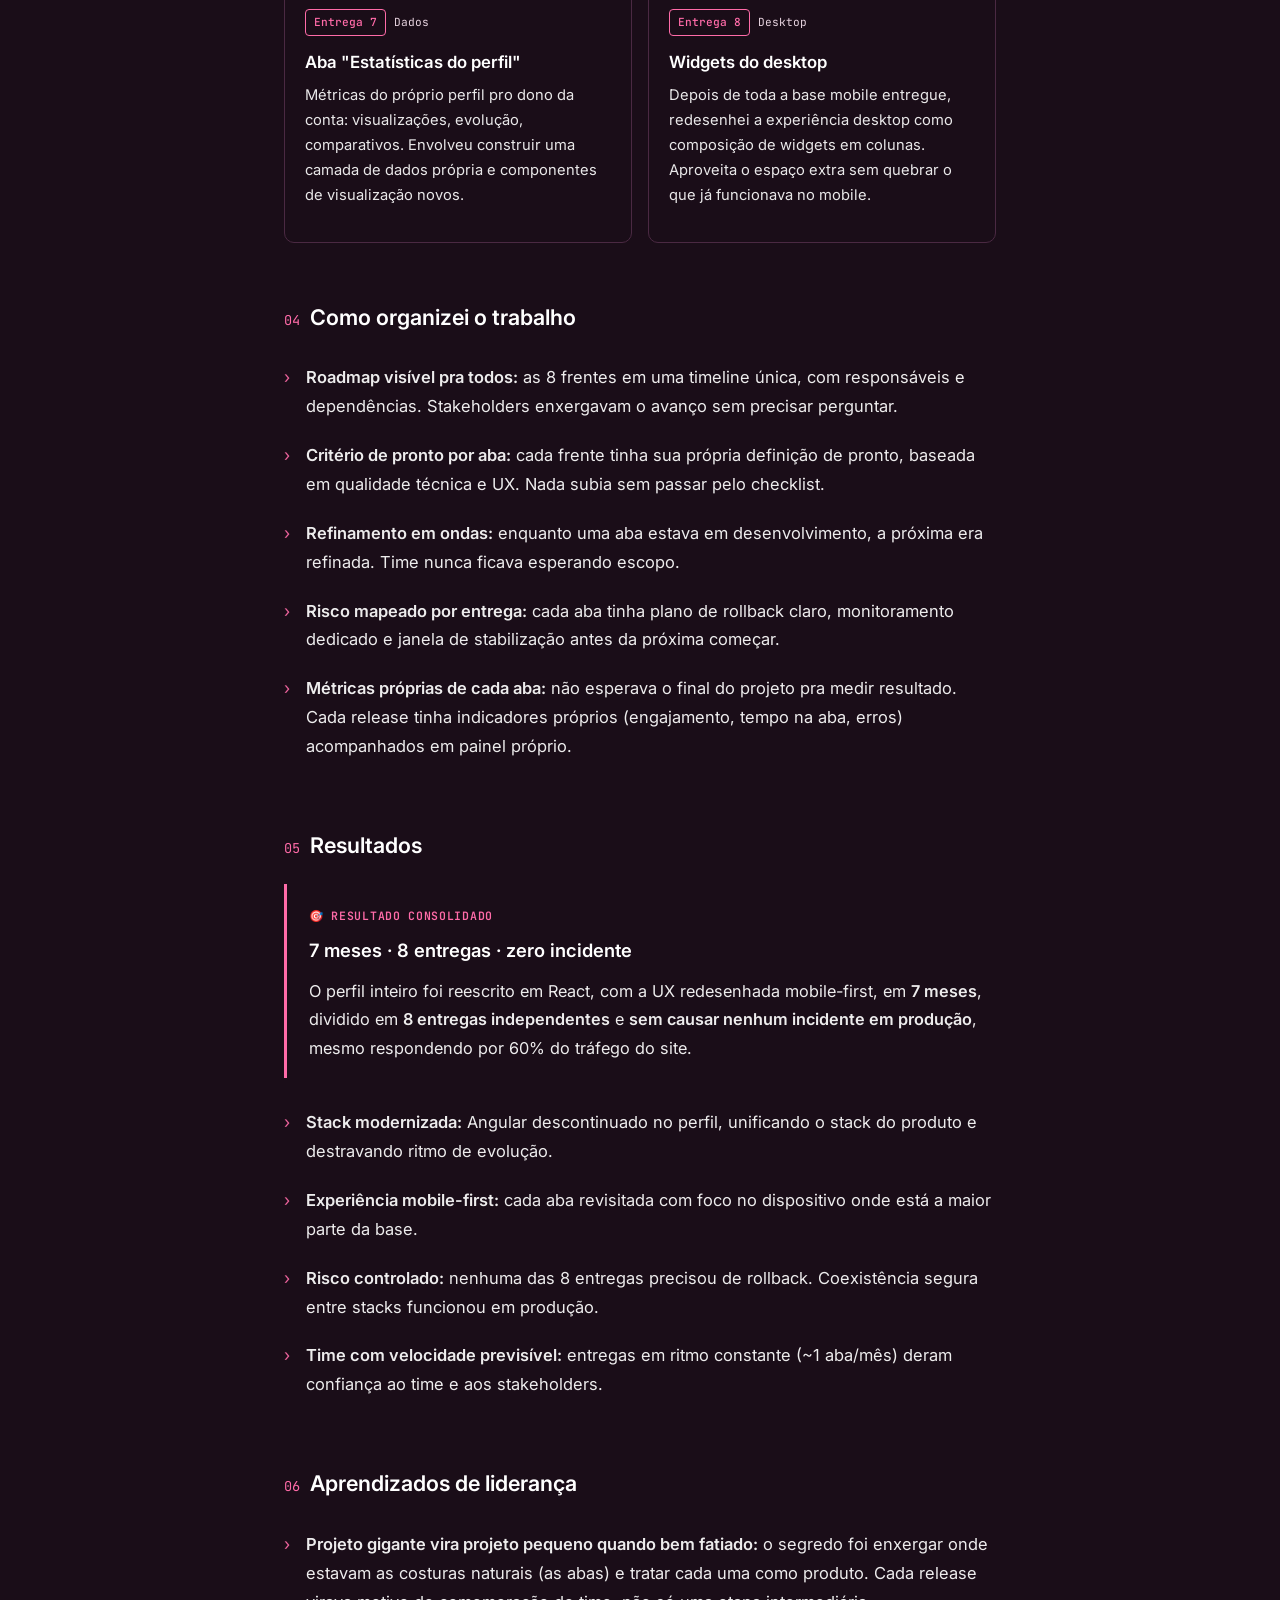
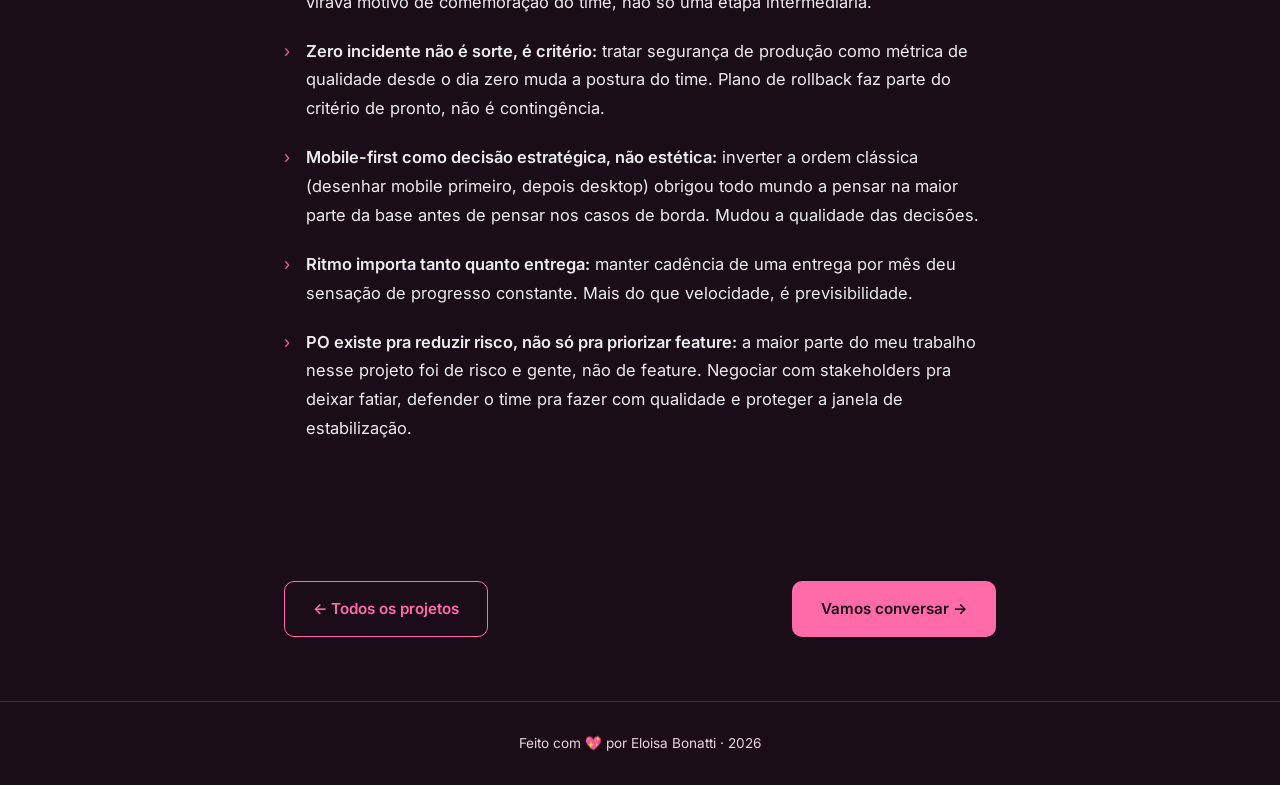
<file: projetos/reescrita-perfil.html>
<!DOCTYPE html>
<html lang="pt-BR">
<head>
  <meta charset="UTF-8" />
  <meta name="viewport" content="width=device-width, initial-scale=1.0" />
  <meta name="description" content="Reescrita completa do perfil do Sexlog: migração Angular → React liderada por Eloisa Bonatti como Product Owner. 60% do tráfego do site, 7 meses, zero incidentes." />
  <title>Reescrita do Perfil do Sexlog · Case de Liderança · Eloisa Bonatti</title>
  <link rel="preconnect" href="https://fonts.googleapis.com">
  <link rel="preconnect" href="https://fonts.gstatic.com" crossorigin>
  <link href="https://fonts.googleapis.com/css2?family=Inter:wght@400;500;600;700;800&family=JetBrains+Mono:wght@400;600&display=swap" rel="stylesheet">
  <link rel="stylesheet" href="../src/styles/main.css" />
  <link rel="stylesheet" href="../src/styles/case.css" />
</head>
<body>
  <!-- NAV -->
  <header class="nav">
    <div class="container nav__inner">
      <a href="../index.html" class="nav__logo">✦ eloisa</a>
      <nav>
        <ul class="nav__links">
          <li><a href="../index.html#sobre">Sobre</a></li>
          <li><a href="../index.html#projetos">Projetos</a></li>
          <li><a href="../index.html#experiencia">Experiência</a></li>
          <li><a href="../index.html#contato">Contato</a></li>
        </ul>
      </nav>
      <button id="themeToggle" class="theme-toggle" aria-label="Alternar tema">🌙</button>
    </div>
  </header>

  <!-- CASE HERO -->
  <section class="case-hero">
    <div class="container">
      <a href="../index.html#projetos" class="back-link">← Voltar para projetos</a>
      <div class="case-hero__icon">👤</div>
      <p class="case-hero__category">Case de Liderança · Sexlog</p>
      <h1 class="case-hero__title">Reescrita do Perfil do Sexlog</h1>
      <p class="case-hero__subtitle">
        Como Product Owner, <strong>liderei a reescrita completa do perfil do Sexlog</strong>,
        a tela responsável por <strong>60% do tráfego do site</strong>. Trocamos a tecnologia
        de Angular para React, redesenhamos toda a experiência com foco mobile-first e
        entregamos em <strong>7 meses, em etapas e sem nenhum incidente em produção</strong>.
      </p>
      <div class="author-badge">🤝 Liderança · Produto · Engenharia · Design</div>
    </div>
  </section>

  <!-- CASE BODY -->
  <article class="case-body container">

    <!-- TL;DR -->
    <section class="case-section">
      <h2><span class="case-section__num">00</span> TL;DR</h2>
      <div class="callout">
        <p>
          O perfil do Sexlog respondia por 60% do tráfego do site e estava preso a uma
          stack antiga em Angular, com débito técnico acumulado e UX defasada. Como PO,
          conduzi a reescrita completa em React com redesign mobile-first. A entrega
          aconteceu em <strong>7 meses</strong>, fatiada em <strong>8 frentes
          independentes</strong> (uma por aba do perfil + widgets de desktop) pra reduzir
          risco, manter o site no ar e dar ritmo de entrega ao time. Resultado:
          <strong>zero incidentes</strong> em produção durante toda a migração.
        </p>
      </div>
    </section>

    <!-- CONTEXTO -->
    <section class="case-section">
      <h2><span class="case-section__num">01</span> Contexto e desafio</h2>
      <p>
        O perfil do usuário é o coração do Sexlog. É a tela que mais recebe visitas
        (próprias e de outros usuários), onde acontece a maior parte do tempo de
        permanência e onde decisões de conversão são tomadas: assinar, mandar mensagem,
        seguir, comentar. Concentra <strong>60% do tráfego do site</strong>.
      </p>
      <p>
        O problema: a tela estava em Angular, fora do stack moderno do produto,
        difícil de manter e impossível de evoluir no ritmo necessário. Cada nova
        feature exigia ajustes em duas tecnologias e o time não conseguia entregar
        com confiança. A UX também estava defasada, sem o cuidado mobile-first que
        a base atual exige.
      </p>
      <div class="callout">
        <p>
          <strong>O desafio:</strong> reescrever a parte mais importante do produto,
          do zero, sem derrubar 60% do tráfego e sem virar um projeto eterno.
        </p>
      </div>
    </section>

    <!-- ESTRATÉGIA -->
    <section class="case-section">
      <h2><span class="case-section__num">02</span> Estratégia de entrega</h2>
      <p>
        A primeira decisão como PO foi <strong>não tratar isso como um único projeto
        gigante</strong>. Reescrever o perfil inteiro de uma vez seria um pesadelo de
        risco e de moral do time. Olhei pra estrutura do perfil e percebi: ele já é
        naturalmente fatiado em abas. Cada aba podia virar uma <strong>entrega
        independente</strong>, com critério de pronto próprio, deploy próprio e janela
        de validação própria.
      </p>
      <p>Princípios que apliquei:</p>
      <ul class="bullet-list">
        <li>
          <strong>Fatiar pelas abas:</strong> cada aba virou um case pequeno e
          palpável, com escopo de 2 a 4 sprints. Times tinham visão clara de início,
          meio e fim de cada frente.
        </li>
        <li>
          <strong>Mobile-first:</strong> a base do Sexlog é majoritariamente mobile,
          então cada aba começava pelo design mobile e só depois ganhava o tratamento
          desktop. Inverte a ordem clássica e foca onde o tráfego está.
        </li>
        <li>
          <strong>Coexistência segura:</strong> o React novo convivia com o Angular
          antigo aba por aba. Quando uma aba subia em React, a antiga ficava como
          fallback até a validação completa.
        </li>
        <li>
          <strong>Zero incidente como objetivo:</strong> tratado como métrica de
          qualidade, não como sorte. Cada release tinha plano de rollback claro e
          monitoramento dedicado nas primeiras 48h.
        </li>
        <li>
          <strong>Ritmo constante:</strong> uma aba por mês na média. Manteve a moral
          alta e a base sempre vendo mudanças concretas.
        </li>
      </ul>
    </section>

    <!-- AS 8 ENTREGAS -->
    <section class="case-section">
      <h2><span class="case-section__num">03</span> As 8 entregas independentes</h2>
      <p>
        Dividi o projeto em frentes independentes, cada uma com escopo, critério de
        pronto e métricas próprias. Aqui tá a visão de alto nível de cada uma:
      </p>
      <div class="groups">

        <div class="group">
          <div class="group__header">
            <span class="group__badge">Entrega 1</span>
            <span class="group__role">Fundação</span>
          </div>
          <h3>Aba "Sobre"</h3>
          <p>
            A aba mais leve, escolhida pra abrir o projeto. Permitiu validar a
            infraestrutura de coexistência Angular/React, padrões de componentes e
            o fluxo de deploy seguro com um escopo pequeno. Foi o ensaio que
            destravou tudo.
          </p>
        </div>

        <div class="group">
          <div class="group__header">
            <span class="group__badge">Entrega 2</span>
            <span class="group__role">Conteúdo visual</span>
          </div>
          <h3>Aba "Fotos"</h3>
          <p>
            Reescrita do grid de fotos, com carregamento otimizado e visualização
            ampliada em modo carrossel. Validou padrões de lazy loading e tratamento
            de mídia que serviriam pras próximas abas.
          </p>
        </div>

        <div class="group">
          <div class="group__header">
            <span class="group__badge">Entrega 3</span>
            <span class="group__role">Conteúdo visual</span>
          </div>
          <h3>Aba "Vídeos"</h3>
          <p>
            Mesmo padrão da aba Fotos, com player otimizado e controles refeitos.
            Aproveitou os componentes da entrega anterior, acelerando a entrega.
          </p>
        </div>

        <div class="group">
          <div class="group__header">
            <span class="group__badge">Entrega 4</span>
            <span class="group__role">Core social</span>
          </div>
          <h3>Aba "Publicações"</h3>
          <p>
            Uma das mais complexas: feed do perfil com posts (texto, foto, vídeo,
            múltiplas mídias), reações, comentários e paginação infinita. Mobile-first
            com curadoria fina dos estados de carregamento e erro.
          </p>
        </div>

        <div class="group">
          <div class="group__header">
            <span class="group__badge">Entrega 5</span>
            <span class="group__role">Core social</span>
          </div>
          <h3>Aba "Amigos"</h3>
          <p>
            Lista de conexões, gerenciamento de solicitações, busca dentro da rede.
            Trouxe uma camada de complexidade nova: cache de estado, sincronização
            em tempo real e tratamento de muitos itens.
          </p>
        </div>

        <div class="group">
          <div class="group__header">
            <span class="group__badge">Entrega 6</span>
            <span class="group__role">Confiança</span>
          </div>
          <h3>Aba "Indicações e Depoimentos reais"</h3>
          <p>
            Aba crítica pra confiança no perfil: depoimentos de outros usuários
            verificados, com regras de exibição e moderação próprias. Exigiu cuidado
            extra com privacidade e edge cases.
          </p>
        </div>

        <div class="group">
          <div class="group__header">
            <span class="group__badge">Entrega 7</span>
            <span class="group__role">Dados</span>
          </div>
          <h3>Aba "Estatísticas do perfil"</h3>
          <p>
            Métricas do próprio perfil pro dono da conta: visualizações, evolução,
            comparativos. Envolveu construir uma camada de dados própria e
            componentes de visualização novos.
          </p>
        </div>

        <div class="group">
          <div class="group__header">
            <span class="group__badge">Entrega 8</span>
            <span class="group__role">Desktop</span>
          </div>
          <h3>Widgets do desktop</h3>
          <p>
            Depois de toda a base mobile entregue, redesenhei a experiência desktop
            como composição de widgets em colunas. Aproveita o espaço extra sem
            quebrar o que já funcionava no mobile.
          </p>
        </div>

      </div>
    </section>

    <!-- COMO ORGANIZEI -->
    <section class="case-section">
      <h2><span class="case-section__num">04</span> Como organizei o trabalho</h2>
      <ul class="bullet-list">
        <li>
          <strong>Roadmap visível pra todos:</strong> as 8 frentes em uma timeline
          única, com responsáveis e dependências. Stakeholders enxergavam o avanço sem
          precisar perguntar.
        </li>
        <li>
          <strong>Critério de pronto por aba:</strong> cada frente tinha sua própria
          definição de pronto, baseada em qualidade técnica e UX. Nada subia sem
          passar pelo checklist.
        </li>
        <li>
          <strong>Refinamento em ondas:</strong> enquanto uma aba estava em
          desenvolvimento, a próxima era refinada. Time nunca ficava esperando
          escopo.
        </li>
        <li>
          <strong>Risco mapeado por entrega:</strong> cada aba tinha plano de
          rollback claro, monitoramento dedicado e janela de stabilização antes
          da próxima começar.
        </li>
        <li>
          <strong>Métricas próprias de cada aba:</strong> não esperava o final do
          projeto pra medir resultado. Cada release tinha indicadores próprios
          (engajamento, tempo na aba, erros) acompanhados em painel próprio.
        </li>
      </ul>
    </section>

    <!-- RESULTADOS -->
    <section class="case-section">
      <h2><span class="case-section__num">05</span> Resultados</h2>
      <div class="winner-card">
        <div class="winner-card__badge">🎯 Resultado consolidado</div>
        <h3>7 meses · 8 entregas · zero incidente</h3>
        <p>
          O perfil inteiro foi reescrito em React, com a UX redesenhada mobile-first,
          em <strong>7 meses</strong>, dividido em <strong>8 entregas independentes</strong>
          e <strong>sem causar nenhum incidente em produção</strong>, mesmo respondendo
          por 60% do tráfego do site.
        </p>
      </div>
      <ul class="bullet-list">
        <li>
          <strong>Stack modernizada:</strong> Angular descontinuado no perfil,
          unificando o stack do produto e destravando ritmo de evolução.
        </li>
        <li>
          <strong>Experiência mobile-first:</strong> cada aba revisitada com foco
          no dispositivo onde está a maior parte da base.
        </li>
        <li>
          <strong>Risco controlado:</strong> nenhuma das 8 entregas precisou de
          rollback. Coexistência segura entre stacks funcionou em produção.
        </li>
        <li>
          <strong>Time com velocidade previsível:</strong> entregas em ritmo
          constante (~1 aba/mês) deram confiança ao time e aos stakeholders.
        </li>
      </ul>
    </section>

    <!-- APRENDIZADOS -->
    <section class="case-section">
      <h2><span class="case-section__num">06</span> Aprendizados de liderança</h2>
      <ul class="bullet-list">
        <li>
          <strong>Projeto gigante vira projeto pequeno quando bem fatiado:</strong>
          o segredo foi enxergar onde estavam as costuras naturais (as abas) e
          tratar cada uma como produto. Cada release virava motivo de comemoração
          do time, não só uma etapa intermediária.
        </li>
        <li>
          <strong>Zero incidente não é sorte, é critério:</strong> tratar segurança
          de produção como métrica de qualidade desde o dia zero muda a postura
          do time. Plano de rollback faz parte do critério de pronto, não é
          contingência.
        </li>
        <li>
          <strong>Mobile-first como decisão estratégica, não estética:</strong>
          inverter a ordem clássica (desenhar mobile primeiro, depois desktop)
          obrigou todo mundo a pensar na maior parte da base antes de pensar nos
          casos de borda. Mudou a qualidade das decisões.
        </li>
        <li>
          <strong>Ritmo importa tanto quanto entrega:</strong> manter cadência de
          uma entrega por mês deu sensação de progresso constante. Mais do que
          velocidade, é previsibilidade.
        </li>
        <li>
          <strong>PO existe pra reduzir risco, não só pra priorizar feature:</strong>
          a maior parte do meu trabalho nesse projeto foi de risco e gente, não
          de feature. Negociar com stakeholders pra deixar fatiar, defender o
          time pra fazer com qualidade e proteger a janela de estabilização.
        </li>
      </ul>
    </section>

  </article>

  <!-- NAV ENTRE PROJETOS -->
  <section class="case-nav container">
    <a href="../index.html#projetos" class="btn btn--ghost">← Todos os projetos</a>
    <a href="../index.html#contato" class="btn btn--primary">Vamos conversar →</a>
  </section>

  <footer class="footer">
    <div class="container">
      <p>Feito com 💖 por Eloisa Bonatti · <span id="year"></span></p>
    </div>
  </footer>

  <script src="../src/utils/main.js"></script>
</body>
</html>
</file>
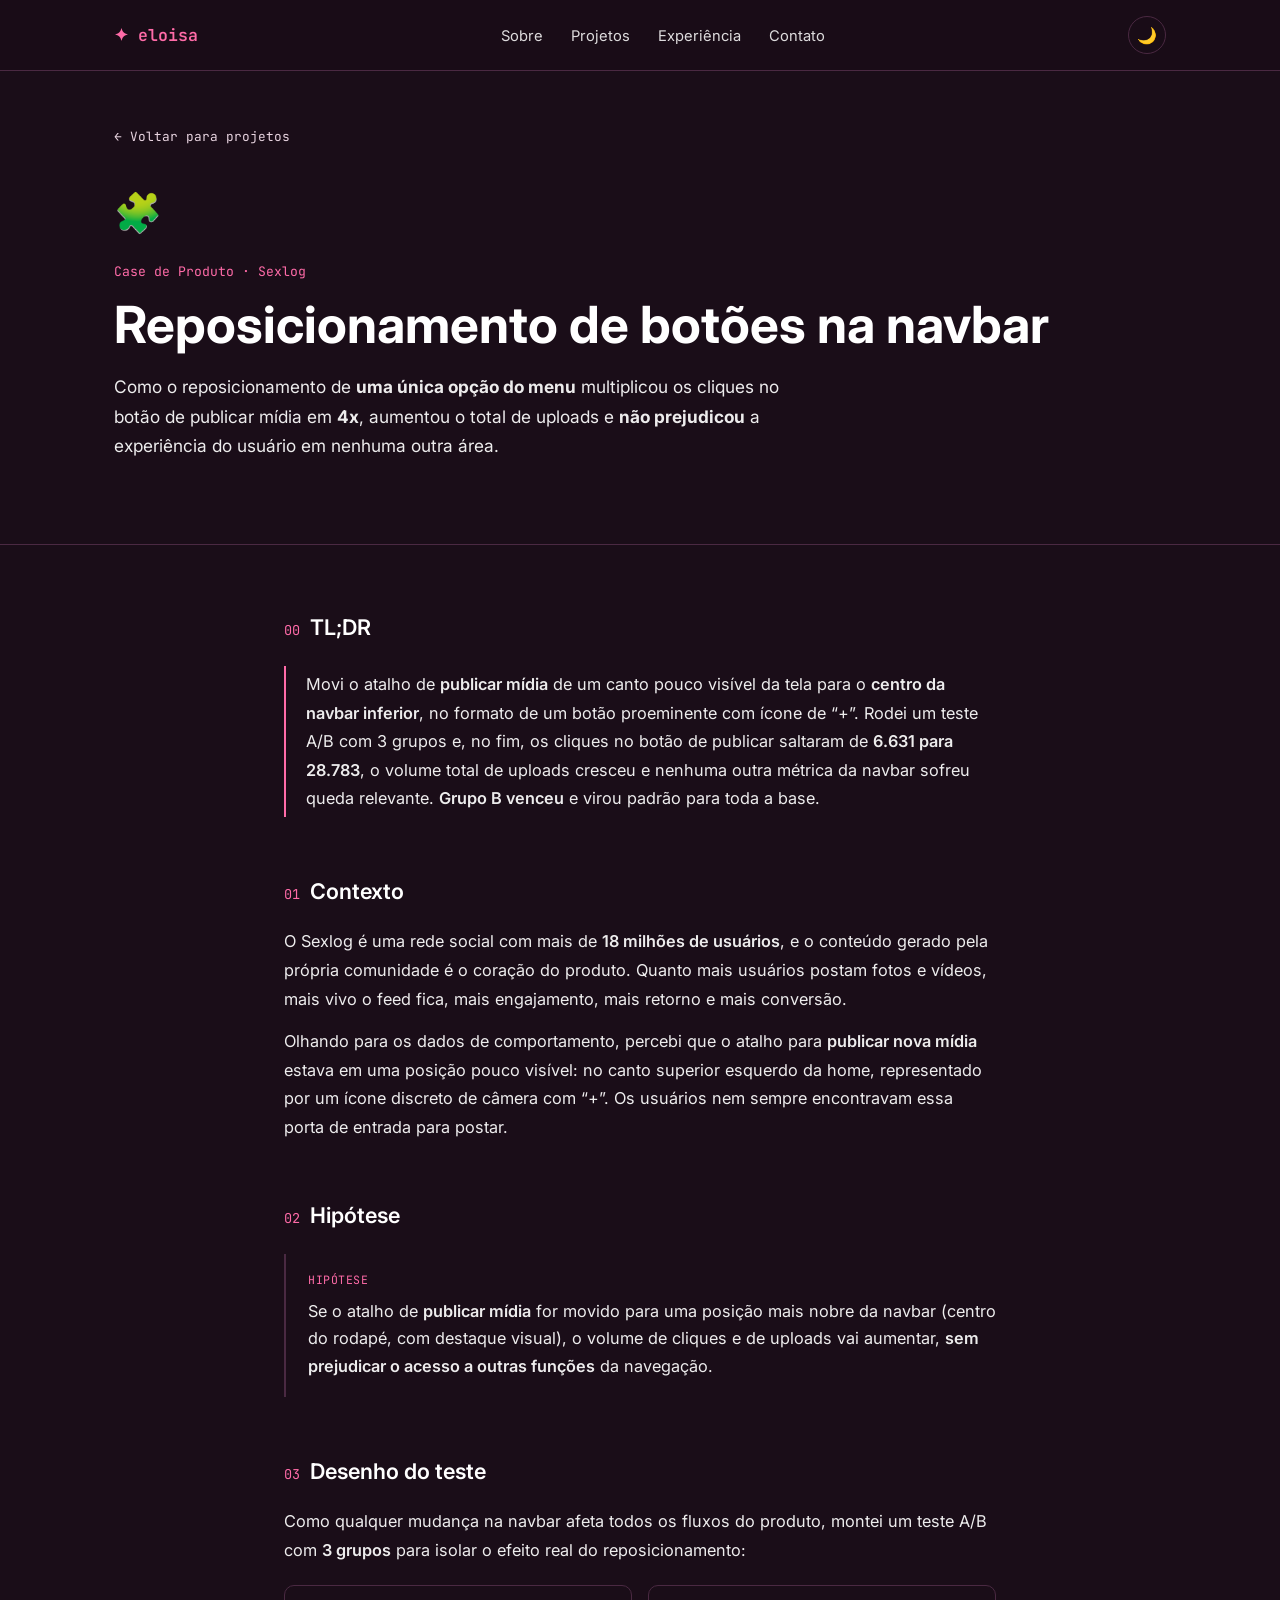
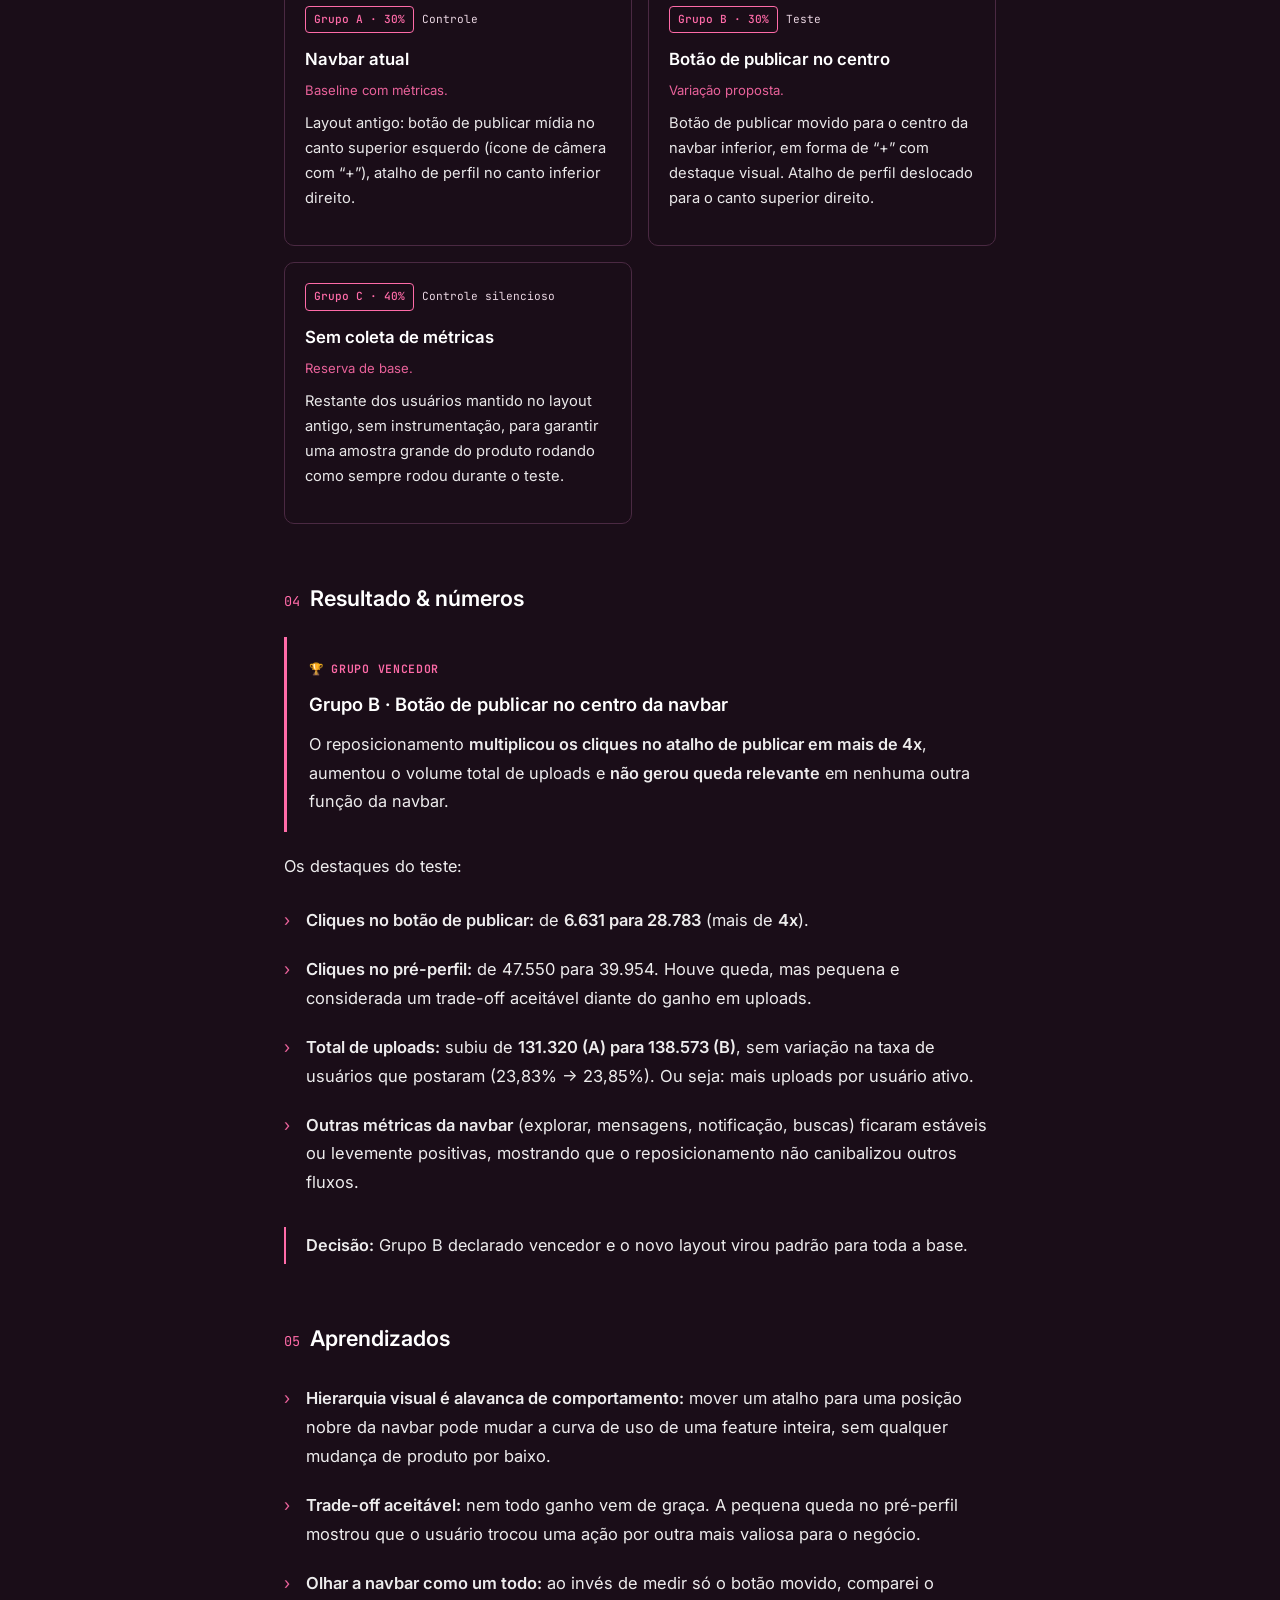
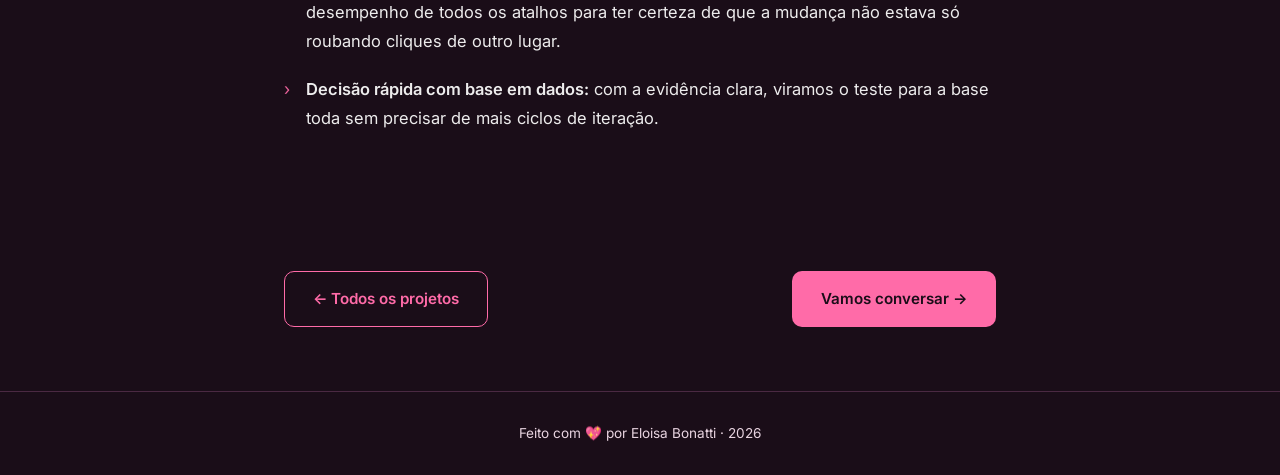
<file: projetos/reposicionamento-navbar.html>
<!DOCTYPE html>
<html lang="pt-BR">
<head>
  <meta charset="UTF-8" />
  <meta name="viewport" content="width=device-width, initial-scale=1.0" />
  <meta name="description" content="Case: como o reposicionamento de uma opção do menu aumentou os uploads de mídia no Sexlog sem prejudicar a experiência." />
  <title>Reposicionamento na navbar · Case de Produto · Eloisa Bonatti</title>
  <link rel="preconnect" href="https://fonts.googleapis.com">
  <link rel="preconnect" href="https://fonts.gstatic.com" crossorigin>
  <link href="https://fonts.googleapis.com/css2?family=Inter:wght@400;500;600;700;800&family=JetBrains+Mono:wght@400;600&display=swap" rel="stylesheet">
  <link rel="stylesheet" href="../src/styles/main.css" />
  <link rel="stylesheet" href="../src/styles/case.css" />
</head>
<body>
  <!-- NAV -->
  <header class="nav">
    <div class="container nav__inner">
      <a href="../index.html" class="nav__logo">✦ eloisa</a>
      <nav>
        <ul class="nav__links">
          <li><a href="../index.html#sobre">Sobre</a></li>
          <li><a href="../index.html#projetos">Projetos</a></li>
          <li><a href="../index.html#experiencia">Experiência</a></li>
          <li><a href="../index.html#contato">Contato</a></li>
        </ul>
      </nav>
      <button id="themeToggle" class="theme-toggle" aria-label="Alternar tema">🌙</button>
    </div>
  </header>

  <!-- CASE HERO -->
  <section class="case-hero">
    <div class="container">
      <a href="../index.html#projetos" class="back-link">← Voltar para projetos</a>
      <div class="case-hero__icon">🧩</div>
      <p class="case-hero__category">Case de Produto · Sexlog</p>
      <h1 class="case-hero__title">Reposicionamento de botões na navbar</h1>
      <p class="case-hero__subtitle">
        Como o reposicionamento de <strong>uma única opção do menu</strong>
        multiplicou os cliques no botão de publicar mídia em <strong>4x</strong>,
        aumentou o total de uploads e <strong>não prejudicou</strong> a experiência
        do usuário em nenhuma outra área.
      </p>
    </div>
  </section>

  <!-- CASE BODY -->
  <article class="case-body container">

    <!-- TL;DR -->
    <section class="case-section">
      <h2><span class="case-section__num">00</span> TL;DR</h2>
      <div class="callout">
        <p>
          Movi o atalho de <strong>publicar mídia</strong> de um canto pouco
          visível da tela para o <strong>centro da navbar inferior</strong>, no
          formato de um botão proeminente com ícone de “+”. Rodei um teste A/B
          com 3 grupos e, no fim, os cliques no botão de publicar saltaram de
          <strong>6.631 para 28.783</strong>, o volume total de uploads cresceu
          e nenhuma outra métrica da navbar sofreu queda relevante.
          <strong>Grupo B venceu</strong> e virou padrão para toda a base.
        </p>
      </div>
    </section>

    <!-- CONTEXTO -->
    <section class="case-section">
      <h2><span class="case-section__num">01</span> Contexto</h2>
      <p>
        O Sexlog é uma rede social com mais de <strong>18 milhões de usuários</strong>,
        e o conteúdo gerado pela própria comunidade é o coração do produto.
        Quanto mais usuários postam fotos e vídeos, mais vivo o feed fica, mais
        engajamento, mais retorno e mais conversão.
      </p>
      <p>
        Olhando para os dados de comportamento, percebi que o atalho para
        <strong>publicar nova mídia</strong> estava em uma posição pouco visível:
        no canto superior esquerdo da home, representado por um ícone discreto
        de câmera com “+”. Os usuários nem sempre encontravam essa porta de
        entrada para postar.
      </p>
    </section>

    <!-- HIPÓTESE -->
    <section class="case-section">
      <h2><span class="case-section__num">02</span> Hipótese</h2>
      <div class="hypotheses">
        <div class="hypothesis">
          <div class="hypothesis__label">Hipótese</div>
          <p>
            Se o atalho de <strong>publicar mídia</strong> for movido para uma
            posição mais nobre da navbar (centro do rodapé, com destaque visual),
            o volume de cliques e de uploads vai aumentar, <strong>sem prejudicar
            o acesso a outras funções</strong> da navegação.
          </p>
        </div>
      </div>
    </section>

    <!-- DESENHO DO TESTE -->
    <section class="case-section">
      <h2><span class="case-section__num">03</span> Desenho do teste</h2>
      <p>
        Como qualquer mudança na navbar afeta todos os fluxos do produto, montei
        um teste A/B com <strong>3 grupos</strong> para isolar o efeito real do
        reposicionamento:
      </p>
      <div class="groups">

        <div class="group">
          <div class="group__header">
            <span class="group__badge">Grupo A · 30%</span>
            <span class="group__role">Controle</span>
          </div>
          <h3>Navbar atual</h3>
          <p class="group__hypo">Baseline com métricas.</p>
          <p>
            Layout antigo: botão de publicar mídia no canto superior esquerdo
            (ícone de câmera com “+”), atalho de perfil no canto inferior direito.
          </p>
        </div>

        <div class="group">
          <div class="group__header">
            <span class="group__badge">Grupo B · 30%</span>
            <span class="group__role">Teste</span>
          </div>
          <h3>Botão de publicar no centro</h3>
          <p class="group__hypo">Variação proposta.</p>
          <p>
            Botão de publicar movido para o centro da navbar inferior, em forma
            de “+” com destaque visual. Atalho de perfil deslocado para o canto
            superior direito.
          </p>
        </div>

        <div class="group">
          <div class="group__header">
            <span class="group__badge">Grupo C · 40%</span>
            <span class="group__role">Controle silencioso</span>
          </div>
          <h3>Sem coleta de métricas</h3>
          <p class="group__hypo">Reserva de base.</p>
          <p>
            Restante dos usuários mantido no layout antigo, sem instrumentação,
            para garantir uma amostra grande do produto rodando como sempre rodou
            durante o teste.
          </p>
        </div>

      </div>
    </section>

    <!-- RESULTADO -->
    <section class="case-section">
      <h2><span class="case-section__num">04</span> Resultado &amp; números</h2>
      <div class="winner-card">
        <div class="winner-card__badge">🏆 Grupo Vencedor</div>
        <h3>Grupo B · Botão de publicar no centro da navbar</h3>
        <p>
          O reposicionamento <strong>multiplicou os cliques no atalho de publicar
          em mais de 4x</strong>, aumentou o volume total de uploads e <strong>não
          gerou queda relevante</strong> em nenhuma outra função da navbar.
        </p>
      </div>

      <p>Os destaques do teste:</p>
      <ul class="bullet-list">
        <li>
          <strong>Cliques no botão de publicar:</strong> de
          <strong>6.631 para 28.783</strong> (mais de <strong>4x</strong>).
        </li>
        <li>
          <strong>Cliques no pré-perfil:</strong> de 47.550 para 39.954.
          Houve queda, mas pequena e considerada um trade-off aceitável diante
          do ganho em uploads.
        </li>
        <li>
          <strong>Total de uploads:</strong> subiu de
          <strong>131.320 (A) para 138.573 (B)</strong>, sem variação na taxa
          de usuários que postaram (23,83% → 23,85%). Ou seja: mais uploads
          por usuário ativo.
        </li>
        <li>
          <strong>Outras métricas da navbar</strong> (explorar, mensagens,
          notificação, buscas) ficaram estáveis ou levemente positivas, mostrando
          que o reposicionamento não canibalizou outros fluxos.
        </li>
      </ul>

      <div class="callout">
        <p>
          <strong>Decisão:</strong> Grupo B declarado vencedor e o novo layout
          virou padrão para toda a base.
        </p>
      </div>
    </section>

    <!-- APRENDIZADOS -->
    <section class="case-section">
      <h2><span class="case-section__num">05</span> Aprendizados</h2>
      <ul class="bullet-list">
        <li>
          <strong>Hierarquia visual é alavanca de comportamento:</strong> mover um
          atalho para uma posição nobre da navbar pode mudar a curva de uso de
          uma feature inteira, sem qualquer mudança de produto por baixo.
        </li>
        <li>
          <strong>Trade-off aceitável:</strong> nem todo ganho vem de graça. A pequena
          queda no pré-perfil mostrou que o usuário trocou uma ação por outra mais
          valiosa para o negócio.
        </li>
        <li>
          <strong>Olhar a navbar como um todo:</strong> ao invés de medir só o
          botão movido, comparei o desempenho de todos os atalhos para ter
          certeza de que a mudança não estava só roubando cliques de outro lugar.
        </li>
        <li>
          <strong>Decisão rápida com base em dados:</strong> com a evidência
          clara, viramos o teste para a base toda sem precisar de mais ciclos
          de iteração.
        </li>
      </ul>
    </section>

  </article>

  <!-- NAV ENTRE PROJETOS -->
  <section class="case-nav container">
    <a href="../index.html#projetos" class="btn btn--ghost">← Todos os projetos</a>
    <a href="../index.html#contato" class="btn btn--primary">Vamos conversar →</a>
  </section>

  <footer class="footer">
    <div class="container">
      <p>Feito com 💖 por Eloisa Bonatti · <span id="year"></span></p>
    </div>
  </footer>

  <script src="../src/utils/main.js"></script>
</body>
</html>
</file>
<file: src/styles/main.css>
/* ============ TOKENS ============ */
:root {
  --bg: #1a0d18;
  --bg-alt: #221020;
  --surface: #2b1428;
  --border: #4a2942;
  --text: #ffffff;
  --text-muted: #e8d4e0;
  --accent: #ff6ba8;
  --accent-soft: rgba(255, 107, 168, 0.14);
  --shadow: 0 10px 30px -15px rgba(255, 107, 168, 0.4);
  --radius: 10px;
  --container: 1100px;
  --transition: 0.25s ease;
}

[data-theme="light"] {
  --bg: #fff5f9;
  --bg-alt: #ffe4ef;
  --surface: #ffffff;
  --border: #ffc4dc;
  --text: #2d0f23;
  --text-muted: #5c2945;
  --accent: #c2185b;
  --accent-soft: rgba(194, 24, 91, 0.08);
  --shadow: 0 4px 20px -6px rgba(194, 24, 91, 0.15);
}

/* ============ RESET ============ */
* { box-sizing: border-box; margin: 0; padding: 0; }
html { scroll-behavior: smooth; }
body {
  font-family: 'Inter', system-ui, sans-serif;
  background: var(--bg);
  color: var(--text);
  line-height: 1.7;
  font-size: 16.5px;
  -webkit-font-smoothing: antialiased;
  -moz-osx-font-smoothing: grayscale;
  transition: background var(--transition), color var(--transition);
}
a { color: inherit; text-decoration: none; transition: color var(--transition); }
ul { list-style: none; }
img { max-width: 100%; display: block; }

.container { max-width: var(--container); margin: 0 auto; padding: 0 24px; }

/* ============ NAV ============ */
.nav {
  position: sticky; top: 0; z-index: 50;
  background: rgba(10, 14, 26, 0.85);
  backdrop-filter: blur(10px);
  border-bottom: 1px solid var(--border);
}
.nav { background: rgba(26, 13, 24, 0.85); }
[data-theme="light"] .nav { background: rgba(255, 245, 249, 0.9); }
.nav__inner { display: flex; align-items: center; justify-content: space-between; height: 70px; }
.nav__logo { font-family: 'JetBrains Mono', monospace; font-weight: 600; color: var(--accent); }
.nav__links { display: flex; gap: 28px; }
.nav__links a { font-size: 0.92rem; color: var(--text); opacity: 0.85; }
.nav__links a:hover { opacity: 1; }
.nav__links a:hover { color: var(--accent); }
.theme-toggle {
  background: none; border: 1px solid var(--border); color: var(--text);
  width: 38px; height: 38px; border-radius: 50%; cursor: pointer;
  font-size: 1rem; transition: all var(--transition);
}
.theme-toggle:hover { border-color: var(--accent); color: var(--accent); }

/* ============ HERO ============ */
.hero { padding: 120px 0 100px; }
.hero__inner { max-width: 800px; }
.hero__hello { color: var(--accent); font-family: 'JetBrains Mono', monospace; font-size: 0.95rem; margin-bottom: 20px; }
.hero__name { font-size: clamp(2.5rem, 6vw, 4.5rem); font-weight: 800; line-height: 1.1; margin-bottom: 10px; }
.hero__role { font-size: clamp(1.5rem, 4vw, 2.8rem); font-weight: 700; color: var(--text-muted); margin-bottom: 24px; }
.hero__bio { font-size: 1.1rem; color: var(--text); max-width: 600px; margin-bottom: 40px; opacity: 0.92; }
.hero__ctas { display: flex; gap: 16px; flex-wrap: wrap; }

/* ============ BUTTONS ============ */
.btn {
  display: inline-block; padding: 14px 28px; border-radius: var(--radius);
  font-weight: 600; font-size: 0.95rem; cursor: pointer;
  transition: all var(--transition); border: 1px solid transparent;
}
.btn--primary { background: var(--accent); color: var(--bg); }
.btn--primary:hover { transform: translateY(-2px); box-shadow: var(--shadow); }
.btn--ghost { background: transparent; border-color: var(--accent); color: var(--accent); }
.btn--ghost:hover { background: var(--accent-soft); }
.btn--large { padding: 18px 40px; font-size: 1.05rem; }

/* ============ SECTIONS ============ */
.section { padding: 90px 0; }
.section--alt { background: var(--bg-alt); }
.section__title {
  font-size: clamp(1.6rem, 4vw, 2.2rem); font-weight: 700;
  margin-bottom: 50px; display: flex; align-items: center; gap: 14px;
}
.section__title::after {
  content: ""; flex: 1; height: 1px; background: var(--border); max-width: 280px;
}
.section__index {
  font-family: 'JetBrains Mono', monospace; color: var(--accent);
  font-size: 1.1rem; font-weight: 500;
}

/* ============ SOBRE ============ */
.about { display: grid; grid-template-columns: 1.5fr 1fr; gap: 60px; align-items: start; }
.about__text p { color: var(--text); margin-bottom: 16px; opacity: 0.9; font-size: 1.02rem; }
.about__text strong { color: var(--text); }
.about__highlights { display: grid; gap: 16px; }
.highlight {
  background: var(--surface); border: 1px solid var(--border);
  padding: 20px; border-radius: var(--radius);
  display: flex; flex-direction: column; gap: 4px;
}
.highlight__num { font-size: 2rem; font-weight: 700; color: var(--accent); }
.highlight span:last-child { color: var(--text-muted); font-size: 0.9rem; }

/* ============ PROJETOS ============ */
.projects {
  display: grid;
  grid-template-columns: repeat(auto-fit, minmax(300px, 1fr));
  gap: 24px;
}
.project {
  background: var(--surface); border: 1px solid var(--border);
  border-radius: var(--radius); padding: 28px;
  transition: all var(--transition);
  display: flex; flex-direction: column;
  color: var(--text);
}
.project--clickable { cursor: pointer; }
.project:hover {
  transform: translateY(-6px); border-color: var(--accent);
  box-shadow: var(--shadow);
}
.project__icon { font-size: 2rem; margin-bottom: 18px; }
.project__title { font-size: 1.3rem; font-weight: 700; margin-bottom: 6px; }
.project__subtitle { color: var(--accent); font-size: 0.85rem; margin-bottom: 14px; font-family: 'JetBrains Mono', monospace; }
.project__desc { color: var(--text); font-size: 0.95rem; flex: 1; margin-bottom: 18px; opacity: 0.88; line-height: 1.65; }
.project__tags { display: flex; flex-wrap: wrap; gap: 8px; margin-bottom: 16px; }
.project__tag {
  font-family: 'JetBrains Mono', monospace; font-size: 0.75rem;
  color: var(--accent); padding: 4px 10px;
  background: var(--accent-soft); border-radius: 20px;
}
.project__impact {
  font-size: 0.85rem; color: var(--text);
  padding: 10px 14px; background: var(--accent-soft);
  border-radius: 8px; margin-bottom: 16px; font-weight: 500;
}
.project__cta {
  font-size: 0.9rem; color: var(--accent); font-weight: 600;
  margin-top: auto;
}
.project:hover .project__cta { transform: translateX(4px); }

/* ============ TIMELINE (EXPERIÊNCIA) ============ */
.timeline { position: relative; padding-left: 30px; }
.timeline::before {
  content: ""; position: absolute; left: 8px; top: 8px; bottom: 8px;
  width: 2px; background: linear-gradient(var(--accent), transparent);
}
.timeline__item {
  position: relative; margin-bottom: 32px;
  background: var(--surface); border: 1px solid var(--border);
  border-radius: var(--radius); padding: 28px;
  transition: border-color var(--transition);
}
.timeline__item::before {
  content: ""; position: absolute; left: -30px; top: 32px;
  width: 16px; height: 16px; border-radius: 50%;
  background: var(--bg); border: 3px solid var(--accent);
  box-shadow: 0 0 0 4px var(--accent-soft);
}
.timeline__item:hover { border-color: var(--accent); }

/* Header: empresa + tempo de permanência */
.timeline__header {
  display: flex; justify-content: space-between; align-items: flex-start;
  gap: 16px; flex-wrap: wrap;
  padding-bottom: 18px; margin-bottom: 18px;
  border-bottom: 1px solid var(--border);
}
.timeline__company-name {
  font-size: 1.25rem; font-weight: 700; margin-bottom: 4px;
}
.timeline__company-sub {
  color: var(--text); font-size: 0.9rem; opacity: 0.85;
}
.timeline__tenure {
  display: flex; flex-direction: column; align-items: flex-end; gap: 6px;
}
.timeline__period {
  font-family: 'JetBrains Mono', monospace;
  font-size: 0.78rem; color: var(--text-muted);
}
.timeline__badge {
  font-family: 'JetBrains Mono', monospace;
  font-size: 0.75rem; font-weight: 600;
  padding: 4px 12px; border-radius: 20px;
  background: var(--accent); color: var(--bg);
}
.timeline__badge--soft {
  background: transparent; color: var(--text-muted);
  border: 1px solid var(--border);
}

/* Cargos dentro da empresa */
.timeline__roles {
  display: flex; flex-direction: column; gap: 20px;
}
.role { padding-left: 16px; border-left: 2px solid var(--border); transition: border-color var(--transition); }
.role:hover { border-left-color: var(--accent); }
.role__period {
  font-family: 'JetBrains Mono', monospace;
  font-size: 0.75rem; color: var(--accent); margin-bottom: 6px;
}
.role__title {
  font-size: 1rem; font-weight: 600; margin-bottom: 8px;
  display: flex; align-items: center; gap: 10px; flex-wrap: wrap;
}
.role__promo {
  font-family: 'JetBrains Mono', monospace;
  font-size: 0.72rem; font-weight: 600;
  padding: 3px 10px; border-radius: 20px;
  background: var(--accent); color: var(--bg);
  white-space: nowrap;
}
.role__desc { color: var(--text); font-size: 0.95rem; line-height: 1.7; opacity: 0.88; }

@media (max-width: 640px) {
  .timeline__tenure { align-items: flex-start; }
}

/* ============ FORMAÇÃO ============ */
.education {
  display: grid; grid-template-columns: repeat(auto-fit, minmax(280px, 1fr));
  gap: 24px;
}
.education__card {
  background: var(--surface); border: 1px solid var(--border);
  border-radius: var(--radius); padding: 28px;
  display: flex; gap: 20px; align-items: flex-start;
  transition: all var(--transition);
}
.education__card:hover { border-color: var(--accent); transform: translateY(-4px); }
.education__icon { font-size: 2rem; }
.education__card h3 { margin-bottom: 8px; font-size: 1.1rem; }
.education__school { color: var(--text); font-size: 0.95rem; margin-bottom: 4px; opacity: 0.9; }
.education__period {
  font-family: 'JetBrains Mono', monospace;
  color: var(--accent); font-size: 0.85rem;
}

/* ============ SKILLS ============ */
.skills { display: grid; grid-template-columns: repeat(auto-fit, minmax(250px, 1fr)); gap: 24px; }
.skill-group {
  background: var(--surface); border: 1px solid var(--border);
  padding: 28px; border-radius: var(--radius);
}
.skill-group h3 { color: var(--accent); margin-bottom: 16px; font-size: 1.1rem; }
.skill-group ul li {
  font-family: 'JetBrains Mono', monospace; font-size: 0.9rem;
  color: var(--text); padding: 6px 0; position: relative; padding-left: 18px;
  opacity: 0.9;
}
.skill-group ul li::before { content: "▸"; color: var(--accent); position: absolute; left: 0; }

/* ============ CONTATO ============ */
.contact { text-align: center; }
.contact__lead { color: var(--text); max-width: 500px; margin: 0 auto 40px; font-size: 1.05rem; opacity: 0.9; }
.contact__ctas { display: flex; gap: 16px; justify-content: center; flex-wrap: wrap; }
.contact__social { margin-top: 40px; display: flex; gap: 24px; justify-content: center; }
.contact__social a { color: var(--text-muted); font-size: 0.9rem; }
.contact__social a:hover { color: var(--accent); }

/* ============ FOOTER ============ */
.footer {
  padding: 30px 0; border-top: 1px solid var(--border);
  text-align: center; color: var(--text-muted); font-size: 0.85rem;
}

/* ============ RESPONSIVO ============ */
@media (max-width: 720px) {
  .nav__links { display: none; }
  .about { grid-template-columns: 1fr; }
  .hero { padding: 80px 0 60px; }
  .section { padding: 60px 0; }
  .section__title::after { display: none; }
}
</file>
<file: src/styles/case.css>
/* ============ CASE PAGE — versão enxuta ============ */
.back-link {
  display: inline-block;
  font-family: 'JetBrains Mono', monospace;
  font-size: 0.8rem;
  color: var(--text-muted);
  margin-bottom: 32px;
  transition: color var(--transition);
}
.back-link:hover { color: var(--accent); }

/* HERO mais leve */
.case-hero {
  padding: 50px 0 60px;
  border-bottom: 1px solid var(--border);
}
.case-hero__icon { font-size: 2.4rem; margin-bottom: 16px; }
.case-hero__category {
  font-family: 'JetBrains Mono', monospace;
  color: var(--accent);
  font-size: 0.82rem;
  margin-bottom: 12px;
}
.case-hero__title {
  font-size: clamp(2rem, 5vw, 3.2rem);
  font-weight: 700;
  margin-bottom: 18px;
  line-height: 1.15;
}
.case-hero__subtitle {
  font-size: 1.08rem;
  color: var(--text);
  max-width: 680px;
  margin-bottom: 24px;
  line-height: 1.7;
  opacity: 0.92;
}

/* Author badge minimalista */
.author-badge {
  display: inline-block;
  font-size: 0.82rem;
  color: var(--accent);
  margin-bottom: 32px;
  padding-bottom: 4px;
  border-bottom: 1px solid var(--accent);
}

/* Meta como linha simples */
.case-meta {
  display: flex;
  flex-wrap: wrap;
  gap: 32px;
  padding-top: 24px;
  border-top: 1px solid var(--border);
  font-size: 0.88rem;
}
.case-meta > div { display: flex; flex-direction: column; gap: 4px; }
.case-meta__label {
  font-family: 'JetBrains Mono', monospace;
  font-size: 0.7rem;
  color: var(--text-muted);
  text-transform: uppercase;
  letter-spacing: 0.05em;
}

/* BODY com mais respiro */
.case-body { padding: 64px 24px 40px; max-width: 760px; }
.case-section { margin-bottom: 56px; }
.case-section h2 {
  font-size: 1.35rem;
  font-weight: 600;
  margin-bottom: 18px;
  display: flex;
  align-items: baseline;
  gap: 10px;
}
.case-section__num {
  font-family: 'JetBrains Mono', monospace;
  color: var(--accent);
  font-size: 0.85rem;
  font-weight: 400;
}
.case-section p {
  color: var(--text);
  margin-bottom: 14px;
  font-size: 1.02rem;
  line-height: 1.75;
  opacity: 0.92;
}
.case-section p strong { color: var(--text); font-weight: 600; opacity: 1; }

/* Callout mais discreto */
.callout {
  border-left: 2px solid var(--accent);
  padding: 4px 0 4px 20px;
  margin: 20px 0;
  background: transparent;
}
.callout p { color: var(--text); margin: 0; }

.quote {
  font-style: italic;
  font-size: 1.1rem !important;
  padding-left: 18px;
  border-left: 2px solid var(--accent);
  color: var(--text) !important;
  margin: 20px 0 !important;
  opacity: 1 !important;
}

/* Lista de bullets minimal */
.bullet-list { list-style: none; padding: 0; margin: 16px 0; }
.bullet-list li {
  padding: 10px 0 10px 22px;
  position: relative;
  color: var(--text);
  line-height: 1.75;
  opacity: 0.92;
}
.bullet-list li::before {
  content: "›"; color: var(--accent);
  position: absolute; left: 0;
}
.bullet-list strong { color: var(--text); font-weight: 600; }

/* HIPÓTESES sem cards */
.hypotheses {
  display: grid;
  grid-template-columns: 1fr;
  gap: 16px;
  margin-top: 20px;
}
.hypothesis {
  padding: 16px 0 16px 22px;
  border-left: 2px solid var(--border);
  background: transparent;
  border-radius: 0;
}
.hypothesis:hover { border-left-color: var(--accent); }
.hypothesis__label {
  font-family: 'JetBrains Mono', monospace;
  font-size: 0.72rem;
  color: var(--accent);
  text-transform: uppercase;
  letter-spacing: 0.05em;
  margin-bottom: 8px;
}
.hypothesis p { margin: 0; color: var(--text); line-height: 1.7; opacity: 0.92; }
.hypothesis strong { color: var(--text); }

/* GRUPOS — cards mais limpos, 2 colunas */
.groups {
  display: grid;
  grid-template-columns: repeat(auto-fit, minmax(280px, 1fr));
  gap: 16px;
  margin-top: 20px;
}
.group {
  background: transparent;
  border: 1px solid var(--border);
  border-radius: var(--radius);
  padding: 20px;
  transition: border-color var(--transition);
}
.group:hover { border-color: var(--accent); transform: none; }
.group__header { display: flex; gap: 8px; margin-bottom: 12px; align-items: center; }
.group__badge {
  font-family: 'JetBrains Mono', monospace;
  font-size: 0.7rem;
  padding: 3px 8px;
  background: transparent;
  color: var(--accent);
  border: 1px solid var(--accent);
  border-radius: 4px;
  font-weight: 500;
}
.group__role {
  font-family: 'JetBrains Mono', monospace;
  font-size: 0.7rem;
  color: var(--text-muted);
}
.group h3 { font-size: 1.05rem; margin-bottom: 6px; font-weight: 600; }
.group__hypo {
  color: var(--accent) !important;
  font-size: 0.82rem !important;
  margin-bottom: 10px !important;
  font-weight: 400 !important;
}
.group p { font-size: 0.92rem; line-height: 1.7; color: var(--text); opacity: 0.9; }

/* WINNER CARD — sutil, sem peso */
.winner-card {
  border-left: 3px solid var(--accent);
  padding: 16px 0 16px 22px;
  margin: 20px 0;
  background: transparent;
}
.winner-card__badge {
  display: inline-block;
  font-family: 'JetBrains Mono', monospace;
  font-size: 0.72rem;
  color: var(--accent);
  font-weight: 600;
  margin-bottom: 10px;
  text-transform: uppercase;
  letter-spacing: 0.06em;
  padding: 0;
  background: transparent;
}
.winner-card h3 {
  font-size: 1.15rem;
  margin-bottom: 10px;
  font-weight: 600;
}
.winner-card p {
  color: var(--text);
  margin: 0;
  line-height: 1.75;
  opacity: 0.92;
}
.winner-card p strong { color: var(--text); }

/* MÉTRICAS — lista simples */
.metrics {
  display: grid;
  grid-template-columns: 1fr;
  gap: 0;
  margin-top: 20px;
}
.metric {
  display: flex;
  align-items: flex-start;
  gap: 14px;
  padding: 14px 0;
  border-bottom: 1px solid var(--border);
  background: transparent;
  border-radius: 0;
}
.metric:last-child { border-bottom: none; }
.metric > span { font-size: 1.1rem; opacity: 0.8; }
.metric strong { color: var(--text); font-size: 0.95rem; font-weight: 600; }
.metric div { font-size: 0.88rem; color: var(--text-muted); line-height: 1.5; }

/* NAV ENTRE PROJETOS */
.case-nav {
  display: flex;
  justify-content: space-between;
  gap: 16px;
  flex-wrap: wrap;
  padding: 32px 24px 64px;
  max-width: 760px;
  margin: 0 auto;
}

/* SCREENSHOTS */
.screenshot {
  margin: 24px 0 32px;
  border: 1px solid var(--border);
  border-radius: var(--radius);
  overflow: hidden;
  background: var(--surface);
}
.screenshot img {
  display: block;
  width: 100%;
  height: auto;
}
.screen-title {
  font-size: 1.05rem;
  font-weight: 600;
  margin: 32px 0 10px;
  color: var(--accent);
}

/* Telas individuais lado a lado (mockups sem moldura) */
.screen-row {
  display: grid;
  gap: 24px;
  margin: 32px 0;
  align-items: end;
  justify-items: center;
}
.screen-row--2 { grid-template-columns: repeat(2, 1fr); max-width: 480px; margin-left: 0; margin-right: 0; }
.screen-row--3 { grid-template-columns: repeat(3, 1fr); }
.phone-screen {
  margin: 0;
  display: block;
  max-width: 220px;
  width: 100%;
}
.phone-screen img {
  display: block;
  width: 100%;
  height: auto;
}
.phone-caption {
  display: block;
  text-align: center;
  margin-top: 10px;
  font-size: 0.78rem;
  color: var(--text-muted);
  font-family: 'JetBrains Mono', monospace;
}
@media (max-width: 640px) {
  .screen-row--3, .screen-row--2 {
    grid-template-columns: 1fr;
    max-width: 220px;
    margin-left: auto;
    margin-right: auto;
  }
}

/* SOON CARD */
.project--soon {
  opacity: 0.55;
  cursor: not-allowed;
  pointer-events: none;
}
.project--soon .project__cta {
  color: var(--text-muted);
  font-style: italic;
}

@media (max-width: 720px) {
  .case-meta { gap: 18px; }
  .case-body { padding: 40px 20px; }
  .case-section { margin-bottom: 40px; }
}
</file>
